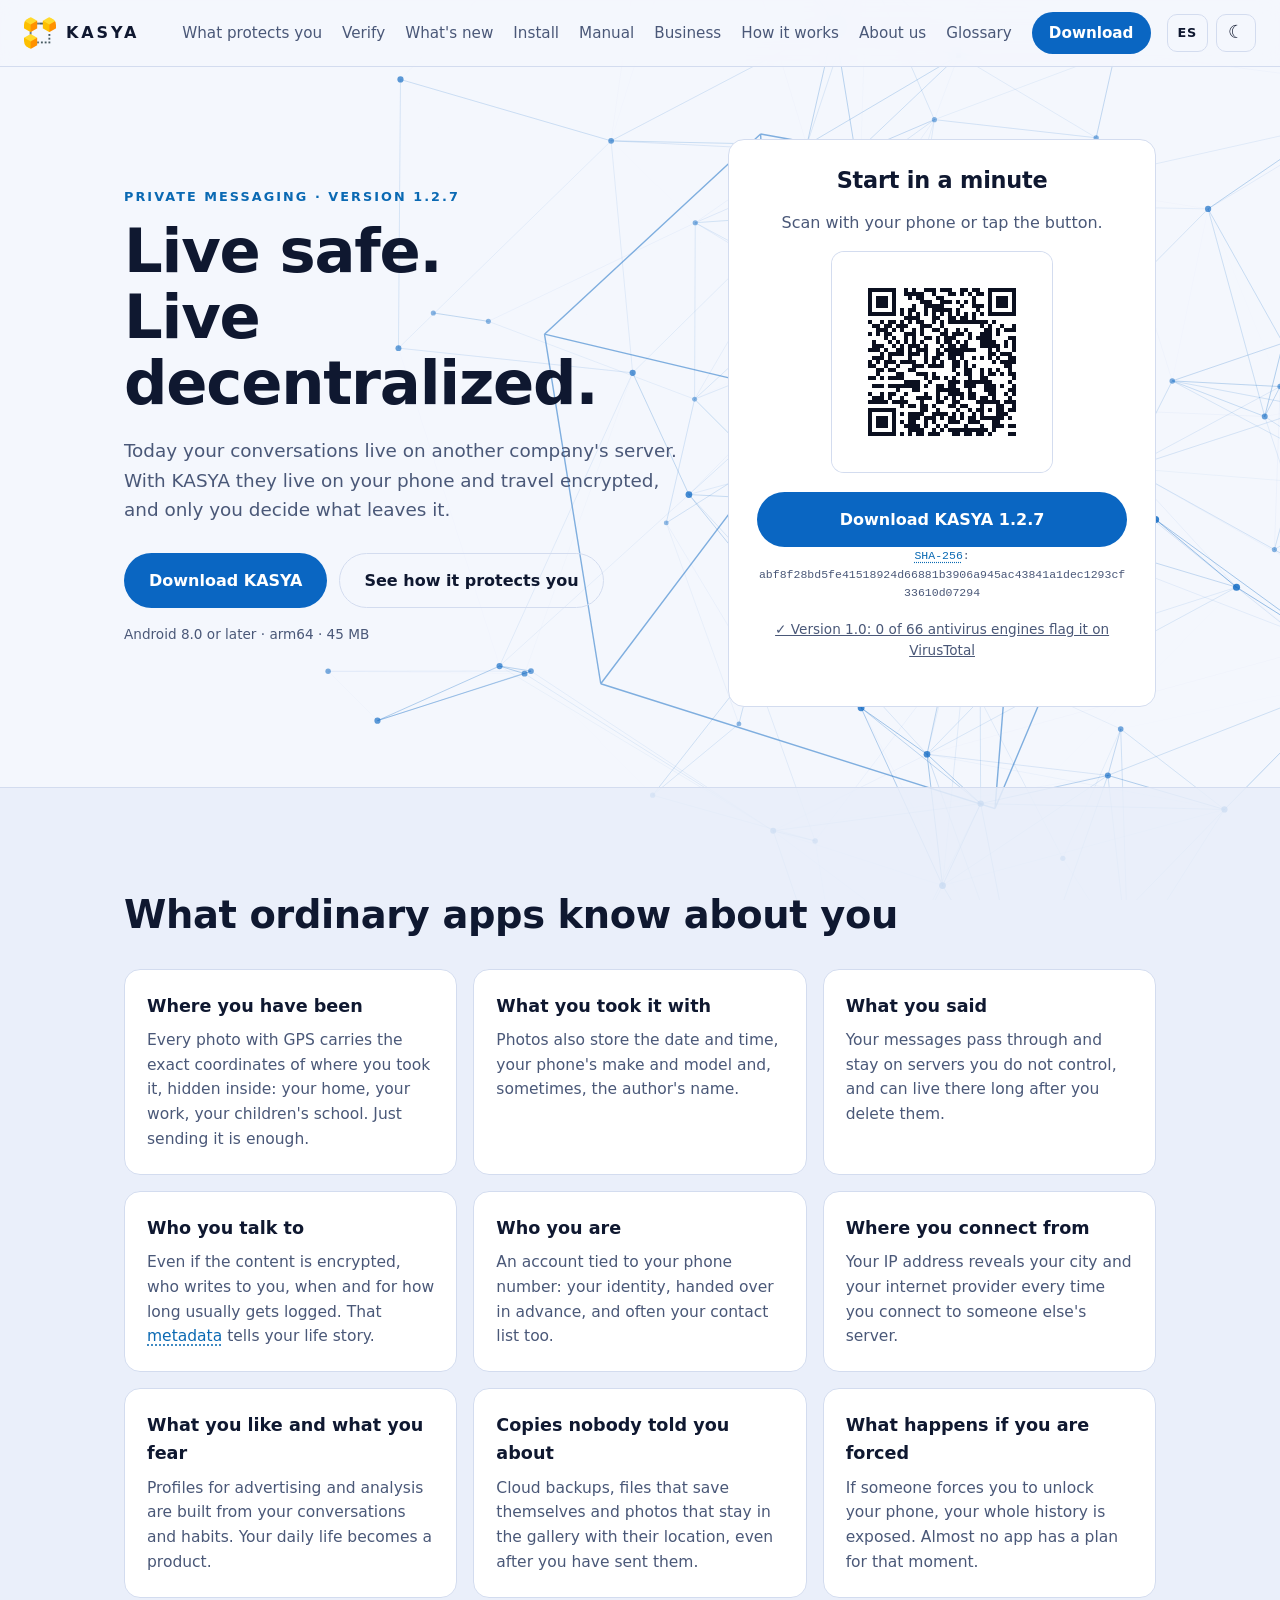
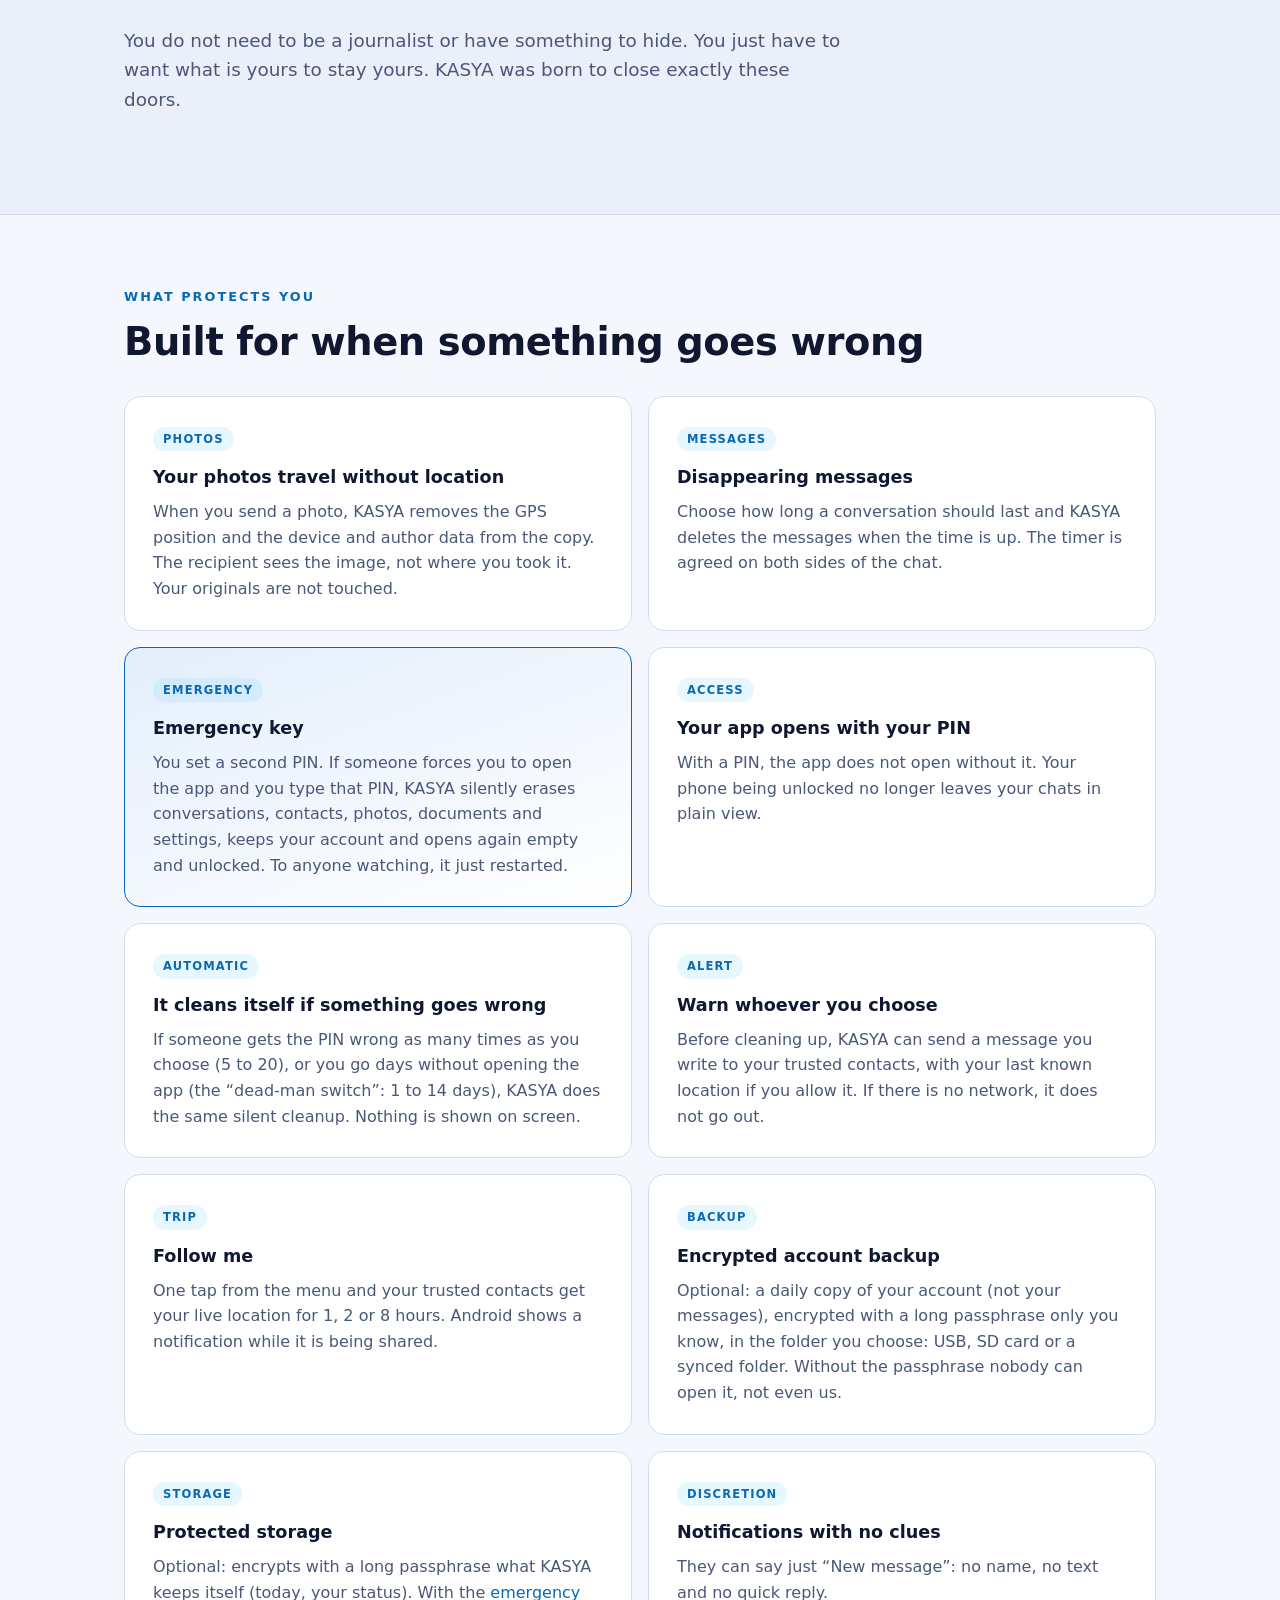
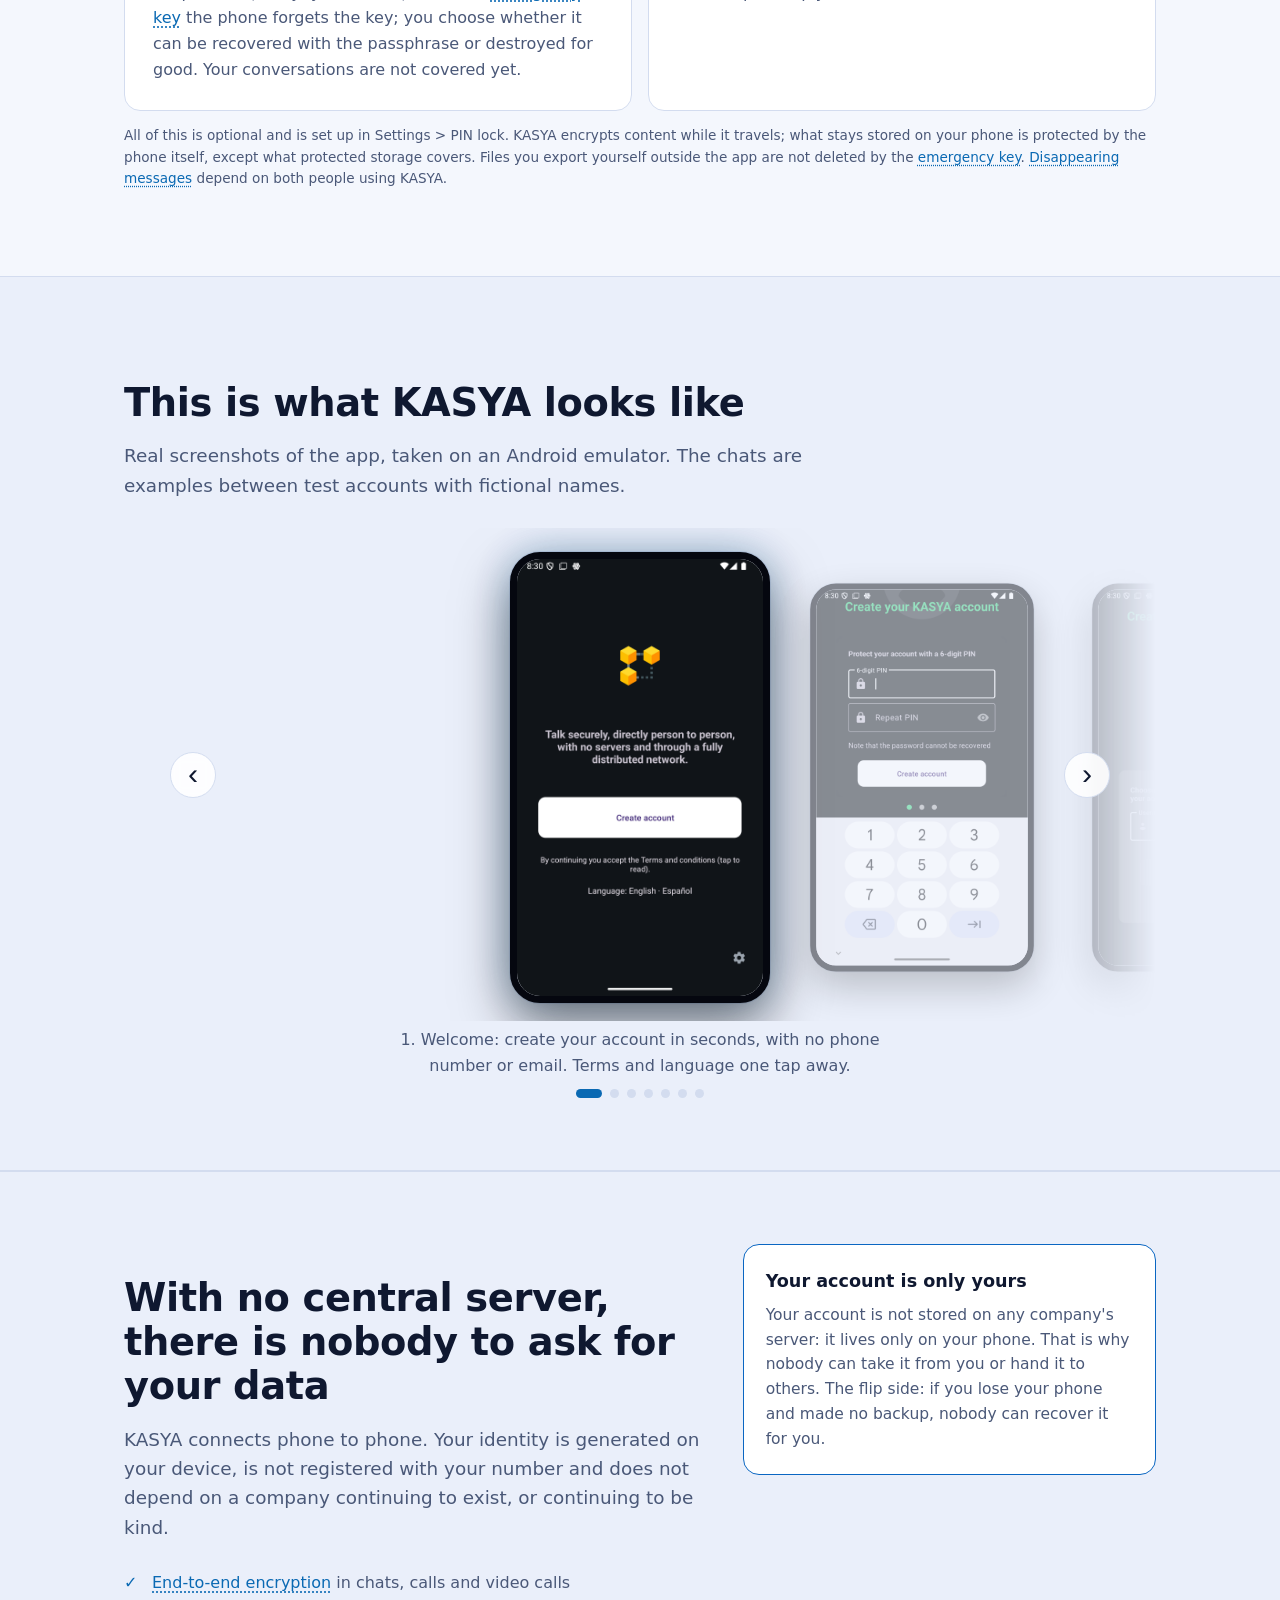
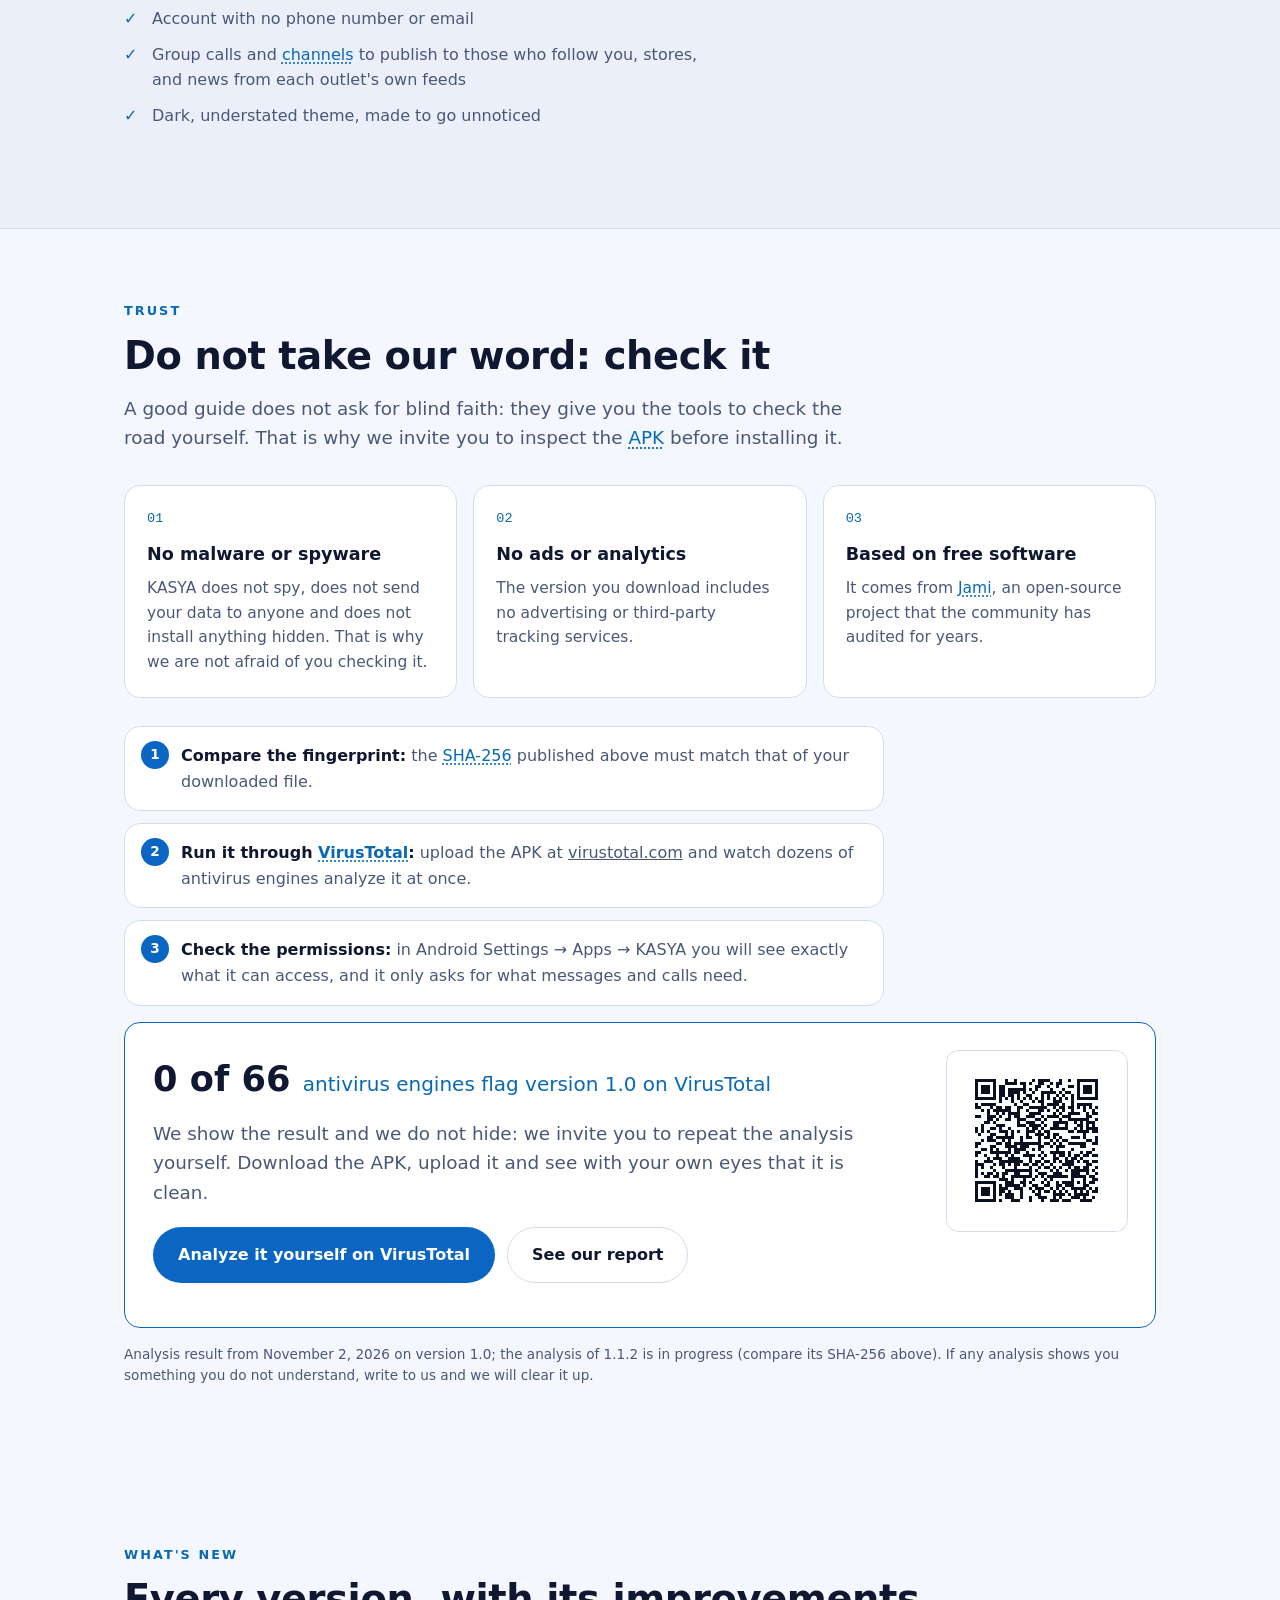
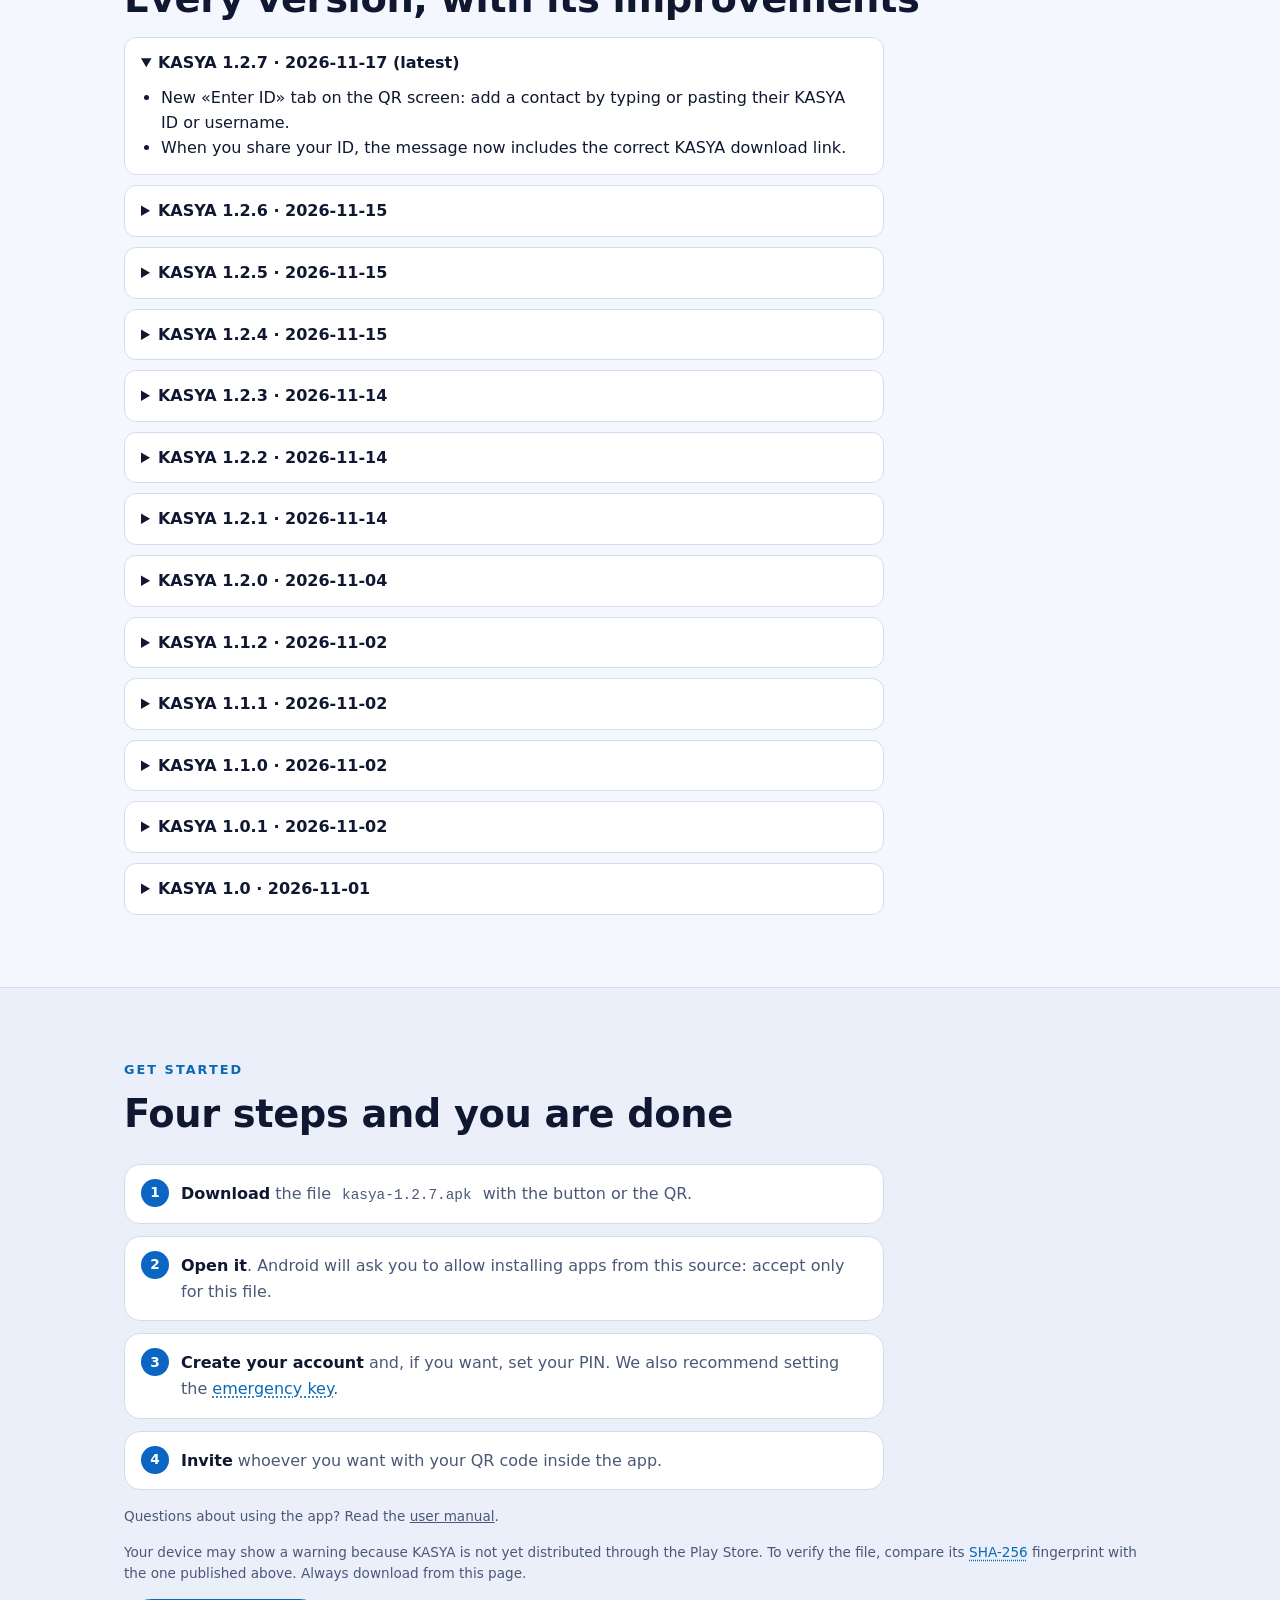
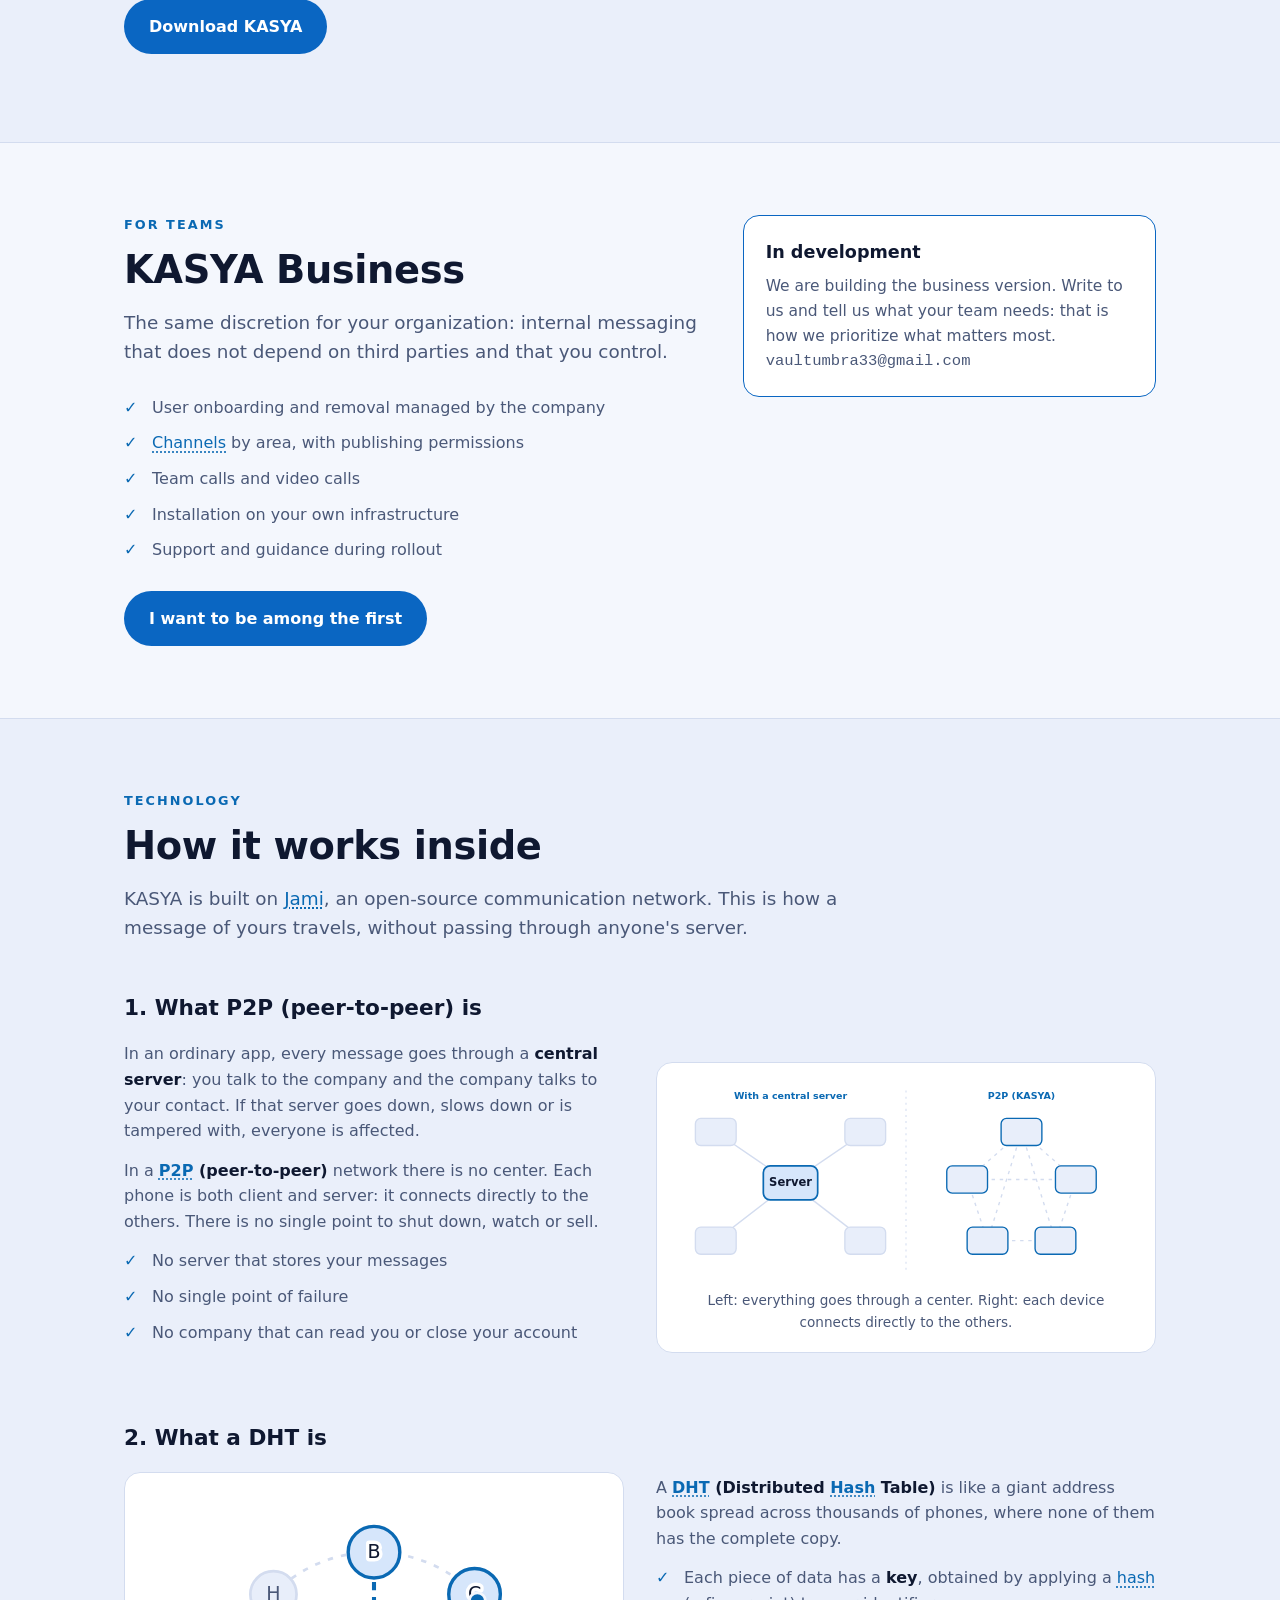
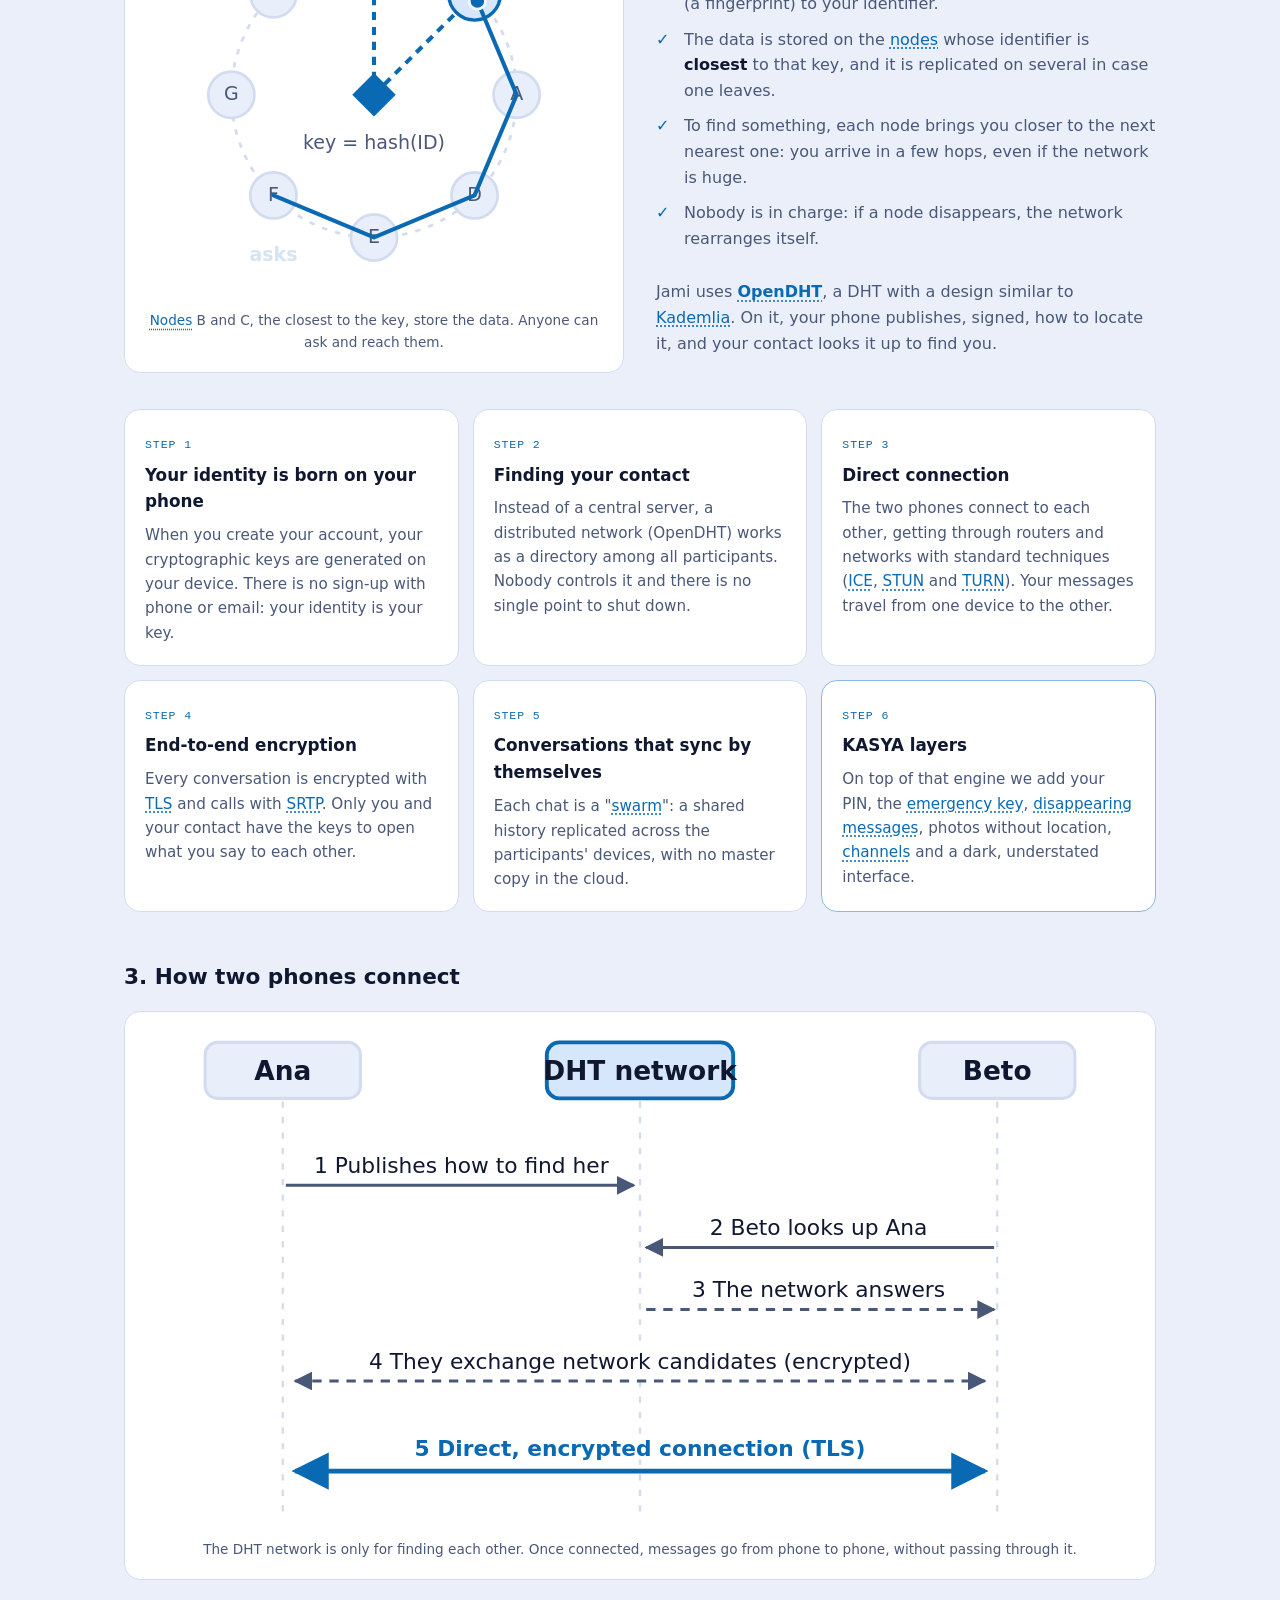
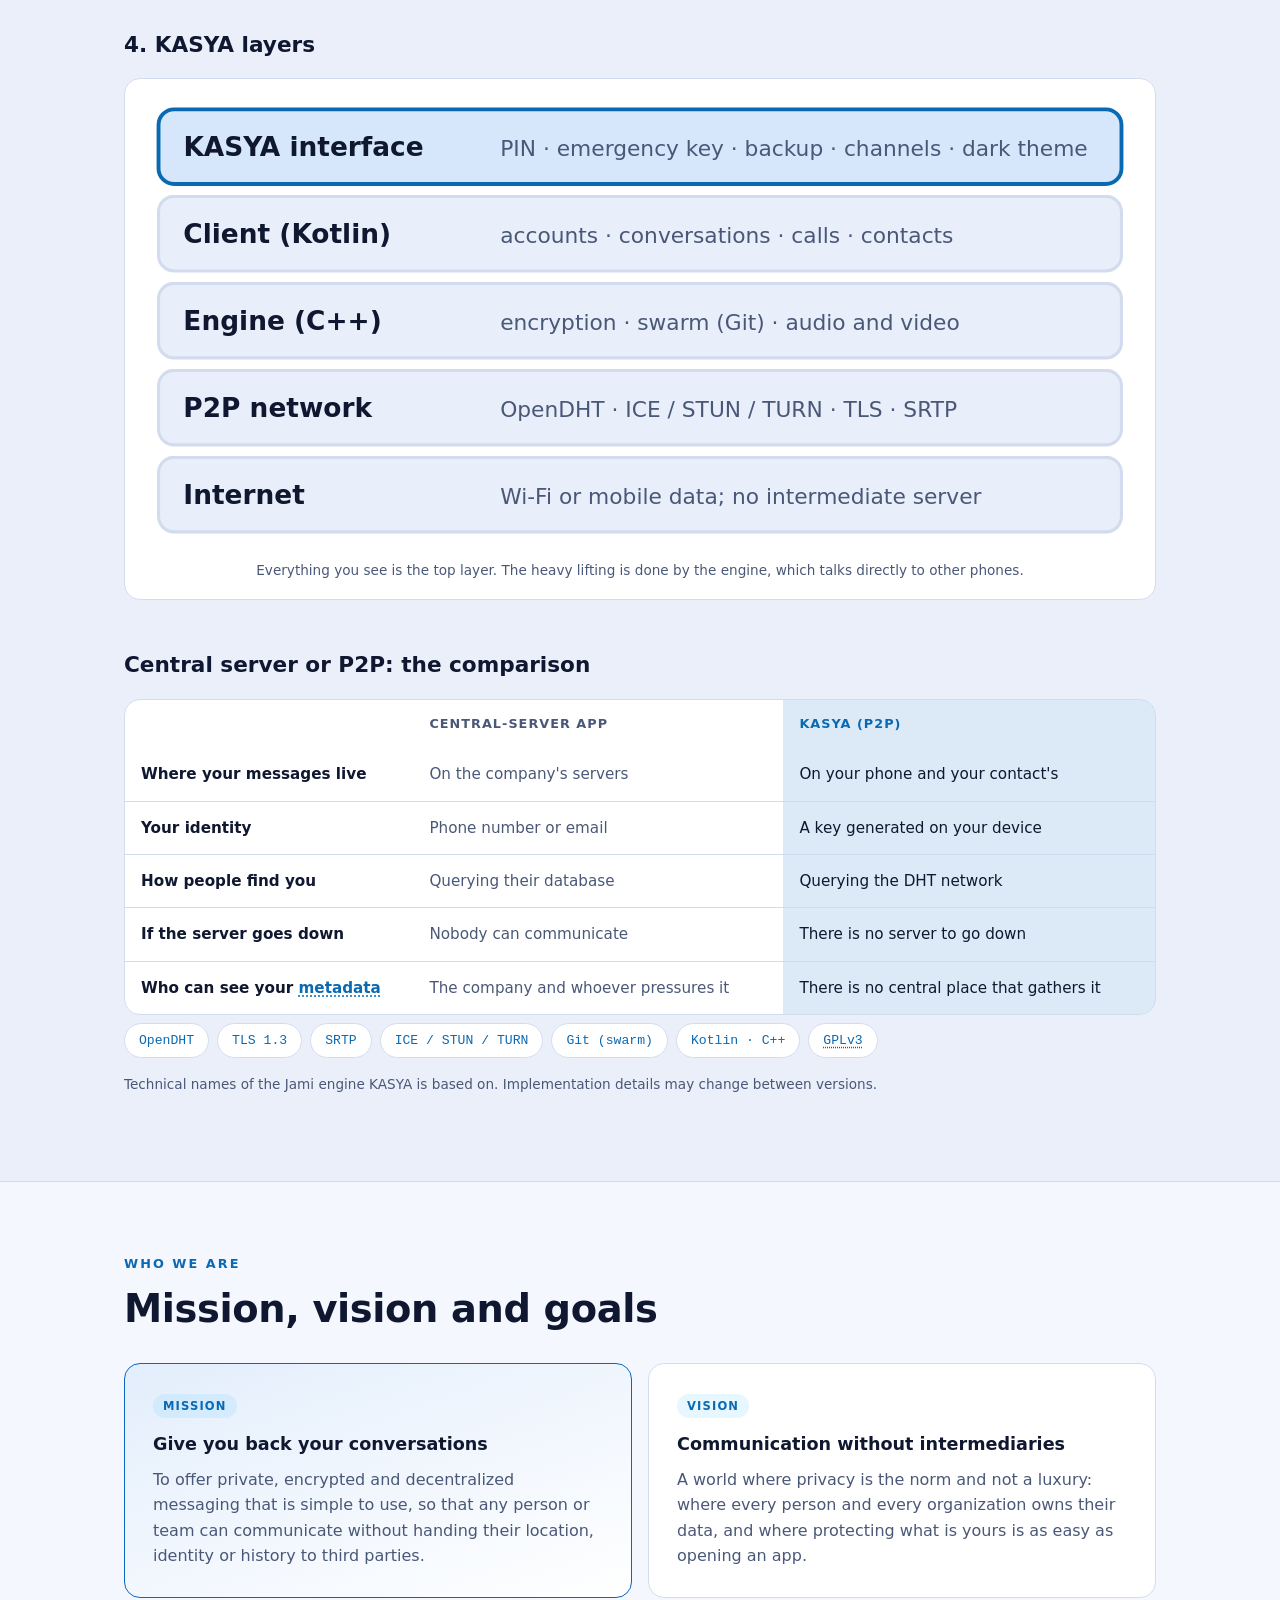
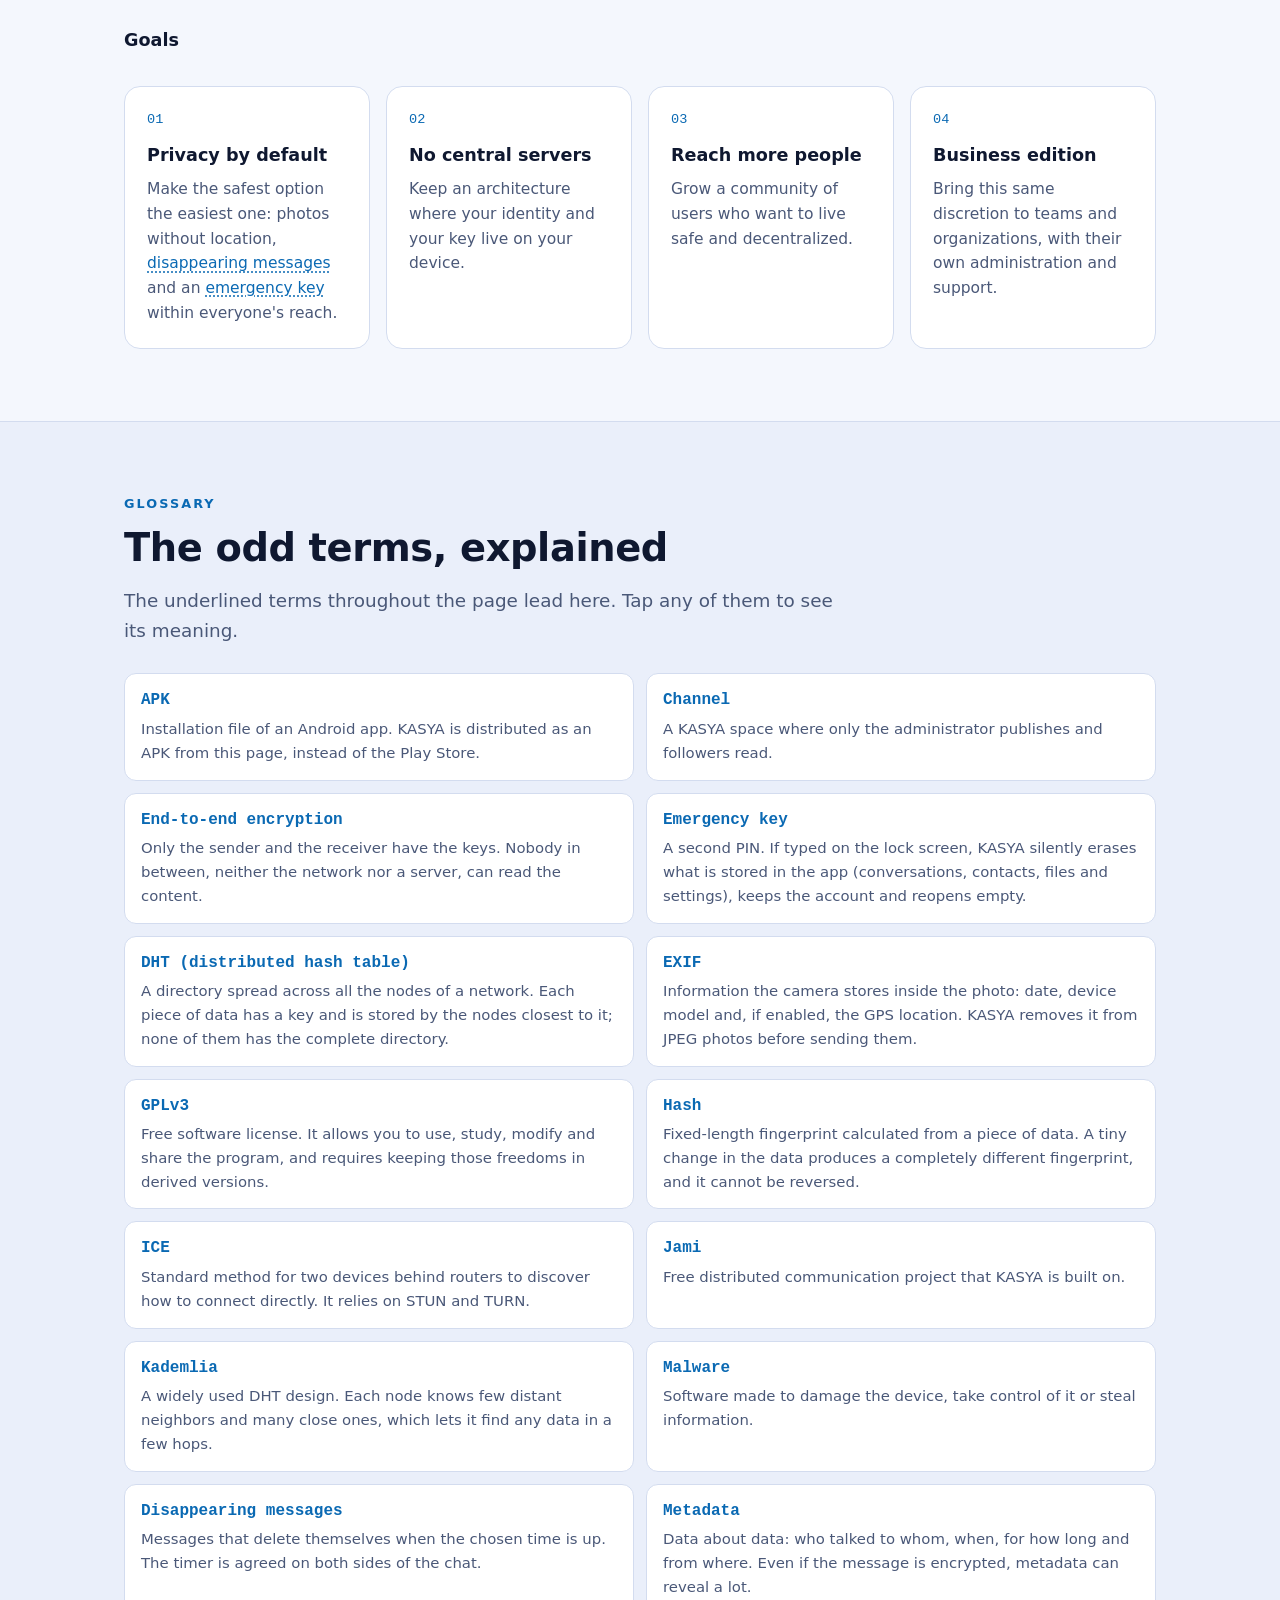
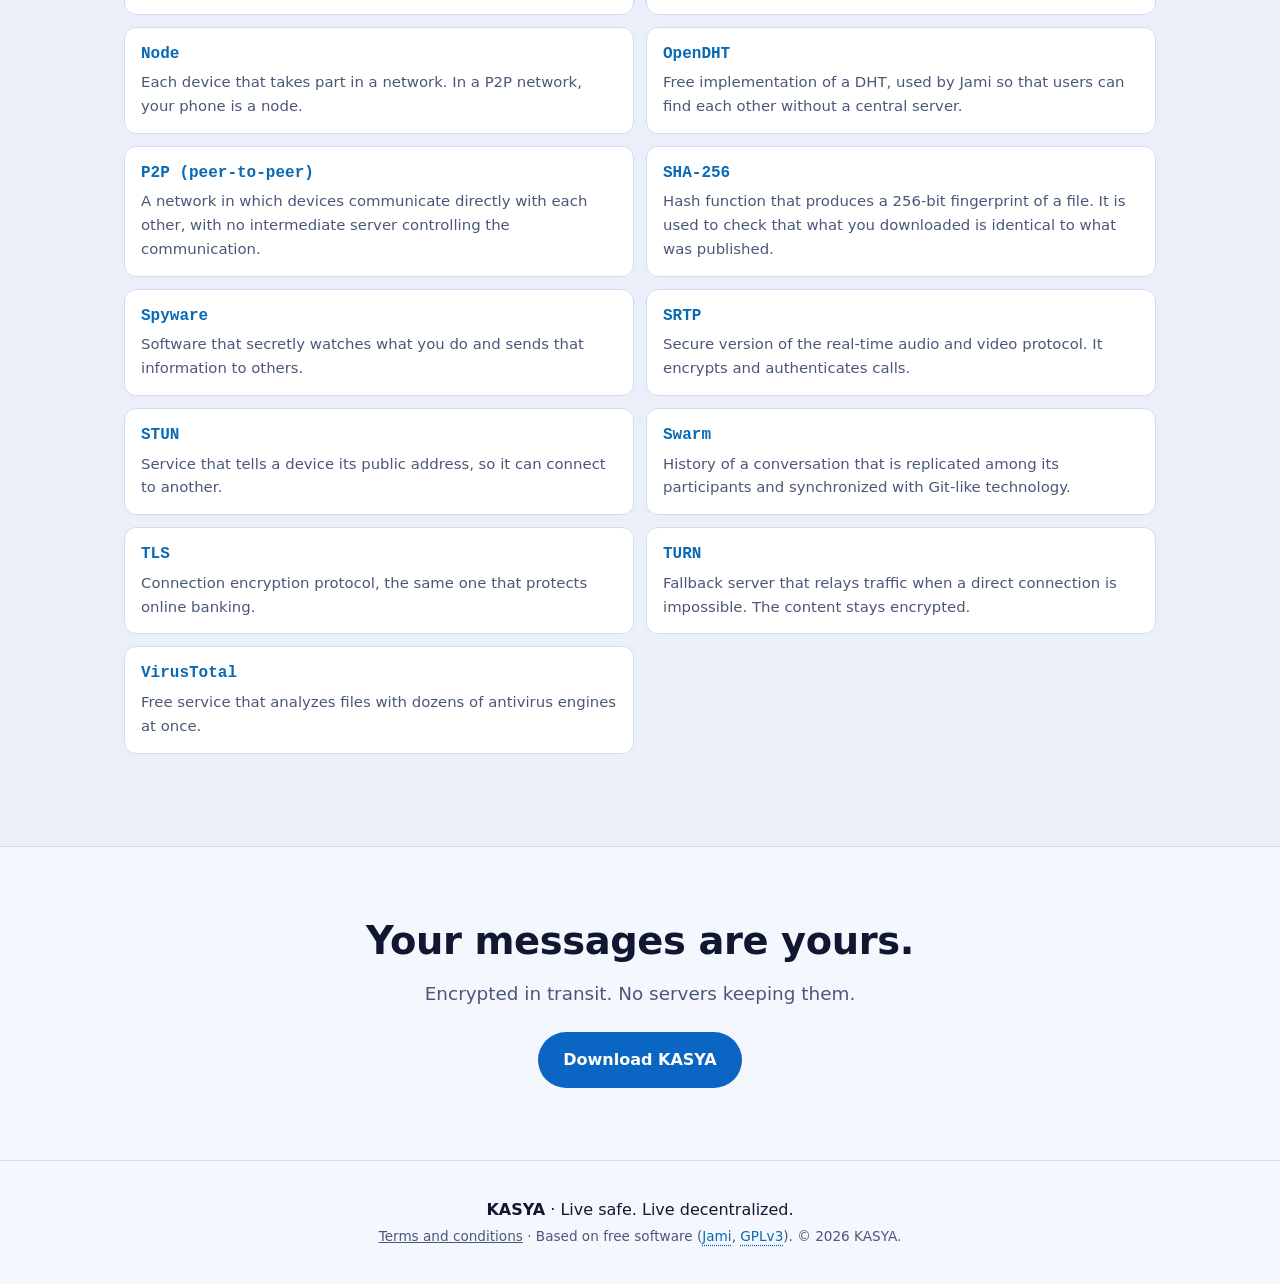
<file: index.html>
<!doctype html>
<html lang="es">
<head>
<meta charset="utf-8">
<meta name="viewport" content="width=device-width, initial-scale=1">
<title>KASYA — Vive seguro. Vive descentralizado.</title>
<meta name="description" content="KASYA es mensajería privada sin servidores centrales: fotos sin ubicación, mensajes temporales y clave de emergencia que borra todo. Descarga el APK.">
<link rel="canonical" href="https://vaultumbra33-droid.github.io/kasya/index.html">
<link rel="alternate" hreflang="es" href="https://vaultumbra33-droid.github.io/kasya/index.html">
<link rel="alternate" hreflang="en" href="https://vaultumbra33-droid.github.io/kasya/en/index.html">
<link rel="alternate" hreflang="x-default" href="https://vaultumbra33-droid.github.io/kasya/index.html">
<meta property="og:url" content="https://vaultumbra33-droid.github.io/kasya/index.html">
<meta property="og:site_name" content="KASYA">
<meta property="og:locale" content="es_MX">
<meta property="og:image" content="https://vaultumbra33-droid.github.io/kasya/assets/icon.png">
<meta name="twitter:card" content="summary">
<meta name="robots" content="index,follow">
<meta name="theme-color" content="#0b1020">
<meta property="og:title" content="KASYA — Vive seguro. Vive descentralizado.">
<meta property="og:description" content="Fotos sin ubicación, mensajes temporales y clave de emergencia. Sin servidores centrales.">
<meta property="og:type" content="website">
<link rel="icon" href="assets/icon.png">
<link rel="stylesheet" href="assets/style.css?v=20261102m">
<script>document.documentElement.classList.add('js');try{if(!localStorage.getItem('kasya-lang')&&/^en/i.test(navigator.language||'')&&!location.hash){localStorage.setItem('kasya-lang','en');location.replace('en/index.html')}var t=localStorage.getItem('kasya-theme');if(!t)t=matchMedia('(prefers-color-scheme: light)').matches?'light':'dark';document.documentElement.setAttribute('data-theme',t)}catch(e){document.documentElement.setAttribute('data-theme','dark')}</script>
</head>
<body>

<header class="nav">
  <a class="brand" href="#top"><img src="assets/icon.png" alt="" width="32" height="32"><span>KASYA</span></a>
    <nav id="menu">
    <a href="#protege">Qué te protege</a>
    <a href="#verifica">Verifica</a>
    <a href="#novedades">Novedades</a>
    <a href="#instalar">Instalar</a>
    <a href="manual.html">Manual</a>
    <a href="#empresas">Empresas</a>
    <a href="#tecnologia">Cómo funciona</a>
    <a href="#nosotros">Nosotros</a>
    <a href="#glosario">Glosario</a>
    <a class="btn btn-small" href="#descargar">Descargar</a>
  </nav>
  <div class="nav-tools">
    <a class="lang-btn" href="en/index.html" hreflang="en" lang="en" title="English" aria-label="View in English">EN</a>
    <button class="theme-btn" id="theme-btn" type="button" aria-label="Cambiar entre modo oscuro y claro" title="Modo oscuro / claro">☀</button>
    <button class="menu-btn" id="menu-btn" type="button" aria-label="Abrir menú" aria-expanded="false" aria-controls="menu">☰</button>
  </div>
</header>

<main id="top">

  <section class="hero">
    <div class="hero-copy">
      <p class="eyebrow">Mensajería privada · Versión <span data-version>1.0</span></p>
      <h1>Vive seguro.<br>Vive descentralizado.</h1>
      <p class="lead">Hoy tus conversaciones viven en el servidor de otra empresa. Con KASYA viven en tu teléfono y viajan cifradas,
        y solo tú decides qué sale de ahí.</p>
      <div class="cta">
        <a class="btn" id="download-btn" href="#descargar">Descargar KASYA</a>
        <a class="btn btn-ghost" href="#protege">Ver cómo te protege</a>
      </div>
      <p class="fine">Android 8.0 o superior · arm64 · <span data-size>~ MB</span></p>
    </div>
    <div class="hero-card" id="descargar">
      <h2>Empieza en un minuto</h2>
      <p>Escanea con tu celular o toca el botón.</p>
      <div class="qr-wrap"><canvas id="qr" width="220" height="220" aria-label="Código QR de descarga"></canvas><p id="qr-fallback" class="fine" hidden>QR no disponible: usa el botón.</p></div>
      <a class="btn btn-block" id="download-btn-2" href="#">Descargar KASYA <span data-version>1.0</span></a>
      <p class="fine mono" id="sha"><a class="term" href="#g-sha">SHA-256</a>: <span data-sha>pendiente</span></p>
      <p class="fine"><a href="https://www.virustotal.com/gui/file/87adae7544fa2b68c842c85ddf21469ecbb16cf142b6f059fce0ee2dab5877d4" target="_blank" rel="noopener">✓ Versión 1.0: 0 de 66 antivirus lo marcan en VirusTotal</a></p>
    </div>
  </section>

  <section class="band">
    <div class="wrap">
      <p class="eyebrow">El problema</p>
      <h2>Lo que las apps normales saben de ti</h2>
      <div class="grid three">
        <article class="card"><h3>Dónde estuviste</h3><p>Cada foto con GPS lleva escondidas las coordenadas exactas de donde la tomaste: tu casa, tu trabajo, la escuela de tus hijos. Basta con enviarla.</p></article>
        <article class="card"><h3>Con qué la tomaste</h3><p>Las fotos también guardan la fecha y la hora, la marca y el modelo de tu teléfono y, a veces, el nombre del autor.</p></article>
        <article class="card"><h3>Qué dijiste</h3><p>Tus mensajes pasan y se quedan en servidores que no controlas, y pueden vivir ahí mucho después de que tú los borras.</p></article>
        <article class="card"><h3>Con quién hablas</h3><p>Aunque el contenido vaya cifrado, quién te escribe, cuándo y cuánto tiempo hablan suele quedar registrado. Esos <a class="term" href="#g-metadatos">metadatos</a> cuentan tu vida.</p></article>
        <article class="card"><h3>Quién eres</h3><p>Una cuenta ligada a tu número de teléfono: tu identidad, entregada de antemano, y a menudo también tu lista de contactos.</p></article>
        <article class="card"><h3>Desde dónde te conectas</h3><p>Tu dirección IP revela tu ciudad y tu proveedor de internet cada vez que te conectas a un servidor ajeno.</p></article>
        <article class="card"><h3>Qué te gusta y qué temes</h3><p>Con tus conversaciones y hábitos se arman perfiles para publicidad y análisis. Tu vida diaria se vuelve un producto.</p></article>
        <article class="card"><h3>Copias que nadie te dijo</h3><p>Respaldos en la nube, archivos que se guardan solos y fotos que se quedan en la galería con todo y ubicación, aunque ya las hayas enviado.</p></article>
        <article class="card"><h3>Qué pasa si te obligan</h3><p>Si alguien te fuerza a desbloquear tu teléfono, toda tu historia queda a la vista. Casi ninguna app tiene un plan para ese momento.</p></article>
      </div>
      <p class="lead narrow topgap">No hace falta ser periodista ni tener algo que ocultar. Basta con querer que lo tuyo sea tuyo. KASYA nace para cerrar justo estas puertas.</p>
    </div>
  </section>

  <section id="protege" class="wrap section">
    <p class="eyebrow">Lo que te protege</p>
    <h2>Pensada para cuando algo sale mal</h2>
    <div class="grid two">
      <article class="card big">
        <span class="badge">Fotos</span>
        <h3>Tus fotos viajan sin ubicación</h3>
        <p>Al enviar una foto, KASYA quita de la copia la posición GPS y los datos del equipo y del autor. Quien la recibe ve la imagen, no dónde la tomaste. Tus originales no se tocan.</p>
      </article>
      <article class="card big">
        <span class="badge">Mensajes</span>
        <h3>Mensajes temporales</h3>
        <p>Elige cuánto debe durar una conversación y KASYA borra los mensajes cuando se cumple el tiempo. El temporizador queda acordado en ambos lados del chat.</p>
      </article>
      <article class="card big accent">
        <span class="badge">Emergencia</span>
        <h3>Clave de emergencia</h3>
        <p>Defines un segundo PIN. Si alguien te obliga a abrir la app y escribes ese PIN, KASYA borra en silencio conversaciones, contactos, fotos, documentos y ajustes, conserva tu cuenta y vuelve a abrir vacía y desbloqueada. Para quien mira, solo se reinició.</p>
      </article>
      <article class="card big">
        <span class="badge">Acceso</span>
        <h3>Tu app se abre con tu PIN</h3>
        <p>Con PIN, la app no abre sin él. Tu teléfono desbloqueado ya no deja tus chats a la vista.</p>
      </article>
      <article class="card big">
        <span class="badge">Automático</span>
        <h3>Se limpia solo si algo sale mal</h3>
        <p>Si alguien falla el PIN el número de veces que elijas (de 5 a 20), o si pasas días sin abrir la app (la «mano muerta»: de 1 a 14 días), KASYA hace la misma limpieza silenciosa. Sin avisos en pantalla.</p>
      </article>
      <article class="card big">
        <span class="badge">Alerta</span>
        <h3>Avisa a quien tú elijas</h3>
        <p>Antes de limpiar, KASYA puede enviar un mensaje que tú escribes a tus contactos de confianza, con tu última ubicación conocida si lo permites. Si no hay red, no sale.</p>
      </article>
      <article class="card big">
        <span class="badge">Viaje</span>
        <h3>Sígueme</h3>
        <p>Un toque desde el menú y tus contactos de confianza reciben tu ubicación en vivo durante 1, 2 u 8 horas. Android muestra una notificación mientras se comparte.</p>
      </article>
      <article class="card big">
        <span class="badge">Respaldo</span>
        <h3>Respaldo cifrado de tu cuenta</h3>
        <p>Opcional: una copia diaria de tu cuenta (no de tus mensajes), cifrada con una frase larga que solo tú sabes, en la carpeta que elijas: USB, tarjeta SD o una carpeta sincronizada. Sin la frase nadie puede abrirla, ni nosotros.</p>
      </article>
      <article class="card big">
        <span class="badge">Almacenamiento</span>
        <h3>Almacenamiento protegido</h3>
        <p>Opcional: cifra con una frase larga lo que KASYA guarda por sí misma (hoy, tu estado). Con la <a class="term" href="#g-clave-emergencia">clave de emergencia</a> el teléfono olvida la llave; tú eliges si se recupera con la frase o se destruye para siempre. Tus conversaciones todavía no entran aquí.</p>
      </article>
      <article class="card big">
        <span class="badge">Discreción</span>
        <h3>Notificaciones sin pistas</h3>
        <p>Pueden decir solo «Mensaje nuevo»: sin nombre, sin texto y sin respuesta rápida.</p>
      </article>
    </div>
    <p class="fine">Todo esto es opcional y se configura en Ajustes > Bloqueo con PIN. KASYA cifra el contenido mientras viaja; lo que queda guardado en tu teléfono lo protege el propio teléfono, salvo lo que cubra el almacenamiento protegido. Los archivos que tú mismo exportes fuera de la app no se borran con la <a class="term" href="#g-clave-emergencia">clave de emergencia</a>. Los <a class="term" href="#g-mensajes-temporales">mensajes temporales</a> dependen de que ambas personas usen KASYA.</p>
  </section>

  <section id="capturas" class="band" hidden>
    <div class="wrap">
      <p class="eyebrow">La app por dentro</p>
      <h2>Así se ve KASYA</h2>
      <p class="lead narrow">Capturas reales de la app, tomadas en un emulador Android. Los chats son de ejemplo, entre cuentas de prueba con nombres ficticios.</p>
      <div class="carousel">
        <button class="shots-nav" id="shots-prev" type="button" aria-label="Captura anterior">&#8249;</button>
        <div class="shots" id="shots" role="region" aria-label="Capturas de la app"></div>
        <button class="shots-nav" id="shots-next" type="button" aria-label="Captura siguiente">&#8250;</button>
      </div>
      <p class="shots-cap" id="shots-cap" aria-live="polite"></p>
      <div class="shots-dots" id="shots-dots"></div>
    </div>
  </section>

  <section id="descentralizado" class="band">
    <div class="wrap enterprise">
      <div>
        <p class="eyebrow">Descentralizado de verdad</p>
        <h2>Sin servidor central, no hay a quién pedirle tus datos</h2>
        <p class="lead">KASYA conecta teléfono con teléfono. Tu identidad se genera en tu dispositivo, no se registra con tu número y no depende de que una empresa siga existiendo, o siga siendo amable.</p>
        <ul class="ticks">
          <li><a class="term" href="#g-cifrado-e2e">Cifrado de punta a punta</a> en chats, llamadas y videollamadas</li>
          <li>Cuenta sin teléfono ni correo</li>
          <li>Llamadas de grupo y <a class="term" href="#g-canal">canales</a> para publicar a quien te sigue, tiendas y noticias de los feeds de cada medio</li>
          <li>Tema oscuro y sobrio, hecho para pasar desapercibido</li>
        </ul>
      </div>
      <div class="card ent-card">
        <h3>Tu cuenta es solo tuya</h3>
        <p>Tu cuenta no se guarda en el servidor de ninguna empresa: vive solo en tu teléfono. Por eso nadie te la puede quitar ni entregar a otros. La otra cara: si pierdes el teléfono y no hiciste un respaldo, nadie puede recuperarla por ti.</p>
      </div>
    </div>
  </section>

  <section id="verifica" class="wrap section">
    <p class="eyebrow">Confianza</p>
    <h2>No nos creas: compruébalo</h2>
    <p class="lead narrow">Un buen guía no te pide fe ciega: te entrega las herramientas para que tú mismo verifiques el camino.
      Por eso te invitamos a revisar el <a class="term" href="#g-apk">APK</a> antes de instalarlo.</p>
    <div class="grid three">
      <article class="card"><span class="num">01</span><h3>Sin malware ni spyware</h3><p>KASYA no espía, no envía tus datos a nadie y no instala nada oculto. Por eso no tememos que lo revises.</p></article>
      <article class="card"><span class="num">02</span><h3>Sin anuncios ni analíticas</h3><p>La versión que descargas no incluye publicidad ni servicios de seguimiento de terceros.</p></article>
      <article class="card"><span class="num">03</span><h3>Basado en software libre</h3><p>Nace de <a class="term" href="#g-jami">Jami</a>, un proyecto de código abierto que la comunidad lleva años auditando.</p></article>
    </div>
    <ol class="steps">
      <li><strong>Compara la huella:</strong> el <a class="term" href="#g-sha">SHA-256</a> publicado arriba debe coincidir con el de tu archivo descargado.</li>
      <li><strong>Pásalo por <a class="term" href="#g-virustotal">VirusTotal</a>:</strong> sube el APK en <a href="https://www.virustotal.com/gui/home/upload" target="_blank" rel="noopener">virustotal.com</a> y ve cómo lo analizan decenas de antivirus a la vez.</li>
      <li><strong>Revisa los permisos:</strong> en Ajustes de Android → Apps → KASYA verás exactamente a qué tiene acceso, y solo pide lo necesario para mensajes y llamadas.</li>
    </ol>
    <div class="vt">
      <canvas id="qr-vt" class="vt-qr" width="180" height="180" data-url="https://www.virustotal.com/gui/file/87adae7544fa2b68c842c85ddf21469ecbb16cf142b6f059fce0ee2dab5877d4" aria-label="Código QR del reporte de VirusTotal"></canvas>
      <p class="vt-score"><strong>0 de 66</strong> antivirus marcan la versión 1.0 en VirusTotal</p>
      <p class="lead narrow">Presumimos el resultado y no nos escondemos: te invitamos a repetir el análisis tú mismo. Descarga el APK, súbelo y mira con tus propios ojos que está limpio.</p>
      <div class="cta">
        <a class="btn" href="https://www.virustotal.com/gui/home/upload" target="_blank" rel="noopener">Analízalo tú mismo en VirusTotal</a>
        <a class="btn btn-ghost" href="https://www.virustotal.com/gui/file/87adae7544fa2b68c842c85ddf21469ecbb16cf142b6f059fce0ee2dab5877d4" target="_blank" rel="noopener">Ver nuestro reporte</a>
      </div>
    </div>
    <p class="fine">Resultado del análisis del 2 de noviembre de 2026 sobre la versión 1.0; el análisis de la 1.1.2 está en curso (compara su SHA-256 arriba). Si algún análisis te muestra algo que no entiendas, escríbenos y lo aclaramos.</p>
  </section>

  <section id="novedades" class="wrap section">
    <p class="eyebrow">Novedades</p>
    <h2>Cada versión, con sus mejoras</h2>
    <div id="changelog" class="changelog"></div>
  </section>

  <section id="instalar" class="band"><div class="wrap">
    <p class="eyebrow">Empezar</p>
    <h2>Cuatro pasos y listo</h2>
    <ol class="steps">
      <li><strong>Descarga</strong> el archivo <code>kasya-<span data-version>1.0</span>.apk</code> con el botón o el QR.</li>
      <li><strong>Ábrelo</strong>. Android te pedirá permitir instalar apps de esta fuente: acepta solo para este archivo.</li>
      <li><strong>Crea tu cuenta</strong> y, si quieres, define tu PIN. Te recomendamos definir también la <a class="term" href="#g-clave-emergencia">clave de emergencia</a>.</li>
      <li><strong>Invita</strong> a quien quieras con tu código QR dentro de la app.</li>
    </ol>
    <p class="fine">¿Dudas al usar la app? Lee el <a href="manual.html">manual de usuario</a>.</p>
    <p class="fine">Tu equipo puede mostrar un aviso porque KASYA aún no se distribuye por Play Store. Para verificar el archivo, compara su huella <a class="term" href="#g-sha">SHA-256</a> con la publicada arriba. Descarga siempre desde esta página.</p>
    <div class="cta"><a class="btn" href="#descargar">Descargar KASYA</a></div>
  </div></section>

  <section id="empresas" class="wrap section">
    <div class="enterprise">
      <div>
        <p class="eyebrow">Para equipos</p>
        <h2>KASYA Empresarial</h2>
        <p class="lead narrow">La misma discreción para tu organización: mensajería interna que no depende de terceros
          y que tú controlas.</p>
        <ul class="ticks">
          <li>Alta y baja de usuarios administrada por la empresa</li>
          <li><a class="term" href="#g-canal">Canales</a> por área, con permisos de publicación</li>
          <li>Llamadas y videollamadas de equipo</li>
          <li>Instalación en infraestructura propia</li>
          <li>Soporte y acompañamiento en la implementación</li>
        </ul>
        <a class="btn" href="mailto:vaultumbra33@gmail.com?subject=KASYA%20Empresarial">Quiero ser de los primeros</a>
      </div>
      <div class="card ent-card">
        <h3>En desarrollo</h3>
        <p>Estamos construyendo la versión empresarial. Escríbenos y cuéntanos qué necesita tu equipo: así priorizamos lo que más importa.</p>
        <p class="mono fine">vaultumbra33@gmail.com</p>
      </div>
    </div>
  </section>

  <section id="tecnologia" class="band"><div class="wrap">
    <p class="eyebrow">Tecnología</p>
    <h2>Cómo funciona por dentro</h2>
    <p class="lead narrow">KASYA se construye sobre <a class="term" href="#g-jami">Jami</a>, una red de comunicación de código abierto. Así viaja un mensaje tuyo, sin pasar por el servidor de nadie.</p>

    <h3 class="sub">1. Qué es P2P (de igual a igual)</h3>
    <div class="twocol">
      <div>
        <p>En una app normal, todos los mensajes pasan por un <strong>servidor central</strong>: tú le hablas a la empresa y la empresa le habla a tu contacto. Si ese servidor cae, se vuelve lento o es intervenido, todos quedan afectados.</p>
        <p>En una red <strong><a class="term" href="#g-p2p">P2P</a> (peer-to-peer)</strong> no hay centro. Cada teléfono es a la vez cliente y servidor: se conecta directamente con los demás. No hay un único punto que apagar, vigilar o vender.</p>
        <ul class="ticks">
          <li>Sin servidor que guarde tus mensajes</li>
          <li>Sin un punto único de falla</li>
          <li>Sin empresa que pueda leerte o cerrarte la cuenta</li>
        </ul>
      </div>
      <figure class="diagram">
        <svg viewBox="0 0 680 290" role="img" aria-labelledby="t1 d1">
          <title id="t1">Red con servidor central frente a red P2P</title>
          <desc id="d1">A la izquierda, cuatro teléfonos conectados a un servidor central. A la derecha, cinco teléfonos conectados directamente entre sí.</desc>
          <text class="d-a" x="170" y="26" text-anchor="middle">Con servidor central</text>
          <text class="d-a" x="510" y="26" text-anchor="middle">P2P (KASYA)</text>
          <line class="d-sep" x1="340" y1="14" x2="340" y2="280"/>
          <g class="d-line">
            <line x1="60" y1="75" x2="170" y2="150"/><line x1="280" y1="75" x2="170" y2="150"/>
            <line x1="60" y1="235" x2="170" y2="150"/><line x1="280" y1="235" x2="170" y2="150"/>
          </g>
          <rect class="d-hot" x="130" y="125" width="80" height="50" rx="10"/>
          <text class="d-t" x="170" y="155" text-anchor="middle">Servidor</text>
          <g class="d-node-g">
            <rect class="d-node" x="30" y="55" width="60" height="40" rx="8"/><rect class="d-node" x="250" y="55" width="60" height="40" rx="8"/>
            <rect class="d-node" x="30" y="215" width="60" height="40" rx="8"/><rect class="d-node" x="250" y="215" width="60" height="40" rx="8"/>
          </g>
          <g class="d-line d-flow">
            <line x1="510" y1="75" x2="430" y2="145"/><line x1="510" y1="75" x2="590" y2="145"/>
            <line x1="430" y1="145" x2="590" y2="145"/><line x1="430" y1="145" x2="460" y2="235"/>
            <line x1="590" y1="145" x2="560" y2="235"/><line x1="460" y1="235" x2="560" y2="235"/>
            <line x1="510" y1="75" x2="460" y2="235"/><line x1="510" y1="75" x2="560" y2="235"/>
          </g>
          <g class="d-node-g">
            <rect class="d-node d-ok" x="480" y="55" width="60" height="40" rx="8"/><rect class="d-node d-ok" x="400" y="125" width="60" height="40" rx="8"/>
            <rect class="d-node d-ok" x="560" y="125" width="60" height="40" rx="8"/><rect class="d-node d-ok" x="430" y="215" width="60" height="40" rx="8"/>
            <rect class="d-node d-ok" x="530" y="215" width="60" height="40" rx="8"/>
          </g>
        </svg>
        <figcaption>Izquierda: todo pasa por un centro. Derecha: cada equipo se conecta directamente con los demás.</figcaption>
      </figure>
    </div>

    <h3 class="sub">2. Qué es una DHT</h3>
    <div class="twocol">
      <figure class="diagram">
        <svg viewBox="0 0 340 300" role="img" aria-labelledby="t2 d2">
          <title id="t2">Anillo de nodos de una tabla hash distribuida</title>
          <desc id="d2">Ocho nodos en un anillo. Una clave en el centro apunta a los dos nodos más cercanos, que son los que guardan el dato.</desc>
          <circle class="d-line" cx="170" cy="150" r="105" stroke-dasharray="4 6"/>
          <line class="d-acc" x1="170" y1="150" x2="170" y2="45" stroke-dasharray="6 5"/>
          <line class="d-acc" x1="170" y1="150" x2="244" y2="76" stroke-dasharray="6 5"/>
          <g>
            <circle class="d-node" cx="275" cy="150" r="17"/><circle class="d-node" cx="244" cy="224" r="17"/>
            <circle class="d-node" cx="170" cy="255" r="17"/><circle class="d-node" cx="96" cy="224" r="17"/>
            <circle class="d-node" cx="65" cy="150" r="17"/><circle class="d-node" cx="96" cy="76" r="17"/>
            <circle class="d-hot" cx="170" cy="45" r="19"/><circle class="d-hot" cx="244" cy="76" r="19"/>
          </g>
          <polygon class="d-key" points="170,134 186,150 170,166 154,150"/>
          <text class="d-m" x="170" y="190" text-anchor="middle">clave = hash(ID)</text>
          <text class="d-s" x="170" y="49" text-anchor="middle">B</text>
          <text class="d-s" x="244" y="80" text-anchor="middle">C</text>
          <text class="d-m" x="275" y="154" text-anchor="middle">A</text><text class="d-m" x="244" y="228" text-anchor="middle">D</text>
          <text class="d-m" x="170" y="259" text-anchor="middle">E</text><text class="d-m" x="96" y="228" text-anchor="middle">F</text>
          <text class="d-m" x="65" y="154" text-anchor="middle">G</text><text class="d-m" x="96" y="80" text-anchor="middle">H</text>
          <g class="dht-anim" aria-hidden="true">
            <path class="d-trail" d="M96 224 L170 255 L244 224 L275 150 L244 76" pathLength="100" stroke-dasharray="100" stroke-dashoffset="100">
              <animate attributeName="stroke-dashoffset" dur="8s" repeatCount="indefinite" calcMode="linear" keyTimes="0;0.5;0.9;1" values="100;0;0;100"/>
              <animate attributeName="opacity" dur="8s" repeatCount="indefinite" keyTimes="0;0.85;1" values="1;1;0"/>
            </path>
            <circle class="d-pkt" r="6" cx="0" cy="0">
              <animateMotion dur="8s" repeatCount="indefinite" calcMode="linear" keyTimes="0;0.5;1" keyPoints="0;1;1" path="M96 224 L170 255 L244 224 L275 150 L244 76"/>
              <animate attributeName="opacity" dur="8s" repeatCount="indefinite" keyTimes="0;0.02;0.5;0.56;1" values="0;1;1;0;0"/>
            </circle>
            <circle class="d-ring" cx="244" cy="76" r="19" fill="none"><animate attributeName="r" dur="8s" repeatCount="indefinite" keyTimes="0;0.5;0.8;1" values="19;19;46;46"/><animate attributeName="opacity" dur="8s" repeatCount="indefinite" keyTimes="0;0.5;0.52;0.8;1" values="0;0;.9;0;0"/></circle>
            <circle class="d-ring" cx="170" cy="45" r="19" fill="none"><animate attributeName="r" dur="8s" repeatCount="indefinite" keyTimes="0;0.56;0.86;1" values="19;19;46;46"/><animate attributeName="opacity" dur="8s" repeatCount="indefinite" keyTimes="0;0.56;0.58;0.86;1" values="0;0;.9;0;0"/></circle>
            <text class="d-a" x="96" y="272" text-anchor="middle">pregunta<animate attributeName="opacity" dur="8s" repeatCount="indefinite" keyTimes="0;0.02;0.45;0.5;1" values="0;1;1;0;0"/></text>
            <text class="d-a" x="262" y="22" text-anchor="middle">tienen el dato<animate attributeName="opacity" dur="8s" repeatCount="indefinite" keyTimes="0;0.5;0.56;0.85;0.92;1" values="0;0;1;1;0;0"/></text>
          </g>
        </svg>
        <figcaption>Los <a class="term" href="#g-nodo">nodos</a> B y C, los más cercanos a la clave, guardan el dato. Cualquiera puede preguntar y llegar a ellos.</figcaption>
      </figure>
      <div>
        <p>Una <strong><a class="term" href="#g-dht">DHT</a> (Distributed <a class="term" href="#g-hash">Hash</a> Table, tabla <a class="term" href="#g-hash">hash</a> distribuida)</strong> es como una agenda gigante repartida entre miles de teléfonos, donde ninguno la tiene completa.</p>
        <ul class="ticks">
          <li>Cada dato tiene una <strong>clave</strong>, que sale de aplicar un hash (una huella) a tu identificador.</li>
          <li>El dato se guarda en los <a class="term" href="#g-nodo">nodos</a> cuyo identificador queda <strong>más cerca</strong> de esa clave, y se replica en varios por si alguno se va.</li>
          <li>Para encontrar algo, cada nodo te acerca al siguiente más cercano: llegas en pocos saltos, aunque la red sea enorme.</li>
          <li>Nadie manda: si un nodo desaparece, la red se reacomoda sola.</li>
        </ul>
        <p>Jami usa <strong><a class="term" href="#g-opendht">OpenDHT</a></strong>, una DHT de diseño similar a <a class="term" href="#g-kademlia">Kademlia</a>. En ella tu teléfono publica, de forma firmada, cómo localizarlo, y tu contacto la consulta para encontrarte.</p>
      </div>
    </div>
    <ol class="journey tech">
      <li><span class="stage">Paso 1</span><h3>Tu identidad nace en tu teléfono</h3>
        <p>Al crear tu cuenta se generan tus llaves criptográficas en tu dispositivo. No hay registro con teléfono ni correo: tu identidad es tu llave.</p></li>
      <li><span class="stage">Paso 2</span><h3>Encontrar a tu contacto</h3>
        <p>En lugar de un servidor central, una red distribuida (OpenDHT) funciona como directorio entre todos los participantes. Nadie la controla y no hay un solo punto que apagar.</p></li>
      <li><span class="stage">Paso 3</span><h3>Conexión directa</h3>
        <p>Los dos teléfonos se conectan entre sí, atravesando routers y redes con técnicas estándar (<a class="term" href="#g-ice">ICE</a>, <a class="term" href="#g-stun">STUN</a> y <a class="term" href="#g-turn">TURN</a>). Tus mensajes viajan de un equipo al otro.</p></li>
      <li><span class="stage">Paso 4</span><h3>Cifrado de punta a punta</h3>
        <p>Cada conversación va cifrada con <a class="term" href="#g-tls">TLS</a> y las llamadas con <a class="term" href="#g-srtp">SRTP</a>. Solo tú y tu contacto tienen las llaves para abrir lo que se dicen.</p></li>
      <li><span class="stage">Paso 5</span><h3>Conversaciones que se sincronizan solas</h3>
        <p>Cada chat es un "<a class="term" href="#g-swarm">swarm</a>": un historial compartido que se replica entre los dispositivos de los participantes, sin copia maestra en la nube.</p></li>
      <li><span class="stage">Paso 6</span><h3>Capas de KASYA</h3>
        <p>Encima de ese motor agregamos tu PIN, la <a class="term" href="#g-clave-emergencia">clave de emergencia</a>, <a class="term" href="#g-mensajes-temporales">mensajes temporales</a>, fotos sin ubicación, <a class="term" href="#g-canal">canales</a> y una interfaz oscura y sobria.</p></li>
    </ol>
    <h3 class="sub">3. Cómo se conectan dos teléfonos</h3>
    <figure class="diagram">
      <svg viewBox="0 0 640 320" role="img" aria-labelledby="t3 d3">
        <title id="t3">Secuencia de conexión entre dos teléfonos</title>
        <desc id="d3">Ana publica su ubicación en la red DHT, Beto la busca, intercambian candidatos de red y abren una conexión directa cifrada.</desc>
        <defs>
          <marker id="ar" viewBox="0 0 10 10" refX="9" refY="5" markerWidth="8" markerHeight="8" orient="auto-start-reverse"><path class="d-arrow" d="M0 0L10 5L0 10z"/></marker>
          <marker id="arb" viewBox="0 0 10 10" refX="9" refY="5" markerWidth="6" markerHeight="6" orient="auto-start-reverse"><path class="d-arrow-m" d="M0 0L10 5L0 10z"/></marker>
        </defs>
        <line class="d-life" x1="90" y1="46" x2="90" y2="312"/><line class="d-life" x1="320" y1="46" x2="320" y2="312"/><line class="d-life" x1="550" y1="46" x2="550" y2="312"/>
        <rect class="d-node" x="40" y="8" width="100" height="36" rx="8"/><text class="d-t" x="90" y="32" text-anchor="middle">Ana</text>
        <rect class="d-hot" x="260" y="8" width="120" height="36" rx="8"/><text class="d-t" x="320" y="32" text-anchor="middle">Red DHT</text>
        <rect class="d-node" x="500" y="8" width="100" height="36" rx="8"/><text class="d-t" x="550" y="32" text-anchor="middle">Beto</text>
        <g class="seq" style="--i:0"><line class="d-seq" x1="92" y1="100" x2="316" y2="100" marker-end="url(#arb)"/>
        <text class="d-s" x="205" y="92" text-anchor="middle">1 Publica cómo hallarla</text></g>
        <g class="seq" style="--i:1"><line class="d-seq" x1="548" y1="140" x2="324" y2="140" marker-end="url(#arb)"/>
        <text class="d-s" x="435" y="132" text-anchor="middle">2 Beto busca a Ana</text></g>
        <g class="seq" style="--i:2"><line class="d-seq" x1="324" y1="180" x2="548" y2="180" stroke-dasharray="6 5" marker-end="url(#arb)"/>
        <text class="d-s" x="435" y="172" text-anchor="middle">3 La red responde</text></g>
        <g class="seq" style="--i:3"><line class="d-seq" x1="98" y1="226" x2="542" y2="226" stroke-dasharray="6 5" marker-start="url(#arb)" marker-end="url(#arb)"/>
        <text class="d-s" x="320" y="218" text-anchor="middle">4 Intercambian candidatos de red (cifrados)</text></g>
        <g class="seq" style="--i:4"><line class="d-acc" x1="98" y1="284" x2="542" y2="284" marker-start="url(#ar)" marker-end="url(#ar)"/>
        <text class="d-a" x="320" y="274" text-anchor="middle">5 Conexión directa y cifrada (TLS)</text></g>
      </svg>
      <figcaption>La red DHT solo sirve para encontrarse. Una vez conectados, los mensajes van de teléfono a teléfono, sin pasar por ella.</figcaption>
    </figure>

    <h3 class="sub">4. Las capas de KASYA</h3>
    <figure class="diagram">
      <svg viewBox="0 0 640 290" role="img" aria-labelledby="t4 d4">
        <title id="t4">Capas de la aplicación</title>
        <desc id="d4">De arriba abajo: interfaz KASYA, cliente, motor, red P2P e internet.</desc>
        <g class="lay" style="--i:0"><rect class="d-hot" x="10" y="8" width="620" height="48" rx="10"/>
        <text class="d-t" x="26" y="38">Interfaz KASYA</text><text class="d-m" x="230" y="38">PIN · clave de emergencia · respaldo · canales · tema oscuro</text></g>
        <g class="lay" style="--i:1"><rect class="d-node" x="10" y="64" width="620" height="48" rx="10"/>
        <text class="d-t" x="26" y="94">Cliente (Kotlin)</text><text class="d-m" x="230" y="94">cuentas · conversaciones · llamadas · contactos</text></g>
        <g class="lay" style="--i:2"><rect class="d-node" x="10" y="120" width="620" height="48" rx="10"/>
        <text class="d-t" x="26" y="150">Motor (C++)</text><text class="d-m" x="230" y="150">cifrado · swarm (Git) · audio y video</text></g>
        <g class="lay" style="--i:3"><rect class="d-node" x="10" y="176" width="620" height="48" rx="10"/>
        <text class="d-t" x="26" y="206">Red P2P</text><text class="d-m" x="230" y="206">OpenDHT · ICE / STUN / TURN · TLS · SRTP</text></g>
        <g class="lay" style="--i:4"><rect class="d-node d-dim" x="10" y="232" width="620" height="48" rx="10"/>
        <text class="d-t" x="26" y="262">Internet</text><text class="d-m" x="230" y="262">Wi-Fi o datos móviles; sin servidor intermedio</text></g>
      </svg>
      <figcaption>Todo lo que ves es la capa de arriba. El trabajo duro lo hace el motor, que habla directamente con otros teléfonos.</figcaption>
    </figure>

    <h3 class="sub">Servidor central o P2P: la comparación</h3>
    <div class="compare">
      <table>
        <thead><tr><th></th><th>App con servidor central</th><th class="us">KASYA (P2P)</th></tr></thead>
        <tbody>
          <tr><th>Dónde viven tus mensajes</th><td>En los servidores de la empresa</td><td class="us">En tu teléfono y el de tu contacto</td></tr>
          <tr><th>Tu identidad</th><td>Número de teléfono o correo</td><td class="us">Una llave generada en tu equipo</td></tr>
          <tr><th>Cómo te encuentran</th><td>Consultando su base de datos</td><td class="us">Consultando la red DHT</td></tr>
          <tr><th>Si el servidor cae</th><td>Nadie se comunica</td><td class="us">No hay servidor que caiga</td></tr>
          <tr><th>Quién puede ver tus <a class="term" href="#g-metadatos">metadatos</a></th><td>La empresa y quien la presione</td><td class="us">No hay un lugar central que los junte</td></tr>
        </tbody>
      </table>
    </div>

    <div class="chips">
      <span>OpenDHT</span><span>TLS 1.3</span><span>SRTP</span><span>ICE / STUN / TURN</span><span>Git (swarm)</span><span>Kotlin · C++</span><span><a class="term" href="#g-gplv3">GPLv3</a></span>
    </div>
    <p class="fine">Nombres técnicos del motor Jami sobre el que se basa KASYA. Los detalles de implementación pueden evolucionar entre versiones.</p>
  </div></section>

  <section id="nosotros" class="wrap section">
    <p class="eyebrow">Quiénes somos</p>
    <h2>Misión, visión y objetivos</h2>
    <div class="grid two">
      <article class="card big accent">
        <span class="badge">Misión</span>
        <h3>Devolverte tus conversaciones</h3>
        <p>Ofrecer una mensajería privada, cifrada y descentralizada, simple de usar, para que cualquier persona o equipo se comunique sin entregar su ubicación, su identidad ni su historial a terceros.</p>
      </article>
      <article class="card big">
        <span class="badge">Visión</span>
        <h3>Una comunicación sin intermediarios</h3>
        <p>Un mundo donde la privacidad sea lo normal y no un lujo: donde cada persona y cada organización sea dueña de sus datos, y donde proteger lo propio sea tan fácil como abrir una app.</p>
      </article>
    </div>
    <h3 class="topgap">Objetivos</h3>
    <div class="grid four">
      <article class="card"><span class="num">01</span><h3>Privacidad por defecto</h3><p>Que lo más seguro sea también lo más fácil: fotos sin ubicación, <a class="term" href="#g-mensajes-temporales">mensajes temporales</a> y <a class="term" href="#g-clave-emergencia">clave de emergencia</a> al alcance de todos.</p></article>
      <article class="card"><span class="num">02</span><h3>Sin servidores centrales</h3><p>Mantener una arquitectura donde tu identidad y tu llave viven en tu dispositivo.</p></article>
      <article class="card"><span class="num">03</span><h3>Llegar a más personas</h3><p>Hacer crecer una comunidad de usuarios que quiere vivir seguro y descentralizado.</p></article>
      <article class="card"><span class="num">04</span><h3>Versión Empresarial</h3><p>Llevar esta misma discreción a equipos y organizaciones, con administración y soporte propios.</p></article>
    </div>
  </section>

  <section id="glosario" class="band">
    <div class="wrap">
      <p class="eyebrow">Glosario</p>
      <h2>Los términos raros, explicados</h2>
      <p class="lead narrow">Los términos subrayados en toda la página llevan aquí. Toca cualquiera para ver su significado.</p>
      <dl class="gloss">
      <div id="g-apk"><dt>APK</dt><dd>Archivo de instalación de una app de Android. KASYA se distribuye como APK desde esta página, en lugar de Play Store.</dd></div>
      <div id="g-canal"><dt>Canal</dt><dd>Espacio de KASYA donde solo el administrador publica y quienes lo siguen leen.</dd></div>
      <div id="g-cifrado-e2e"><dt>Cifrado de punta a punta</dt><dd>Solo quien envía y quien recibe tienen las llaves. Nadie en medio, ni la red ni un servidor, puede leer el contenido.</dd></div>
      <div id="g-clave-emergencia"><dt>Clave de emergencia</dt><dd>Un segundo PIN. Si se escribe en la pantalla de bloqueo, KASYA borra en silencio lo guardado en la app (conversaciones, contactos, archivos y ajustes), conserva la cuenta y se reabre vacía.</dd></div>
      <div id="g-dht"><dt>DHT (tabla hash distribuida)</dt><dd>Directorio repartido entre todos los nodos de una red. Cada dato tiene una clave y lo guardan los nodos más cercanos a ella; ninguno tiene el directorio completo.</dd></div>
      <div id="g-exif"><dt>EXIF</dt><dd>Información que la cámara guarda dentro de la foto: fecha, modelo del equipo y, si está activo, la ubicación GPS. KASYA la quita de las fotos JPEG antes de enviarlas.</dd></div>
      <div id="g-gplv3"><dt>GPLv3</dt><dd>Licencia de software libre. Permite usar, estudiar, modificar y compartir el programa, y exige mantener esas libertades en las versiones derivadas.</dd></div>
      <div id="g-hash"><dt>Hash</dt><dd>Huella de longitud fija calculada a partir de un dato. Un cambio mínimo en el dato produce una huella totalmente distinta, y no se puede revertir.</dd></div>
      <div id="g-ice"><dt>ICE</dt><dd>Método estándar para que dos equipos detrás de routers descubran cómo conectarse directamente. Se apoya en STUN y TURN.</dd></div>
      <div id="g-jami"><dt>Jami</dt><dd>Proyecto libre de comunicación distribuida sobre el que se construye KASYA.</dd></div>
      <div id="g-kademlia"><dt>Kademlia</dt><dd>Diseño muy usado de DHT. Cada nodo conoce pocos vecinos lejanos y muchos cercanos, lo que permite encontrar cualquier dato en pocos saltos.</dd></div>
      <div id="g-malware"><dt>Malware</dt><dd>Software hecho para dañar el dispositivo, tomar su control o robar información.</dd></div>
      <div id="g-mensajes-temporales"><dt>Mensajes temporales</dt><dd>Mensajes que se borran solos cuando se cumple el tiempo elegido. El temporizador queda acordado en ambos lados del chat.</dd></div>
      <div id="g-metadatos"><dt>Metadatos</dt><dd>Datos sobre los datos: quién habló con quién, cuándo, cuánto duró y desde dónde. Aunque el mensaje vaya cifrado, los metadatos pueden revelar mucho.</dd></div>
      <div id="g-nodo"><dt>Nodo</dt><dd>Cada equipo que participa en una red. En una red P2P, tu teléfono es un nodo.</dd></div>
      <div id="g-opendht"><dt>OpenDHT</dt><dd>Implementación libre de una DHT, usada por Jami para que los usuarios se encuentren sin un servidor central.</dd></div>
      <div id="g-p2p"><dt>P2P (peer-to-peer)</dt><dd>Red en la que los equipos se comunican directamente entre sí, sin un servidor intermedio que controle la comunicación.</dd></div>
      <div id="g-sha"><dt>SHA-256</dt><dd>Función hash que produce una huella de 256 bits de un archivo. Sirve para comprobar que lo que descargaste es idéntico a lo publicado.</dd></div>
      <div id="g-spyware"><dt>Spyware</dt><dd>Software que vigila en secreto lo que haces y envía esa información a otros.</dd></div>
      <div id="g-srtp"><dt>SRTP</dt><dd>Versión segura del protocolo de audio y video en tiempo real. Cifra y autentica las llamadas.</dd></div>
      <div id="g-stun"><dt>STUN</dt><dd>Servicio que le dice a un equipo cuál es su dirección pública, para poder conectarse con otro.</dd></div>
      <div id="g-swarm"><dt>Swarm</dt><dd>Historial de una conversación que se replica entre sus participantes y se sincroniza con una tecnología de tipo Git.</dd></div>
      <div id="g-tls"><dt>TLS</dt><dd>Protocolo de cifrado de las conexiones, el mismo que protege la banca en línea.</dd></div>
      <div id="g-turn"><dt>TURN</dt><dd>Servidor de respaldo que retransmite el tráfico cuando la conexión directa es imposible. El contenido sigue cifrado.</dd></div>
      <div id="g-virustotal"><dt>VirusTotal</dt><dd>Servicio gratuito que analiza archivos con decenas de antivirus a la vez.</dd></div>
      </dl>
    </div>
  </section>

  <section class="wrap section final">
    <h2>Tus mensajes son tuyos.</h2>
    <p class="lead">Cifrados en el camino. Sin servidores que los guarden.</p>
    <a class="btn" href="#descargar">Descargar KASYA</a>
  </section>

</main>

<footer class="footer">
  <p><strong>KASYA</strong> · Vive seguro. Vive descentralizado.</p>
  <p class="fine"><a href="terminos.html">Términos y condiciones</a> · Basado en software libre (<a class="term" href="#g-jami">Jami</a>, <a class="term" href="#g-gplv3">GPLv3</a>). © <span id="year"></span> KASYA.</p>
</footer>

<script src="config.js?v=20261102m"></script>
<script src="assets/qrcode.min.js?v=20261102m" onerror="window.__noqr=true"></script>
<script src="assets/site.js?v=20261102m"></script>
<script src="assets/bg3d.js?v=20261102m" defer></script>
</body>
</html>
</file>
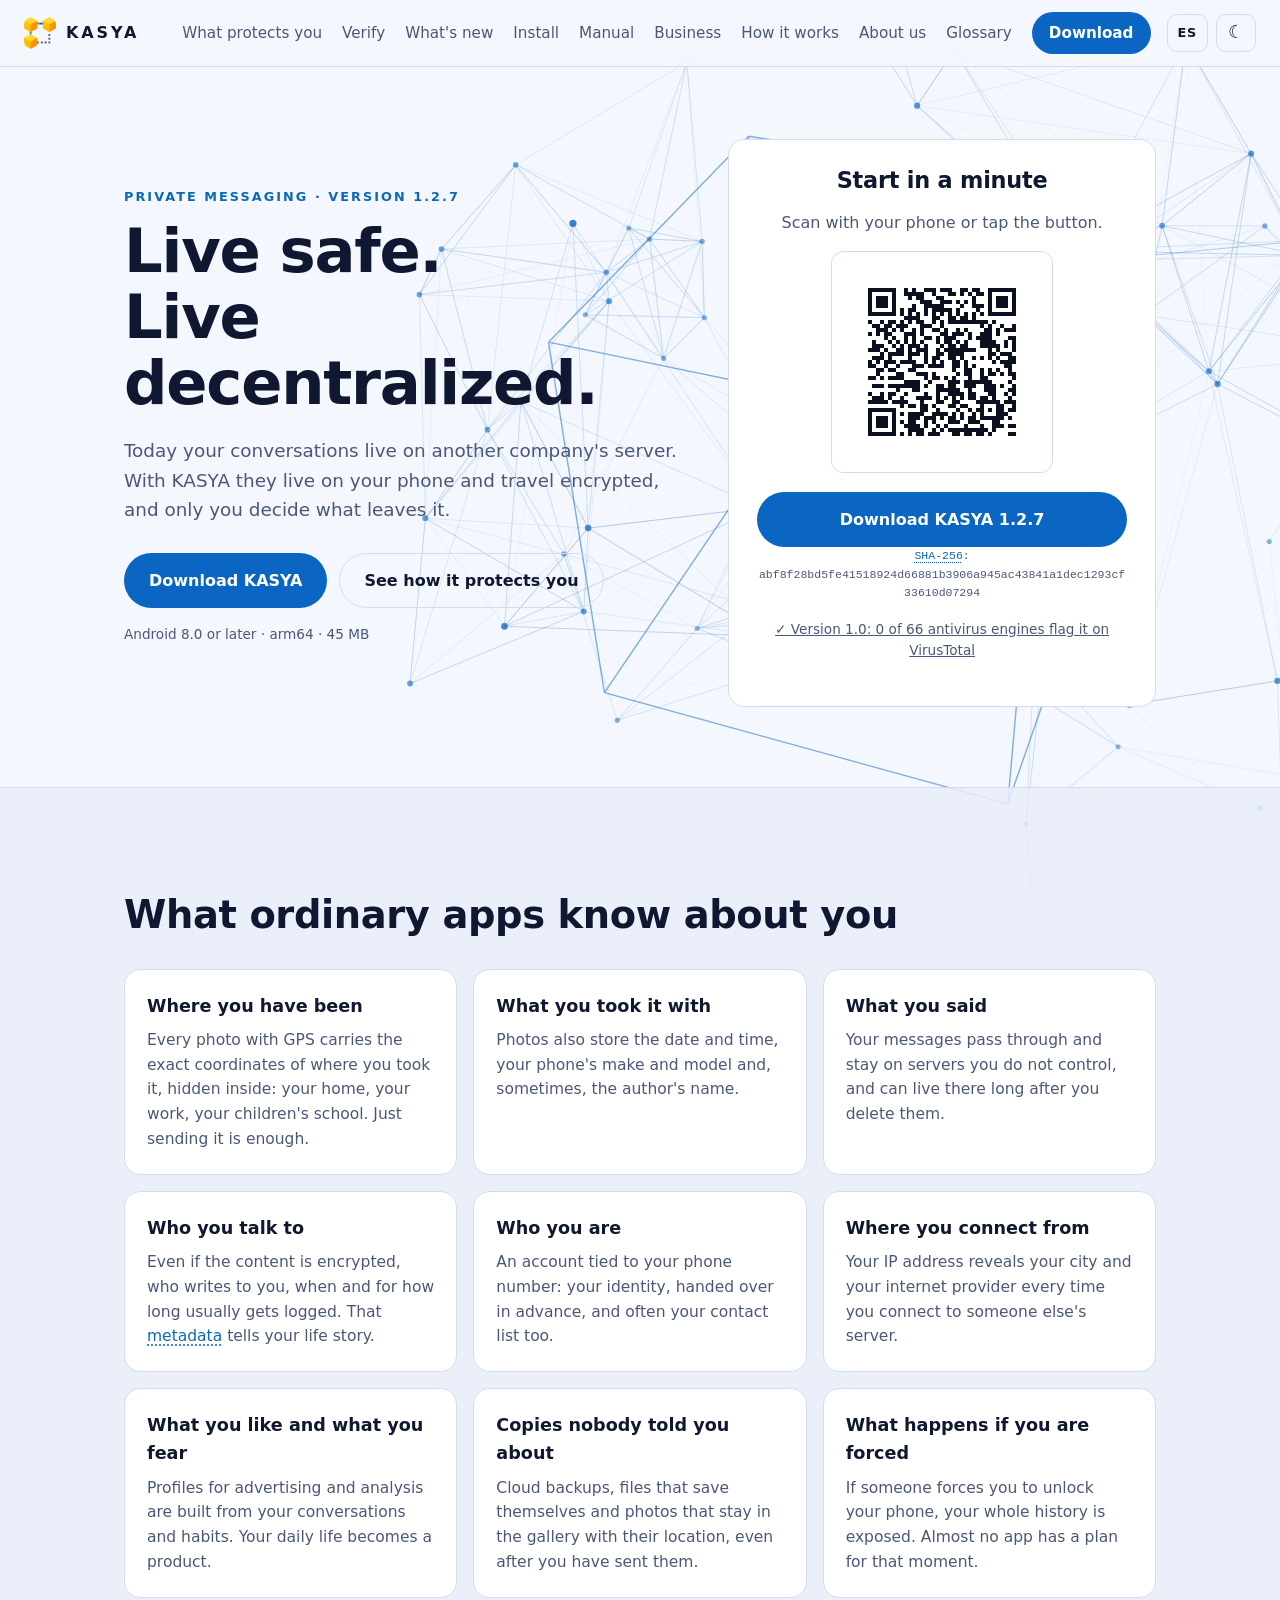
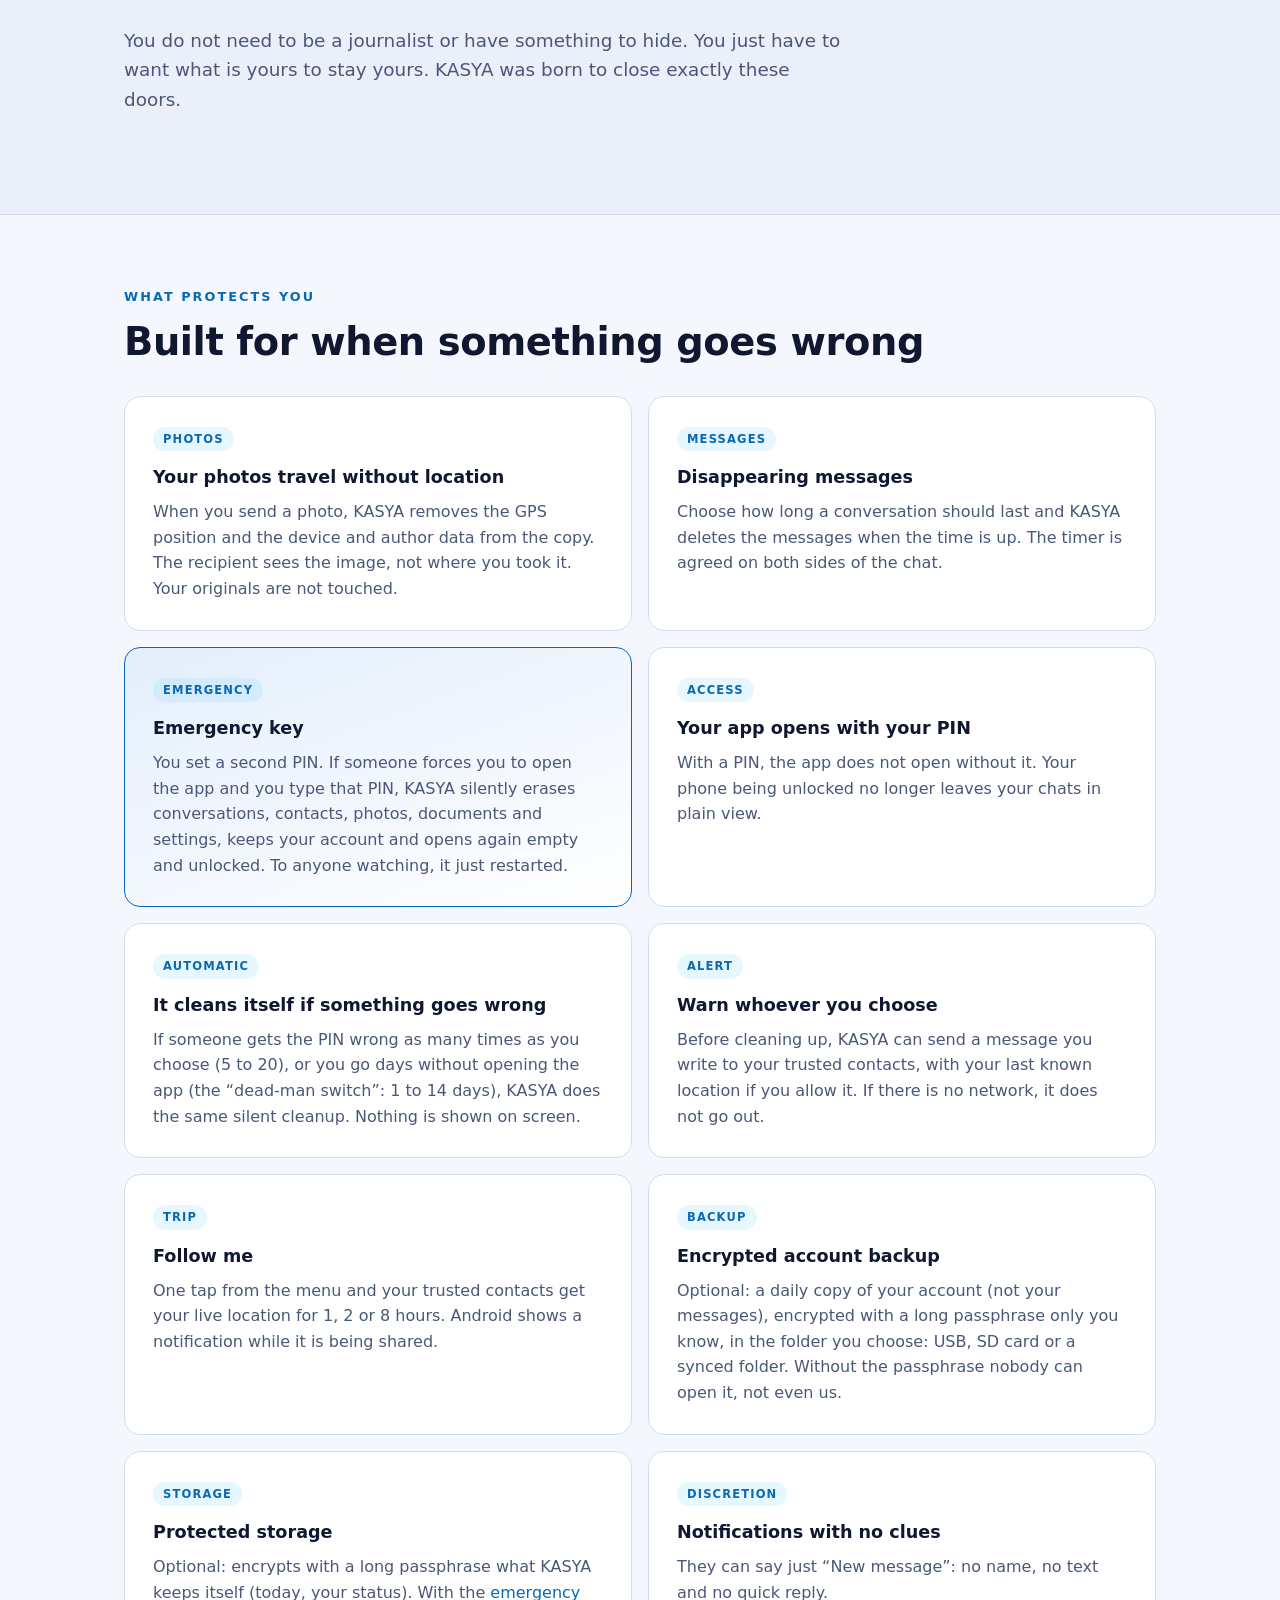
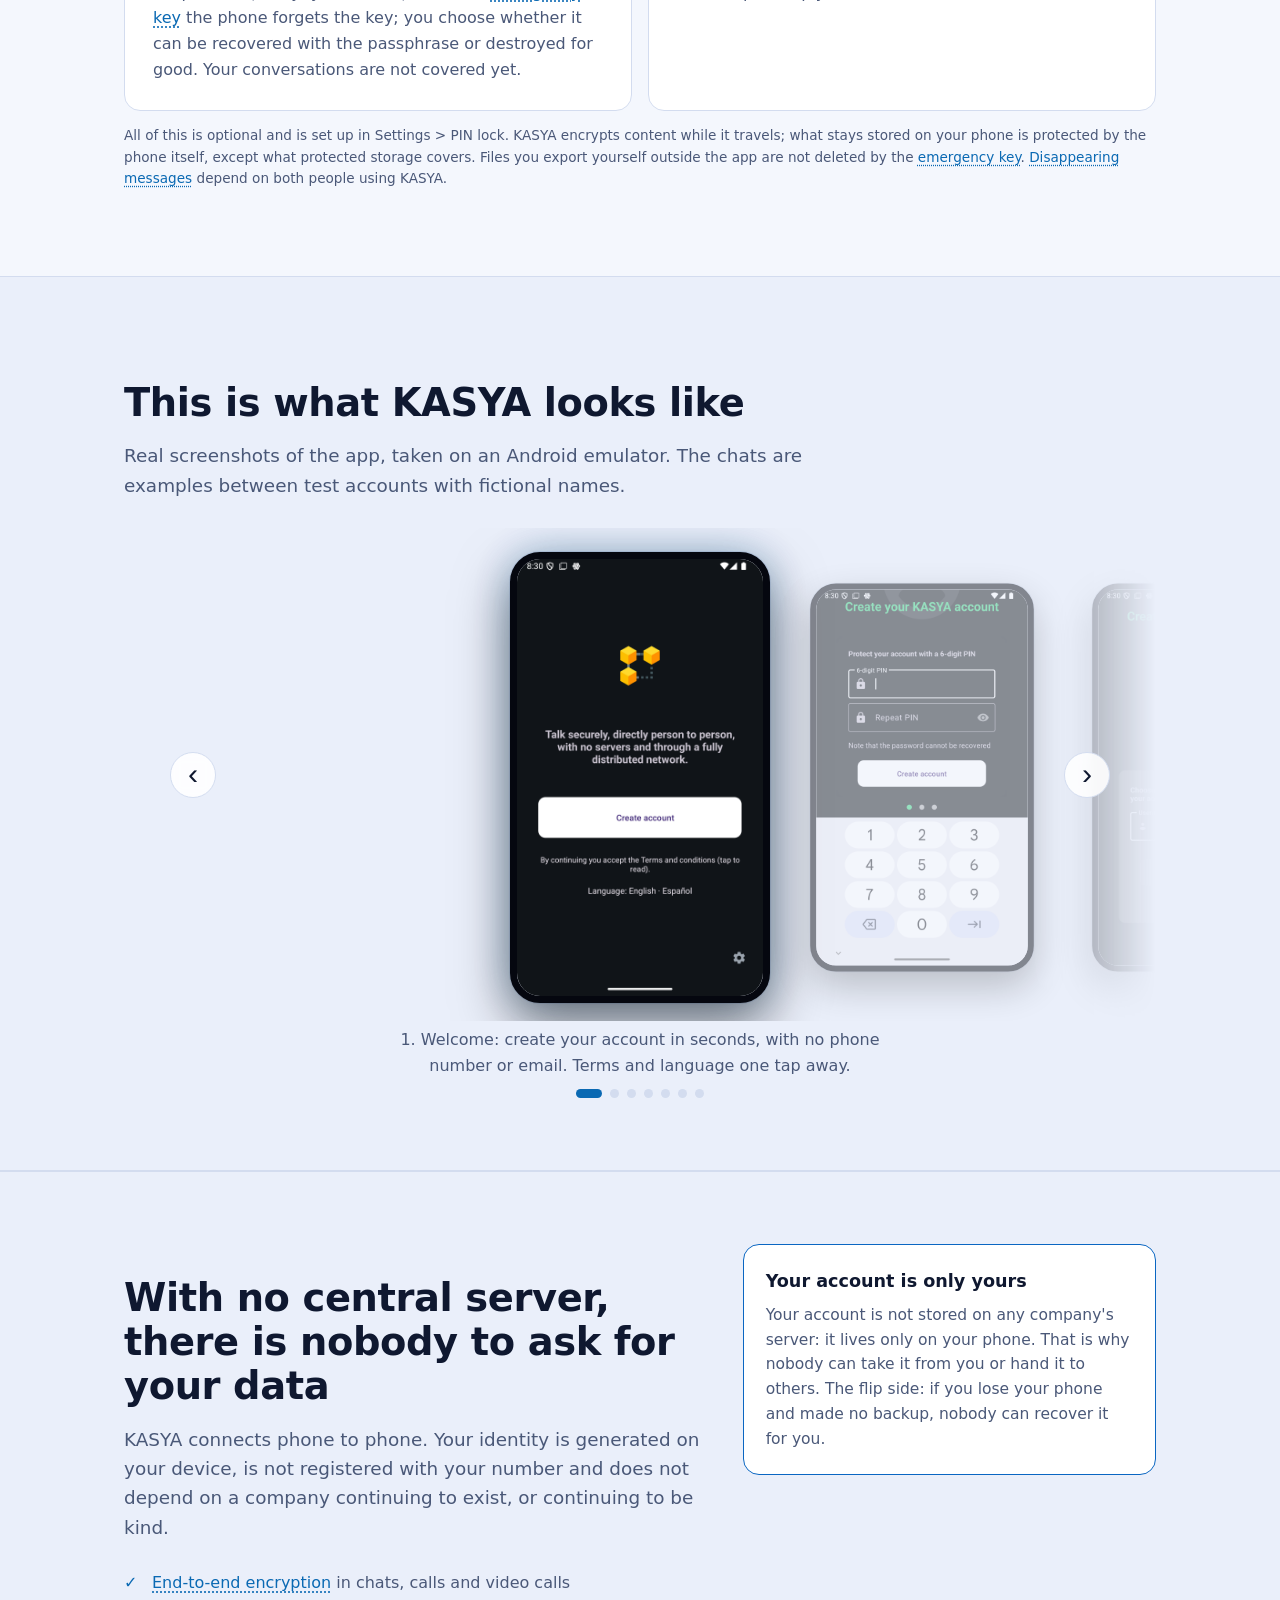
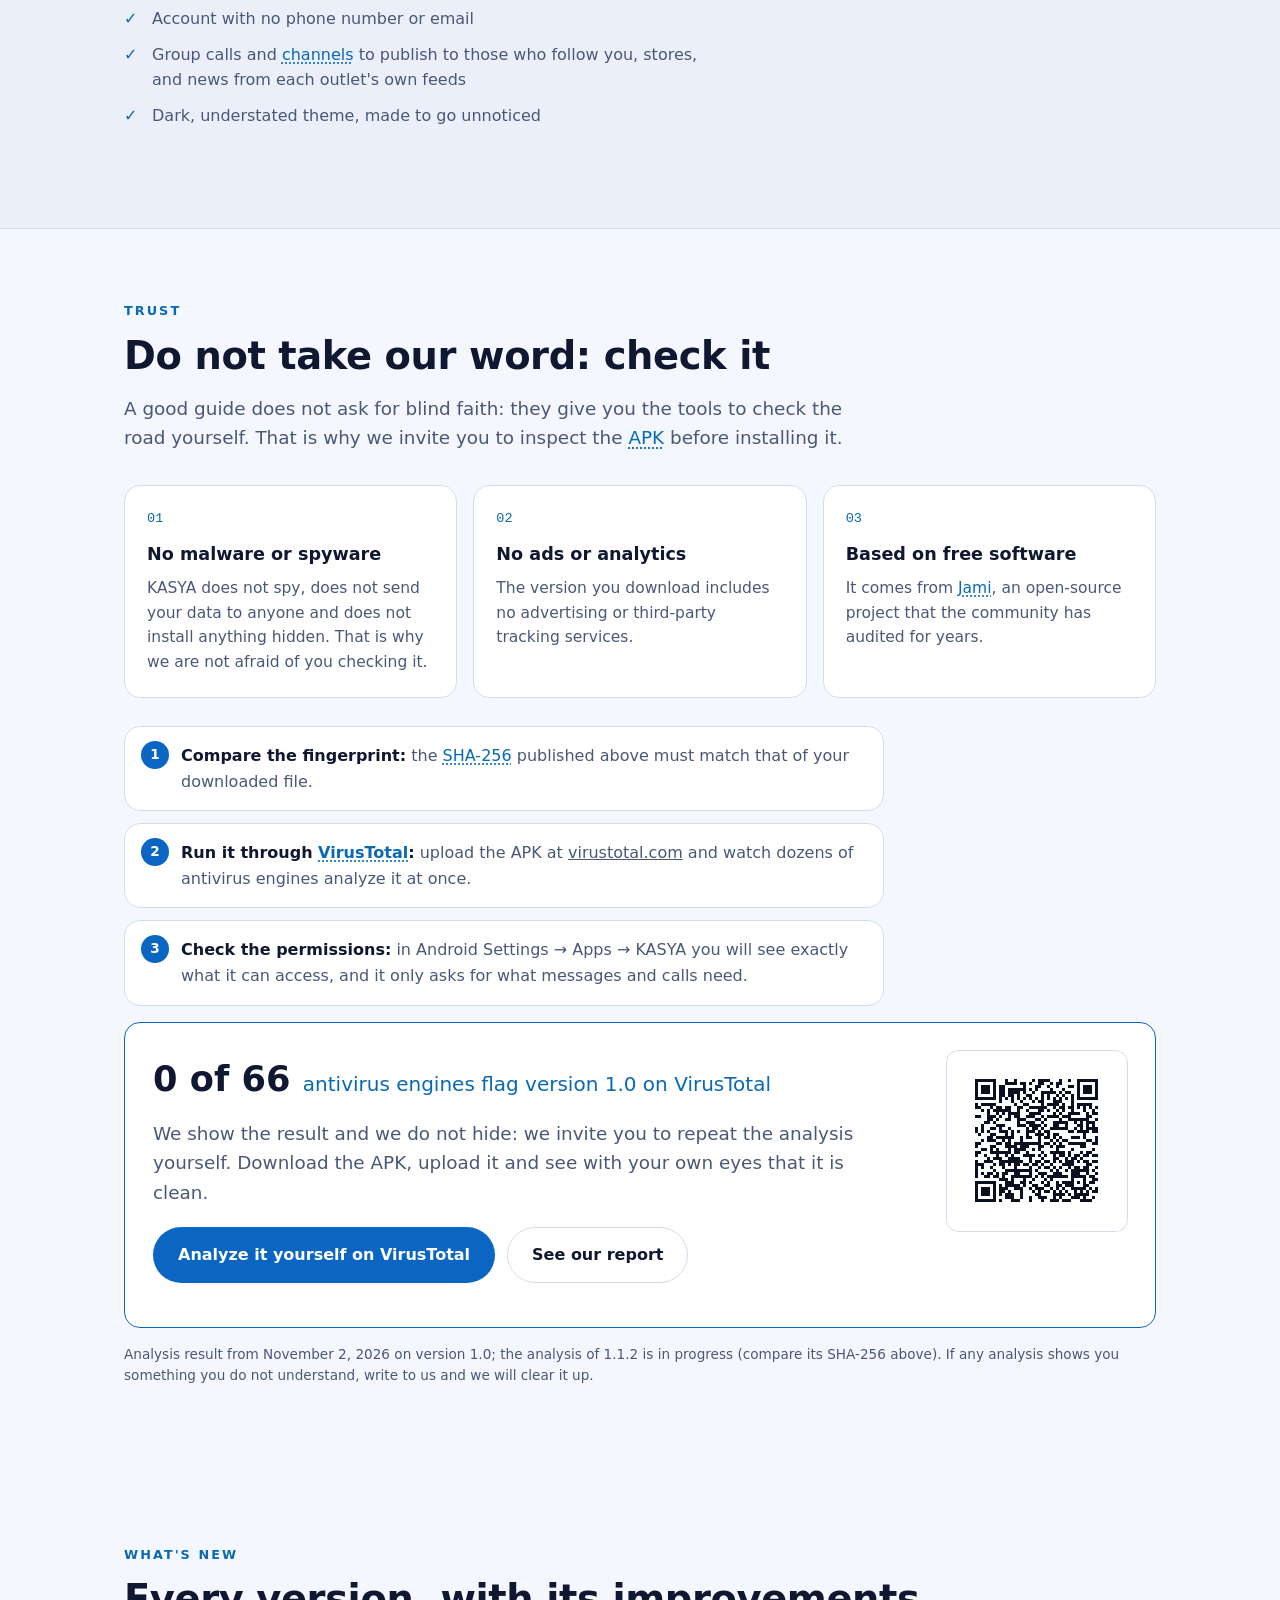
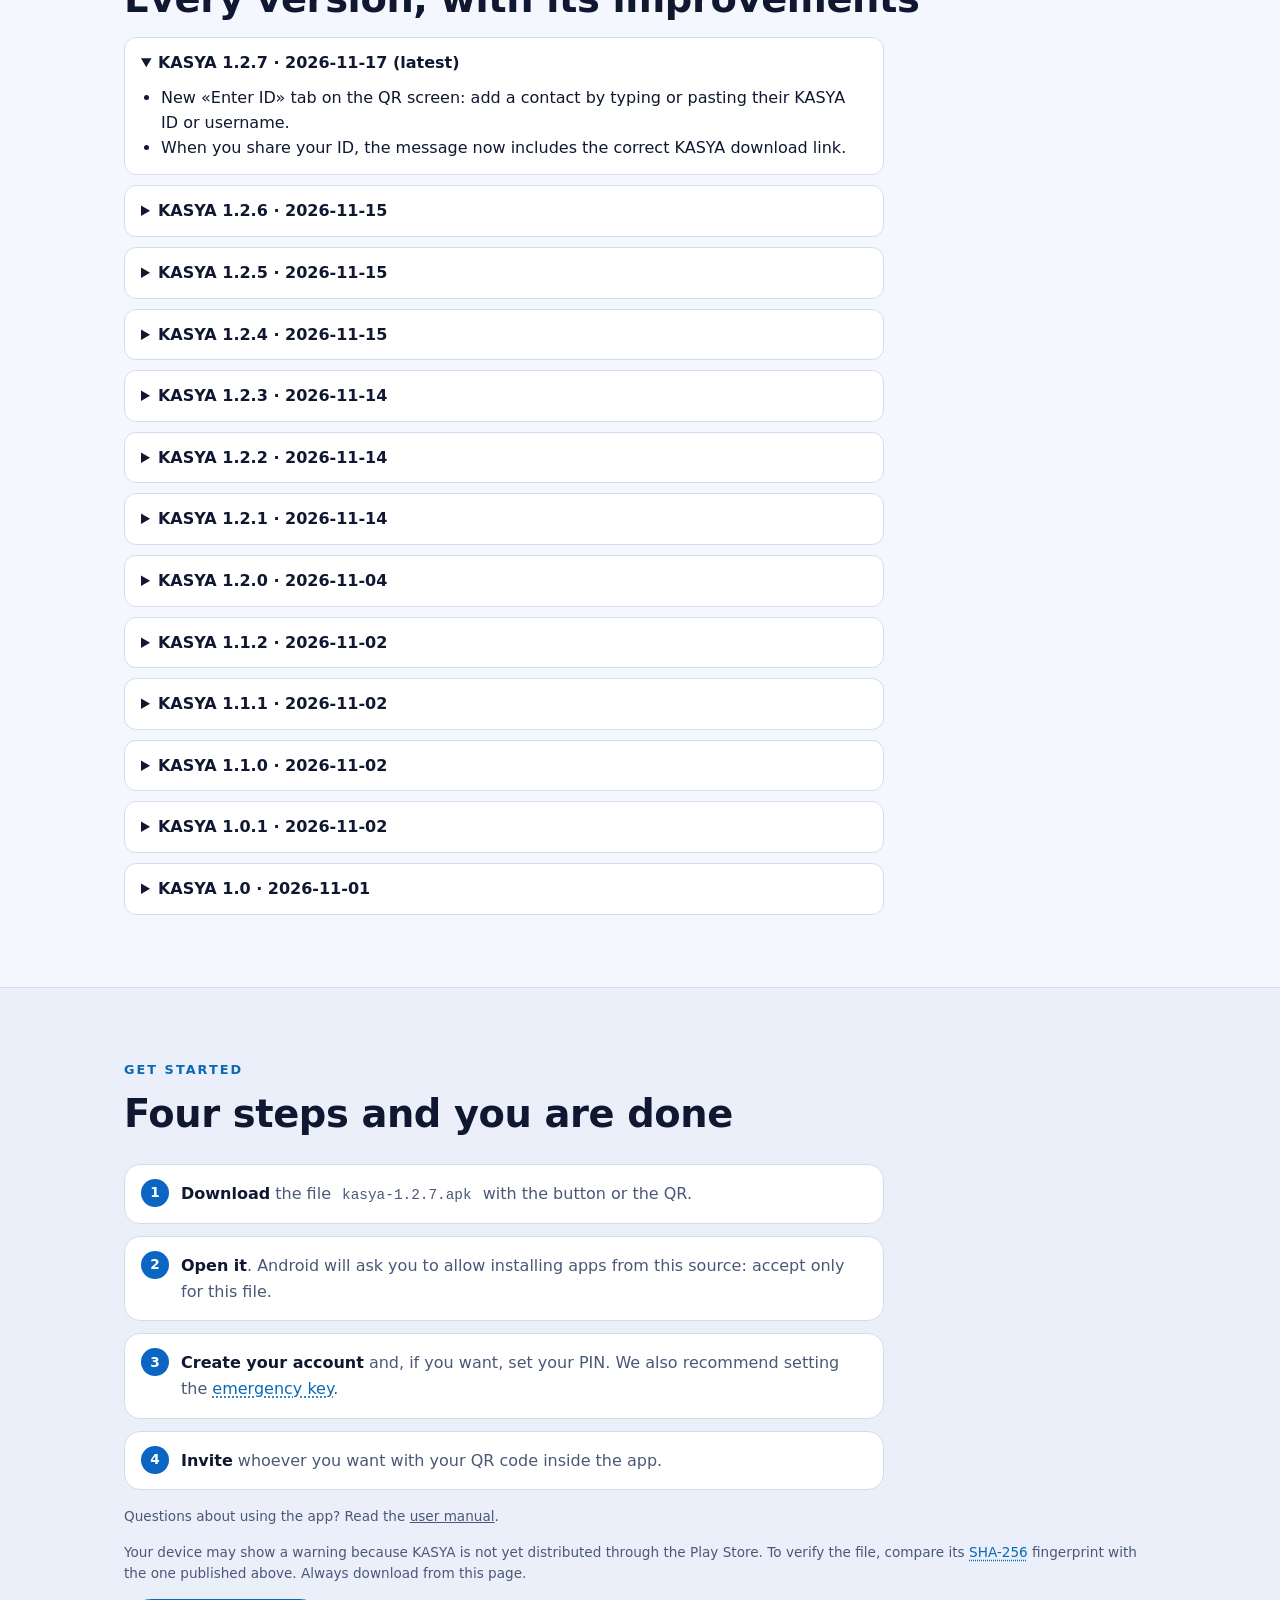
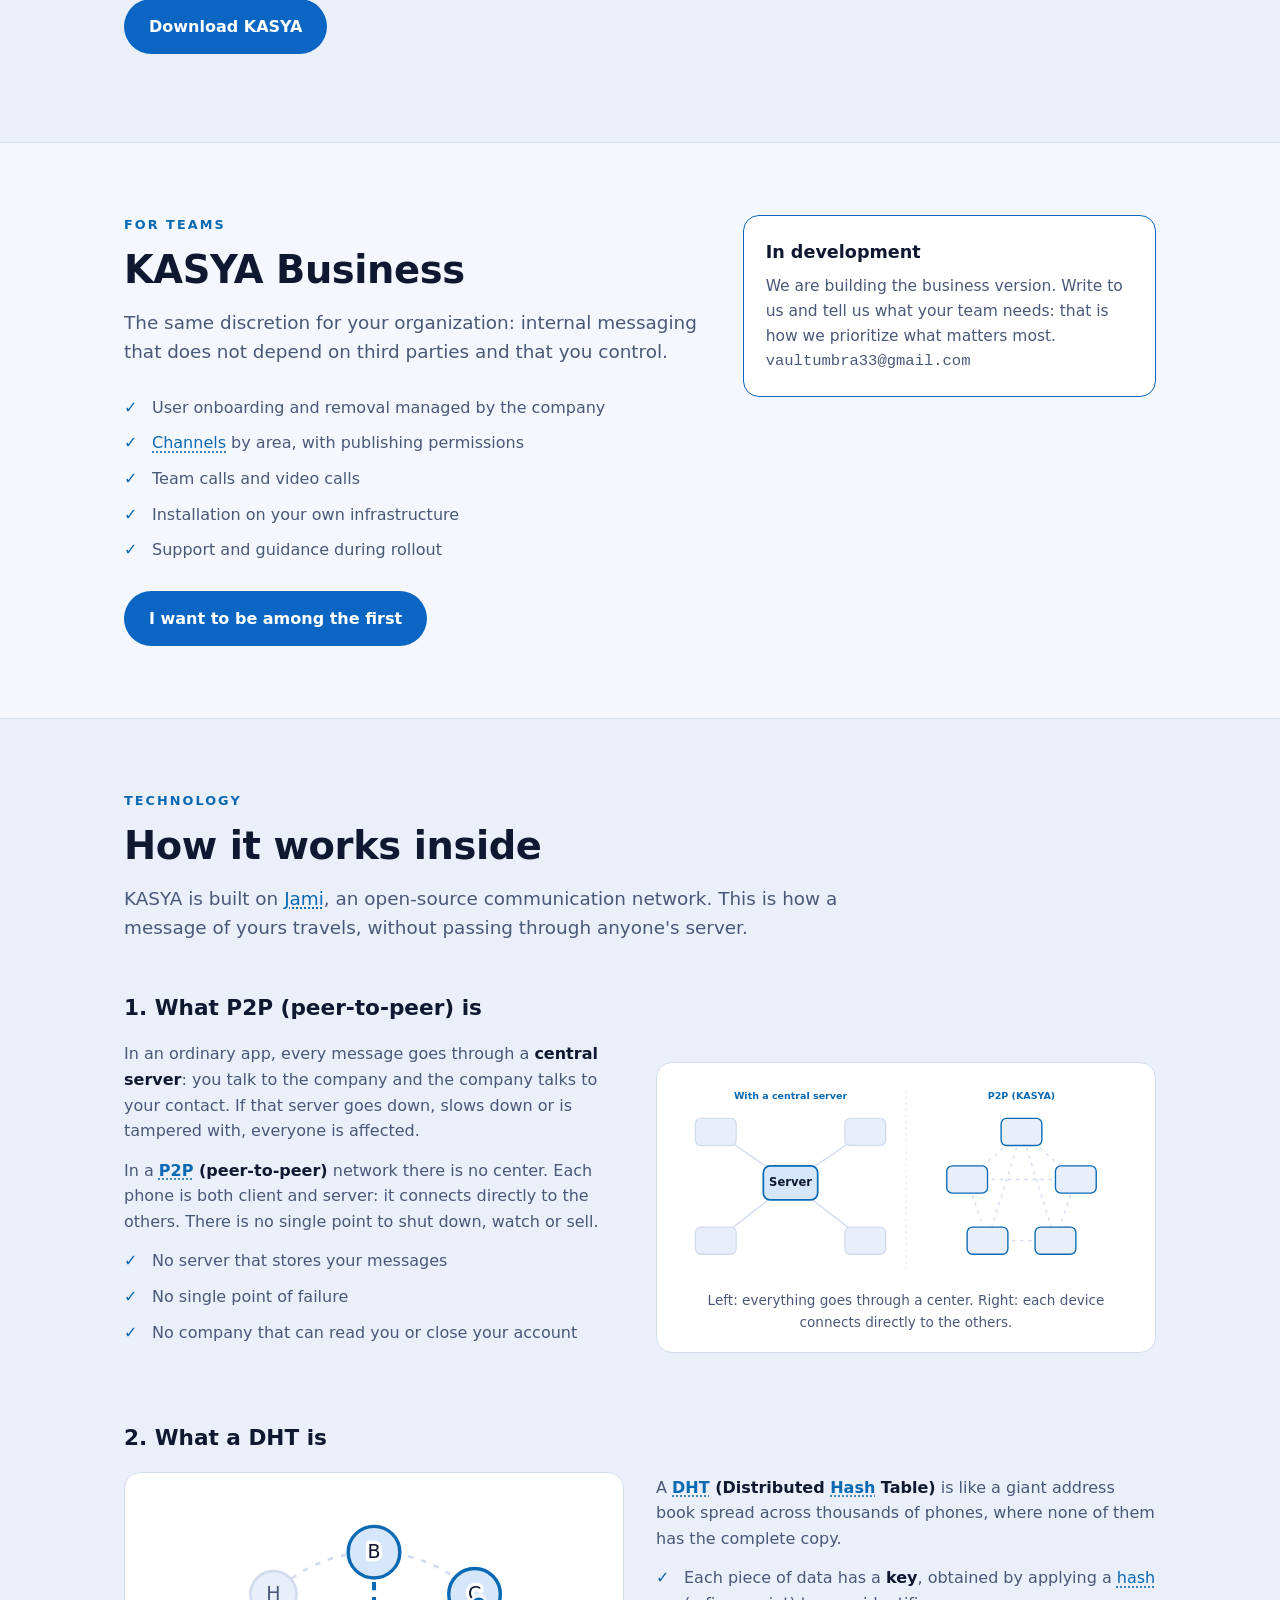
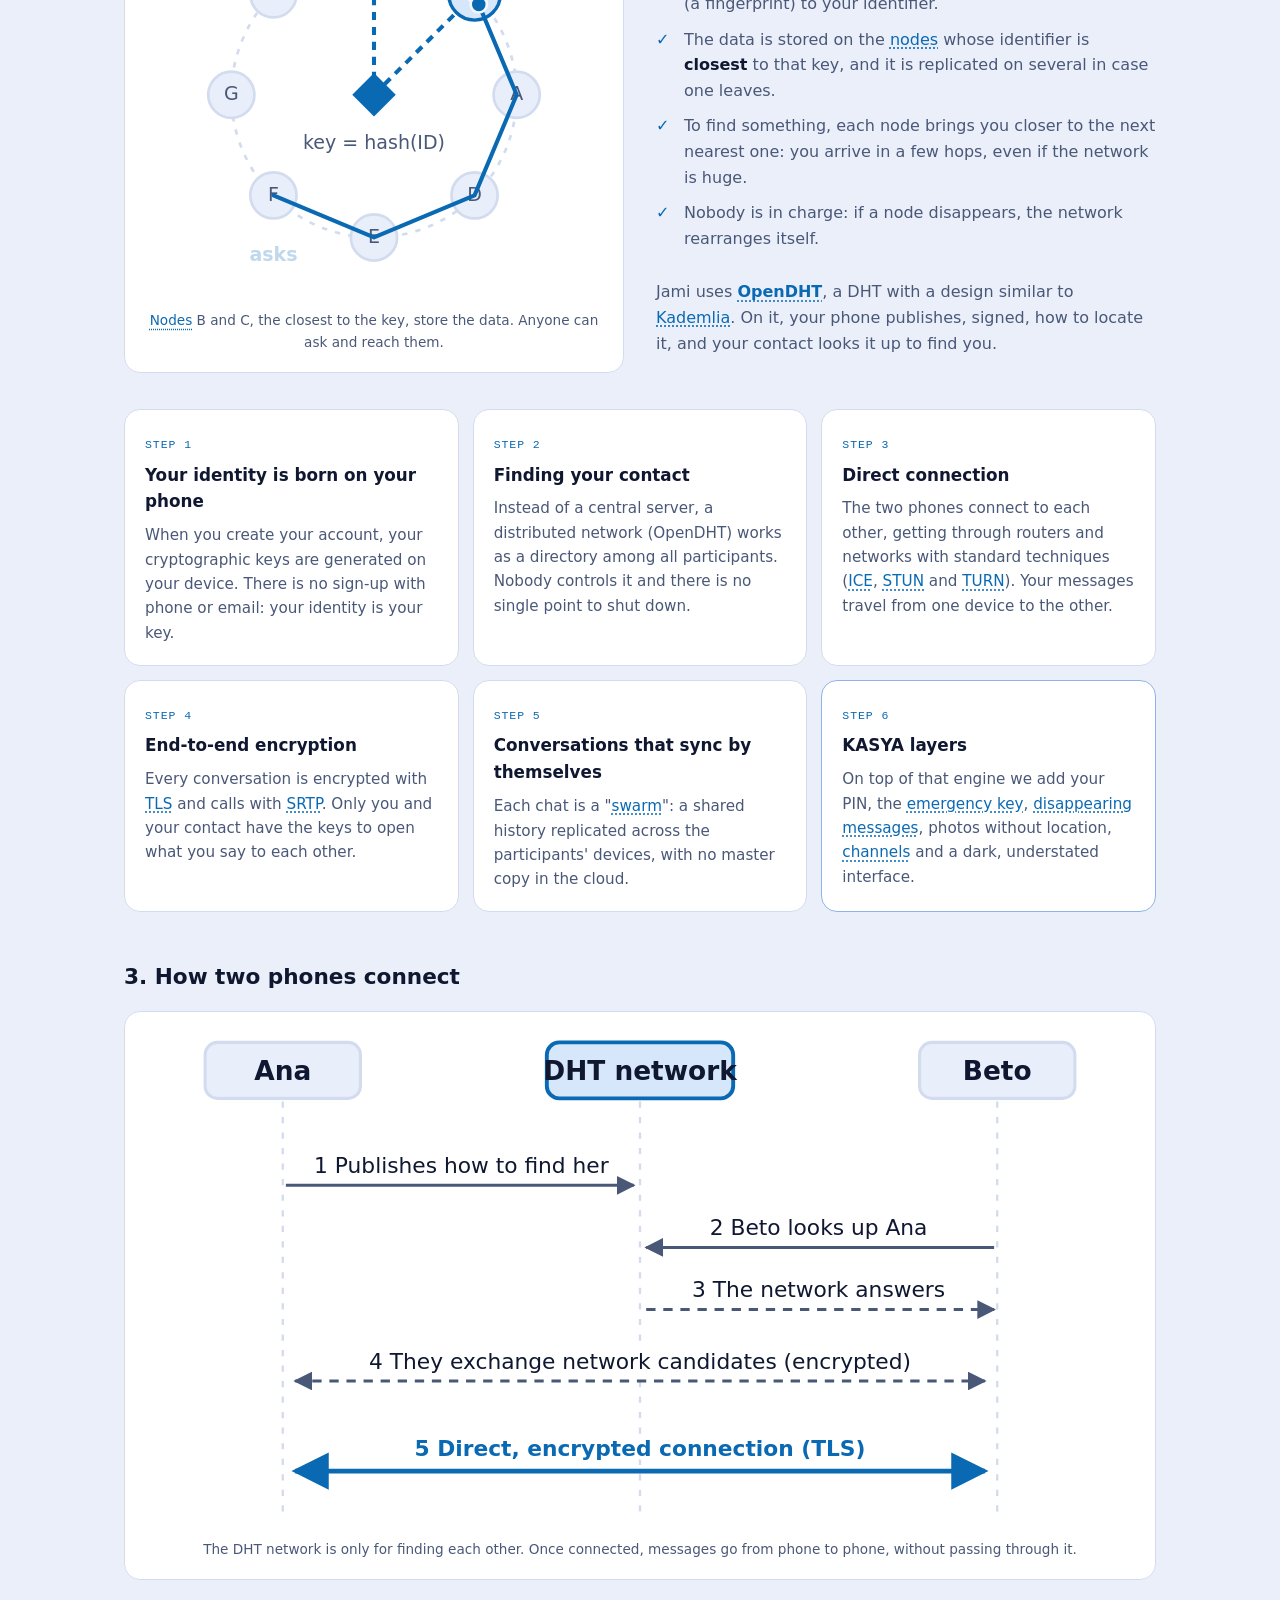
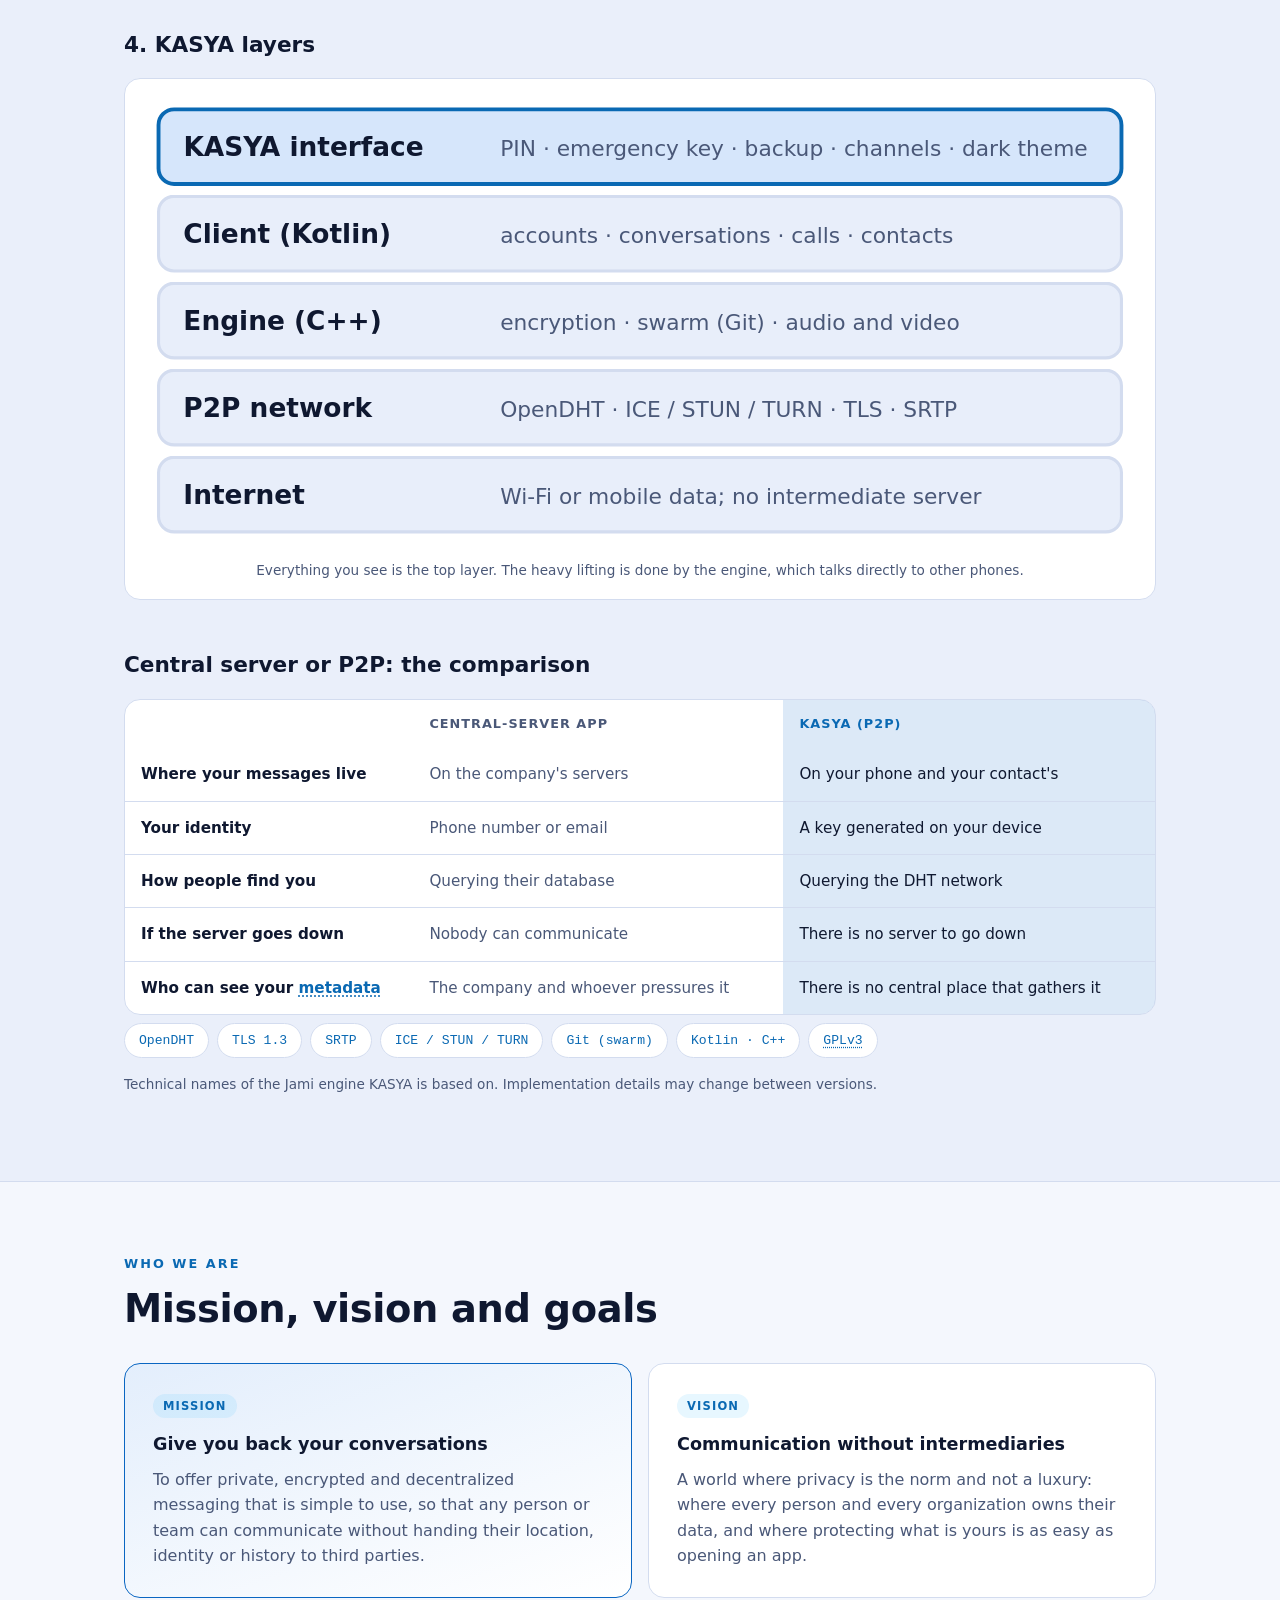
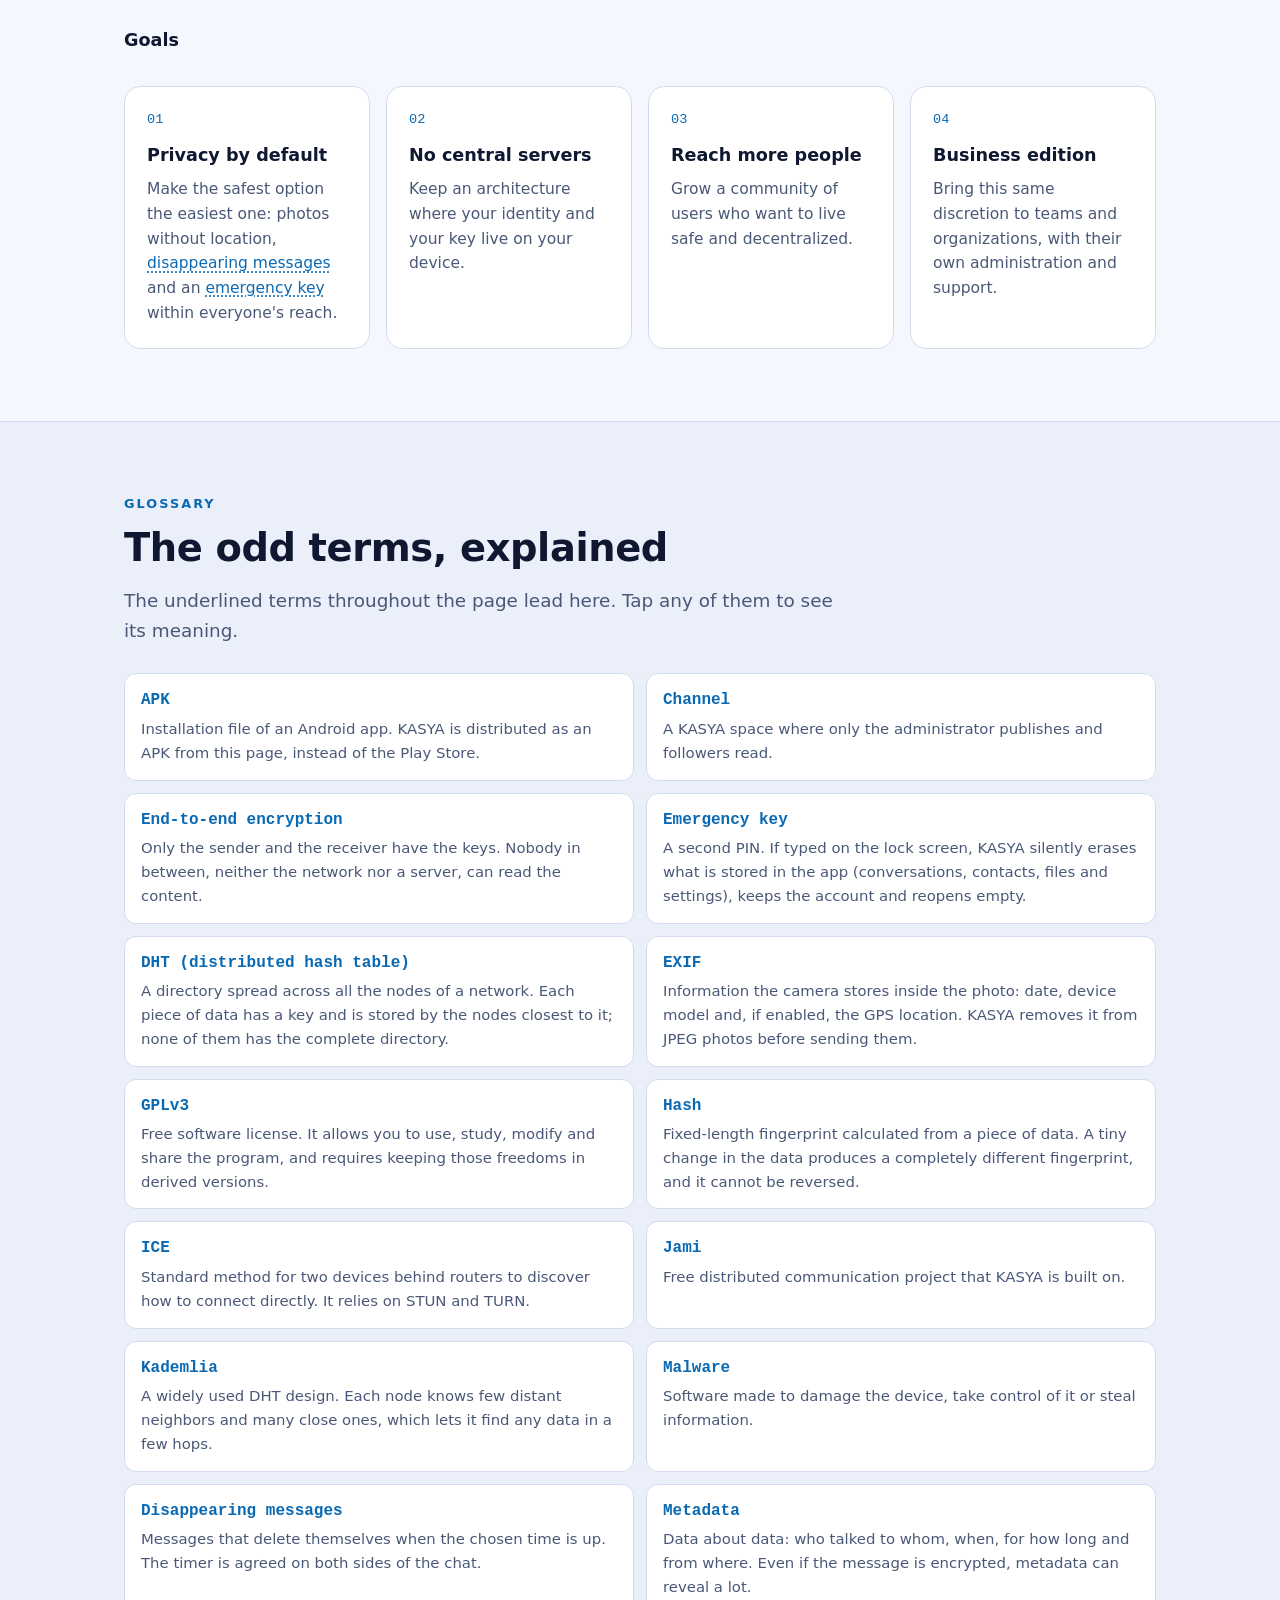
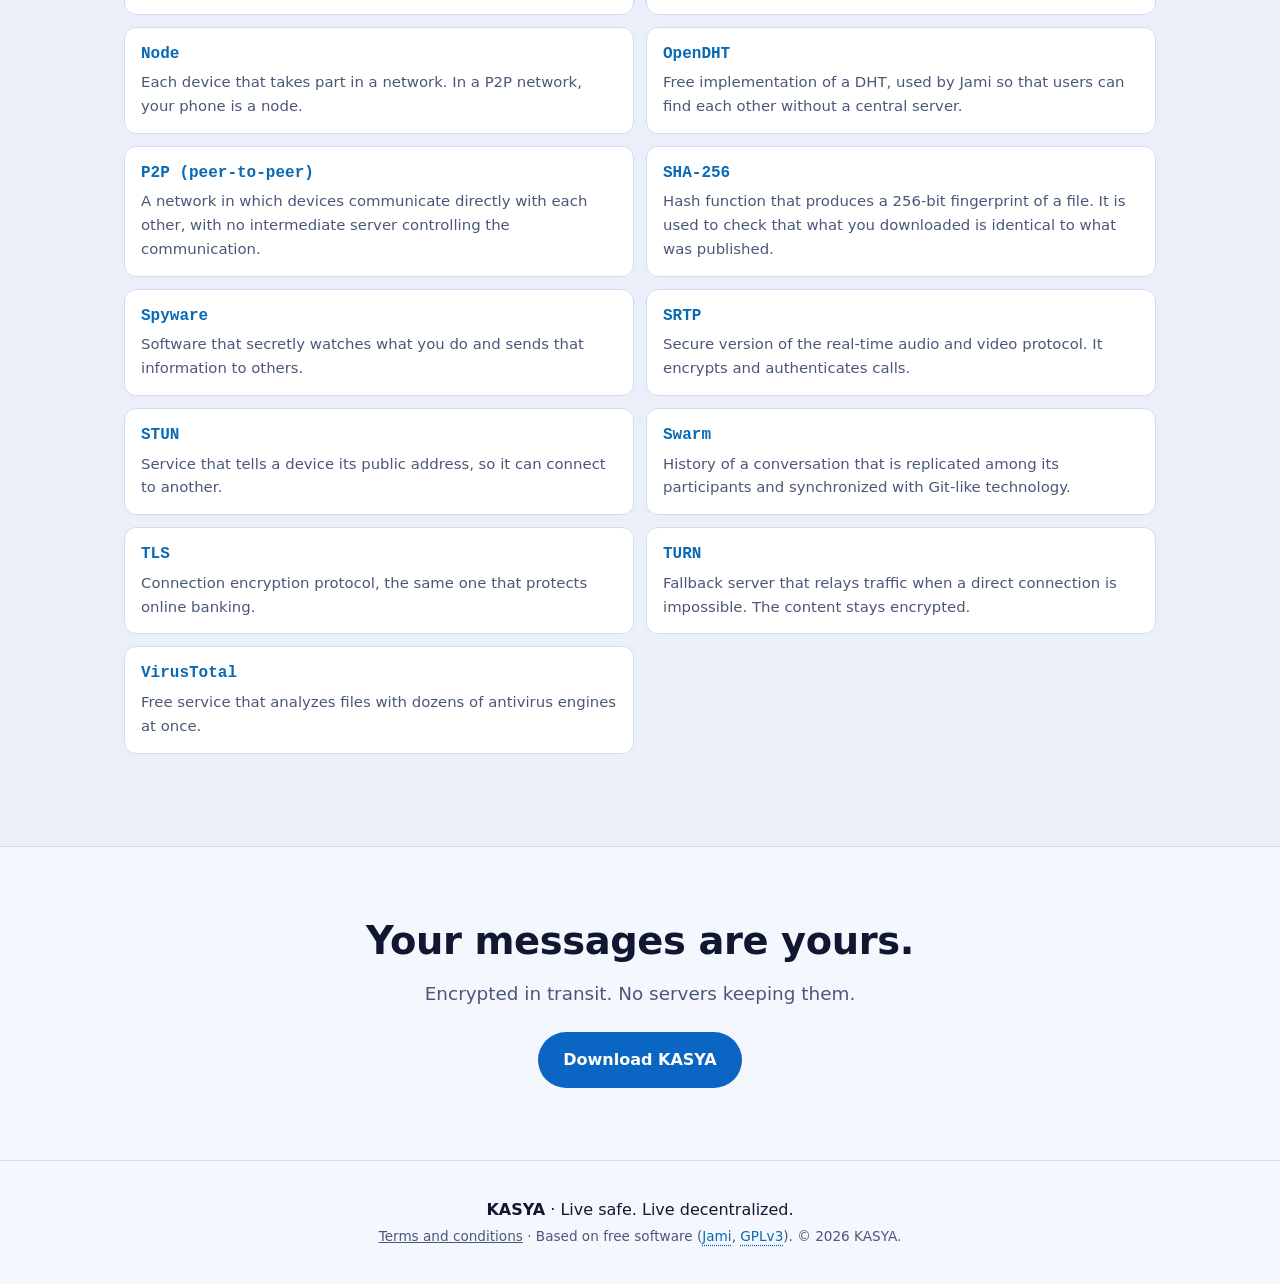
<file: en/index.html>
<!doctype html>
<html lang="en" data-base="../">
<head>
<meta charset="utf-8">
<meta name="viewport" content="width=device-width, initial-scale=1">
<title>KASYA — Live safe. Live decentralized.</title>
<meta name="description" content="KASYA is private messaging with no central servers: photos without location, disappearing messages and an emergency key that erases everything. Download the APK.">
<link rel="canonical" href="https://vaultumbra33-droid.github.io/kasya/en/index.html">
<link rel="alternate" hreflang="es" href="https://vaultumbra33-droid.github.io/kasya/index.html">
<link rel="alternate" hreflang="en" href="https://vaultumbra33-droid.github.io/kasya/en/index.html">
<link rel="alternate" hreflang="x-default" href="https://vaultumbra33-droid.github.io/kasya/index.html">
<meta property="og:url" content="https://vaultumbra33-droid.github.io/kasya/en/index.html">
<meta property="og:site_name" content="KASYA">
<meta property="og:locale" content="en_US">
<meta property="og:image" content="https://vaultumbra33-droid.github.io/kasya/assets/icon.png">
<meta name="twitter:card" content="summary">
<meta name="robots" content="index,follow">
<meta name="theme-color" content="#0b1020">
<meta property="og:title" content="KASYA — Live safe. Live decentralized.">
<meta property="og:description" content="Photos without location, disappearing messages and an emergency key. No central servers.">
<meta property="og:type" content="website">
<link rel="icon" href="../assets/icon.png">
<link rel="stylesheet" href="../assets/style.css?v=20261102m">
<script>document.documentElement.classList.add('js');try{localStorage.setItem('kasya-lang','en');var t=localStorage.getItem('kasya-theme');if(!t)t=matchMedia('(prefers-color-scheme: light)').matches?'light':'dark';document.documentElement.setAttribute('data-theme',t)}catch(e){document.documentElement.setAttribute('data-theme','dark')}</script>
</head>
<body>

<header class="nav">
  <a class="brand" href="#top"><img src="../assets/icon.png" alt="" width="32" height="32"><span>KASYA</span></a>
  <nav id="menu">
    <a href="#protege">What protects you</a>
    <a href="#verifica">Verify</a>
    <a href="#novedades">What's new</a>
    <a href="#instalar">Install</a>
    <a href="manual.html">Manual</a>
    <a href="#empresas">Business</a>
    <a href="#tecnologia">How it works</a>
    <a href="#nosotros">About us</a>
    <a href="#glosario">Glossary</a>
    <a class="btn btn-small" href="#descargar">Download</a>
  </nav>
  <div class="nav-tools">
    <a class="lang-btn" href="../index.html" hreflang="es" lang="es" title="Español" aria-label="Ver en español">ES</a>
    <button class="theme-btn" id="theme-btn" type="button" aria-label="Switch between dark and light mode" title="Dark / light mode">☀</button>
    <button class="menu-btn" id="menu-btn" type="button" aria-label="Open menu" aria-expanded="false" aria-controls="menu">☰</button>
  </div>
</header>

<main id="top">

  <section class="hero">
    <div class="hero-copy">
      <p class="eyebrow">Private messaging · Version <span data-version>1.0</span></p>
      <h1>Live safe.<br>Live decentralized.</h1>
      <p class="lead">Today your conversations live on another company's server. With KASYA they live on your phone and travel encrypted,
        and only you decide what leaves it.</p>
      <div class="cta">
        <a class="btn" id="download-btn" href="#descargar">Download KASYA</a>
        <a class="btn btn-ghost" href="#protege">See how it protects you</a>
      </div>
      <p class="fine">Android 8.0 or later · arm64 · <span data-size>~ MB</span></p>
    </div>
    <div class="hero-card" id="descargar">
      <h2>Start in a minute</h2>
      <p>Scan with your phone or tap the button.</p>
      <div class="qr-wrap"><canvas id="qr" width="220" height="220" aria-label="Download QR code"></canvas><p id="qr-fallback" class="fine" hidden>QR not available: use the button.</p></div>
      <a class="btn btn-block" id="download-btn-2" href="#">Download KASYA <span data-version>1.0</span></a>
      <p class="fine mono" id="sha"><a class="term" href="#g-sha">SHA-256</a>: <span data-sha>pending</span></p>
      <p class="fine"><a href="https://www.virustotal.com/gui/file/87adae7544fa2b68c842c85ddf21469ecbb16cf142b6f059fce0ee2dab5877d4" target="_blank" rel="noopener">✓ Version 1.0: 0 of 66 antivirus engines flag it on VirusTotal</a></p>
    </div>
  </section>

  <section class="band">
    <div class="wrap">
      <p class="eyebrow">The problem</p>
      <h2>What ordinary apps know about you</h2>
      <div class="grid three">
        <article class="card"><h3>Where you have been</h3><p>Every photo with GPS carries the exact coordinates of where you took it, hidden inside: your home, your work, your children's school. Just sending it is enough.</p></article>
        <article class="card"><h3>What you took it with</h3><p>Photos also store the date and time, your phone's make and model and, sometimes, the author's name.</p></article>
        <article class="card"><h3>What you said</h3><p>Your messages pass through and stay on servers you do not control, and can live there long after you delete them.</p></article>
        <article class="card"><h3>Who you talk to</h3><p>Even if the content is encrypted, who writes to you, when and for how long usually gets logged. That <a class="term" href="#g-metadatos">metadata</a> tells your life story.</p></article>
        <article class="card"><h3>Who you are</h3><p>An account tied to your phone number: your identity, handed over in advance, and often your contact list too.</p></article>
        <article class="card"><h3>Where you connect from</h3><p>Your IP address reveals your city and your internet provider every time you connect to someone else's server.</p></article>
        <article class="card"><h3>What you like and what you fear</h3><p>Profiles for advertising and analysis are built from your conversations and habits. Your daily life becomes a product.</p></article>
        <article class="card"><h3>Copies nobody told you about</h3><p>Cloud backups, files that save themselves and photos that stay in the gallery with their location, even after you have sent them.</p></article>
        <article class="card"><h3>What happens if you are forced</h3><p>If someone forces you to unlock your phone, your whole history is exposed. Almost no app has a plan for that moment.</p></article>
      </div>
      <p class="lead narrow topgap">You do not need to be a journalist or have something to hide. You just have to want what is yours to stay yours. KASYA was born to close exactly these doors.</p>
    </div>
  </section>

  <section id="protege" class="wrap section">
    <p class="eyebrow">What protects you</p>
    <h2>Built for when something goes wrong</h2>
    <div class="grid two">
      <article class="card big">
        <span class="badge">Photos</span>
        <h3>Your photos travel without location</h3>
        <p>When you send a photo, KASYA removes the GPS position and the device and author data from the copy. The recipient sees the image, not where you took it. Your originals are not touched.</p>
      </article>
      <article class="card big">
        <span class="badge">Messages</span>
        <h3>Disappearing messages</h3>
        <p>Choose how long a conversation should last and KASYA deletes the messages when the time is up. The timer is agreed on both sides of the chat.</p>
      </article>
      <article class="card big accent">
        <span class="badge">Emergency</span>
        <h3>Emergency key</h3>
        <p>You set a second PIN. If someone forces you to open the app and you type that PIN, KASYA silently erases conversations, contacts, photos, documents and settings, keeps your account and opens again empty and unlocked. To anyone watching, it just restarted.</p>
      </article>
      <article class="card big">
        <span class="badge">Access</span>
        <h3>Your app opens with your PIN</h3>
        <p>With a PIN, the app does not open without it. Your phone being unlocked no longer leaves your chats in plain view.</p>
      </article>
      <article class="card big">
        <span class="badge">Automatic</span>
        <h3>It cleans itself if something goes wrong</h3>
        <p>If someone gets the PIN wrong as many times as you choose (5 to 20), or you go days without opening the app (the “dead-man switch”: 1 to 14 days), KASYA does the same silent cleanup. Nothing is shown on screen.</p>
      </article>
      <article class="card big">
        <span class="badge">Alert</span>
        <h3>Warn whoever you choose</h3>
        <p>Before cleaning up, KASYA can send a message you write to your trusted contacts, with your last known location if you allow it. If there is no network, it does not go out.</p>
      </article>
      <article class="card big">
        <span class="badge">Trip</span>
        <h3>Follow me</h3>
        <p>One tap from the menu and your trusted contacts get your live location for 1, 2 or 8 hours. Android shows a notification while it is being shared.</p>
      </article>
      <article class="card big">
        <span class="badge">Backup</span>
        <h3>Encrypted account backup</h3>
        <p>Optional: a daily copy of your account (not your messages), encrypted with a long passphrase only you know, in the folder you choose: USB, SD card or a synced folder. Without the passphrase nobody can open it, not even us.</p>
      </article>
      <article class="card big">
        <span class="badge">Storage</span>
        <h3>Protected storage</h3>
        <p>Optional: encrypts with a long passphrase what KASYA keeps itself (today, your status). With the <a class="term" href="#g-clave-emergencia">emergency key</a> the phone forgets the key; you choose whether it can be recovered with the passphrase or destroyed for good. Your conversations are not covered yet.</p>
      </article>
      <article class="card big">
        <span class="badge">Discretion</span>
        <h3>Notifications with no clues</h3>
        <p>They can say just “New message”: no name, no text and no quick reply.</p>
      </article>
    </div>
    <p class="fine">All of this is optional and is set up in Settings > PIN lock. KASYA encrypts content while it travels; what stays stored on your phone is protected by the phone itself, except what protected storage covers. Files you export yourself outside the app are not deleted by the <a class="term" href="#g-clave-emergencia">emergency key</a>. <a class="term" href="#g-mensajes-temporales">Disappearing messages</a> depend on both people using KASYA.</p>
  </section>

  <section id="capturas" class="band" hidden>
    <div class="wrap">
      <p class="eyebrow">Inside the app</p>
      <h2>This is what KASYA looks like</h2>
      <p class="lead narrow">Real screenshots of the app, taken on an Android emulator. The chats are examples between test accounts with fictional names.</p>
      <div class="carousel">
        <button class="shots-nav" id="shots-prev" type="button" aria-label="Previous screenshot">&#8249;</button>
        <div class="shots" id="shots" role="region" aria-label="App screenshots"></div>
        <button class="shots-nav" id="shots-next" type="button" aria-label="Next screenshot">&#8250;</button>
      </div>
      <p class="shots-cap" id="shots-cap" aria-live="polite"></p>
      <div class="shots-dots" id="shots-dots"></div>
    </div>
  </section>

  <section id="descentralizado" class="band">
    <div class="wrap enterprise">
      <div>
        <p class="eyebrow">Truly decentralized</p>
        <h2>With no central server, there is nobody to ask for your data</h2>
        <p class="lead">KASYA connects phone to phone. Your identity is generated on your device, is not registered with your number and does not depend on a company continuing to exist, or continuing to be kind.</p>
        <ul class="ticks">
          <li><a class="term" href="#g-cifrado-e2e">End-to-end encryption</a> in chats, calls and video calls</li>
          <li>Account with no phone number or email</li>
          <li>Group calls and <a class="term" href="#g-canal">channels</a> to publish to those who follow you, stores, and news from each outlet's own feeds</li>
          <li>Dark, understated theme, made to go unnoticed</li>
        </ul>
      </div>
      <div class="card ent-card">
        <h3>Your account is only yours</h3>
        <p>Your account is not stored on any company's server: it lives only on your phone. That is why nobody can take it from you or hand it to others. The flip side: if you lose your phone and made no backup, nobody can recover it for you.</p>
      </div>
    </div>
  </section>

  <section id="verifica" class="wrap section">
    <p class="eyebrow">Trust</p>
    <h2>Do not take our word: check it</h2>
    <p class="lead narrow">A good guide does not ask for blind faith: they give you the tools to check the road yourself.
      That is why we invite you to inspect the <a class="term" href="#g-apk">APK</a> before installing it.</p>
    <div class="grid three">
      <article class="card"><span class="num">01</span><h3>No malware or spyware</h3><p>KASYA does not spy, does not send your data to anyone and does not install anything hidden. That is why we are not afraid of you checking it.</p></article>
      <article class="card"><span class="num">02</span><h3>No ads or analytics</h3><p>The version you download includes no advertising or third-party tracking services.</p></article>
      <article class="card"><span class="num">03</span><h3>Based on free software</h3><p>It comes from <a class="term" href="#g-jami">Jami</a>, an open-source project that the community has audited for years.</p></article>
    </div>
    <ol class="steps">
      <li><strong>Compare the fingerprint:</strong> the <a class="term" href="#g-sha">SHA-256</a> published above must match that of your downloaded file.</li>
      <li><strong>Run it through <a class="term" href="#g-virustotal">VirusTotal</a>:</strong> upload the APK at <a href="https://www.virustotal.com/gui/home/upload" target="_blank" rel="noopener">virustotal.com</a> and watch dozens of antivirus engines analyze it at once.</li>
      <li><strong>Check the permissions:</strong> in Android Settings → Apps → KASYA you will see exactly what it can access, and it only asks for what messages and calls need.</li>
    </ol>
    <div class="vt">
      <canvas id="qr-vt" class="vt-qr" width="180" height="180" data-url="https://www.virustotal.com/gui/file/87adae7544fa2b68c842c85ddf21469ecbb16cf142b6f059fce0ee2dab5877d4" aria-label="VirusTotal report QR code"></canvas>
      <p class="vt-score"><strong>0 of 66</strong> antivirus engines flag version 1.0 on VirusTotal</p>
      <p class="lead narrow">We show the result and we do not hide: we invite you to repeat the analysis yourself. Download the APK, upload it and see with your own eyes that it is clean.</p>
      <div class="cta">
        <a class="btn" href="https://www.virustotal.com/gui/home/upload" target="_blank" rel="noopener">Analyze it yourself on VirusTotal</a>
        <a class="btn btn-ghost" href="https://www.virustotal.com/gui/file/87adae7544fa2b68c842c85ddf21469ecbb16cf142b6f059fce0ee2dab5877d4" target="_blank" rel="noopener">See our report</a>
      </div>
    </div>
    <p class="fine">Analysis result from November 2, 2026 on version 1.0; the analysis of 1.1.2 is in progress (compare its SHA-256 above). If any analysis shows you something you do not understand, write to us and we will clear it up.</p>
  </section>

  <section id="novedades" class="wrap section">
    <p class="eyebrow">What's new</p>
    <h2>Every version, with its improvements</h2>
    <div id="changelog" class="changelog"></div>
  </section>

  <section id="instalar" class="band"><div class="wrap">
    <p class="eyebrow">Get started</p>
    <h2>Four steps and you are done</h2>
    <ol class="steps">
      <li><strong>Download</strong> the file <code>kasya-<span data-version>1.0</span>.apk</code> with the button or the QR.</li>
      <li><strong>Open it</strong>. Android will ask you to allow installing apps from this source: accept only for this file.</li>
      <li><strong>Create your account</strong> and, if you want, set your PIN. We also recommend setting the <a class="term" href="#g-clave-emergencia">emergency key</a>.</li>
      <li><strong>Invite</strong> whoever you want with your QR code inside the app.</li>
    </ol>
    <p class="fine">Questions about using the app? Read the <a href="manual.html">user manual</a>.</p>
    <p class="fine">Your device may show a warning because KASYA is not yet distributed through the Play Store. To verify the file, compare its <a class="term" href="#g-sha">SHA-256</a> fingerprint with the one published above. Always download from this page.</p>
    <div class="cta"><a class="btn" href="#descargar">Download KASYA</a></div>
  </div></section>

  <section id="empresas" class="wrap section">
    <div class="enterprise">
      <div>
        <p class="eyebrow">For teams</p>
        <h2>KASYA Business</h2>
        <p class="lead narrow">The same discretion for your organization: internal messaging that does not depend on third parties
          and that you control.</p>
        <ul class="ticks">
          <li>User onboarding and removal managed by the company</li>
          <li><a class="term" href="#g-canal">Channels</a> by area, with publishing permissions</li>
          <li>Team calls and video calls</li>
          <li>Installation on your own infrastructure</li>
          <li>Support and guidance during rollout</li>
        </ul>
        <a class="btn" href="mailto:vaultumbra33@gmail.com?subject=KASYA%20Business">I want to be among the first</a>
      </div>
      <div class="card ent-card">
        <h3>In development</h3>
        <p>We are building the business version. Write to us and tell us what your team needs: that is how we prioritize what matters most.</p>
        <p class="mono fine">vaultumbra33@gmail.com</p>
      </div>
    </div>
  </section>

  <section id="tecnologia" class="band"><div class="wrap">
    <p class="eyebrow">Technology</p>
    <h2>How it works inside</h2>
    <p class="lead narrow">KASYA is built on <a class="term" href="#g-jami">Jami</a>, an open-source communication network. This is how a message of yours travels, without passing through anyone's server.</p>

    <h3 class="sub">1. What P2P (peer-to-peer) is</h3>
    <div class="twocol">
      <div>
        <p>In an ordinary app, every message goes through a <strong>central server</strong>: you talk to the company and the company talks to your contact. If that server goes down, slows down or is tampered with, everyone is affected.</p>
        <p>In a <strong><a class="term" href="#g-p2p">P2P</a> (peer-to-peer)</strong> network there is no center. Each phone is both client and server: it connects directly to the others. There is no single point to shut down, watch or sell.</p>
        <ul class="ticks">
          <li>No server that stores your messages</li>
          <li>No single point of failure</li>
          <li>No company that can read you or close your account</li>
        </ul>
      </div>
      <figure class="diagram">
        <svg viewBox="0 0 680 290" role="img" aria-labelledby="t1 d1">
          <title id="t1">Central-server network versus P2P network</title>
          <desc id="d1">On the left, four phones connected to a central server. On the right, five phones connected directly to each other.</desc>
          <text class="d-a" x="170" y="26" text-anchor="middle">With a central server</text>
          <text class="d-a" x="510" y="26" text-anchor="middle">P2P (KASYA)</text>
          <line class="d-sep" x1="340" y1="14" x2="340" y2="280"/>
          <g class="d-line">
            <line x1="60" y1="75" x2="170" y2="150"/><line x1="280" y1="75" x2="170" y2="150"/>
            <line x1="60" y1="235" x2="170" y2="150"/><line x1="280" y1="235" x2="170" y2="150"/>
          </g>
          <rect class="d-hot" x="130" y="125" width="80" height="50" rx="10"/>
          <text class="d-t" x="170" y="155" text-anchor="middle">Server</text>
          <g class="d-node-g">
            <rect class="d-node" x="30" y="55" width="60" height="40" rx="8"/><rect class="d-node" x="250" y="55" width="60" height="40" rx="8"/>
            <rect class="d-node" x="30" y="215" width="60" height="40" rx="8"/><rect class="d-node" x="250" y="215" width="60" height="40" rx="8"/>
          </g>
          <g class="d-line d-flow">
            <line x1="510" y1="75" x2="430" y2="145"/><line x1="510" y1="75" x2="590" y2="145"/>
            <line x1="430" y1="145" x2="590" y2="145"/><line x1="430" y1="145" x2="460" y2="235"/>
            <line x1="590" y1="145" x2="560" y2="235"/><line x1="460" y1="235" x2="560" y2="235"/>
            <line x1="510" y1="75" x2="460" y2="235"/><line x1="510" y1="75" x2="560" y2="235"/>
          </g>
          <g class="d-node-g">
            <rect class="d-node d-ok" x="480" y="55" width="60" height="40" rx="8"/><rect class="d-node d-ok" x="400" y="125" width="60" height="40" rx="8"/>
            <rect class="d-node d-ok" x="560" y="125" width="60" height="40" rx="8"/><rect class="d-node d-ok" x="430" y="215" width="60" height="40" rx="8"/>
            <rect class="d-node d-ok" x="530" y="215" width="60" height="40" rx="8"/>
          </g>
        </svg>
        <figcaption>Left: everything goes through a center. Right: each device connects directly to the others.</figcaption>
      </figure>
    </div>

    <h3 class="sub">2. What a DHT is</h3>
    <div class="twocol">
      <figure class="diagram">
        <svg viewBox="0 0 340 300" role="img" aria-labelledby="t2 d2">
          <title id="t2">Ring of nodes of a distributed hash table</title>
          <desc id="d2">Eight nodes in a ring. A key in the center points to the two closest nodes, which are the ones that store the data.</desc>
          <circle class="d-line" cx="170" cy="150" r="105" stroke-dasharray="4 6"/>
          <line class="d-acc" x1="170" y1="150" x2="170" y2="45" stroke-dasharray="6 5"/>
          <line class="d-acc" x1="170" y1="150" x2="244" y2="76" stroke-dasharray="6 5"/>
          <g>
            <circle class="d-node" cx="275" cy="150" r="17"/><circle class="d-node" cx="244" cy="224" r="17"/>
            <circle class="d-node" cx="170" cy="255" r="17"/><circle class="d-node" cx="96" cy="224" r="17"/>
            <circle class="d-node" cx="65" cy="150" r="17"/><circle class="d-node" cx="96" cy="76" r="17"/>
            <circle class="d-hot" cx="170" cy="45" r="19"/><circle class="d-hot" cx="244" cy="76" r="19"/>
          </g>
          <polygon class="d-key" points="170,134 186,150 170,166 154,150"/>
          <text class="d-m" x="170" y="190" text-anchor="middle">key = hash(ID)</text>
          <text class="d-s" x="170" y="49" text-anchor="middle">B</text>
          <text class="d-s" x="244" y="80" text-anchor="middle">C</text>
          <text class="d-m" x="275" y="154" text-anchor="middle">A</text><text class="d-m" x="244" y="228" text-anchor="middle">D</text>
          <text class="d-m" x="170" y="259" text-anchor="middle">E</text><text class="d-m" x="96" y="228" text-anchor="middle">F</text>
          <text class="d-m" x="65" y="154" text-anchor="middle">G</text><text class="d-m" x="96" y="80" text-anchor="middle">H</text>
          <g class="dht-anim" aria-hidden="true">
            <path class="d-trail" d="M96 224 L170 255 L244 224 L275 150 L244 76" pathLength="100" stroke-dasharray="100" stroke-dashoffset="100">
              <animate attributeName="stroke-dashoffset" dur="8s" repeatCount="indefinite" calcMode="linear" keyTimes="0;0.5;0.9;1" values="100;0;0;100"/>
              <animate attributeName="opacity" dur="8s" repeatCount="indefinite" keyTimes="0;0.85;1" values="1;1;0"/>
            </path>
            <circle class="d-pkt" r="6" cx="0" cy="0">
              <animateMotion dur="8s" repeatCount="indefinite" calcMode="linear" keyTimes="0;0.5;1" keyPoints="0;1;1" path="M96 224 L170 255 L244 224 L275 150 L244 76"/>
              <animate attributeName="opacity" dur="8s" repeatCount="indefinite" keyTimes="0;0.02;0.5;0.56;1" values="0;1;1;0;0"/>
            </circle>
            <circle class="d-ring" cx="244" cy="76" r="19" fill="none"><animate attributeName="r" dur="8s" repeatCount="indefinite" keyTimes="0;0.5;0.8;1" values="19;19;46;46"/><animate attributeName="opacity" dur="8s" repeatCount="indefinite" keyTimes="0;0.5;0.52;0.8;1" values="0;0;.9;0;0"/></circle>
            <circle class="d-ring" cx="170" cy="45" r="19" fill="none"><animate attributeName="r" dur="8s" repeatCount="indefinite" keyTimes="0;0.56;0.86;1" values="19;19;46;46"/><animate attributeName="opacity" dur="8s" repeatCount="indefinite" keyTimes="0;0.56;0.58;0.86;1" values="0;0;.9;0;0"/></circle>
            <text class="d-a" x="96" y="272" text-anchor="middle">asks<animate attributeName="opacity" dur="8s" repeatCount="indefinite" keyTimes="0;0.02;0.45;0.5;1" values="0;1;1;0;0"/></text>
            <text class="d-a" x="262" y="22" text-anchor="middle">have the data<animate attributeName="opacity" dur="8s" repeatCount="indefinite" keyTimes="0;0.5;0.56;0.85;0.92;1" values="0;0;1;1;0;0"/></text>
          </g>
        </svg>
        <figcaption><a class="term" href="#g-nodo">Nodes</a> B and C, the closest to the key, store the data. Anyone can ask and reach them.</figcaption>
      </figure>
      <div>
        <p>A <strong><a class="term" href="#g-dht">DHT</a> (Distributed <a class="term" href="#g-hash">Hash</a> Table)</strong> is like a giant address book spread across thousands of phones, where none of them has the complete copy.</p>
        <ul class="ticks">
          <li>Each piece of data has a <strong>key</strong>, obtained by applying a <a class="term" href="#g-hash">hash</a> (a fingerprint) to your identifier.</li>
          <li>The data is stored on the <a class="term" href="#g-nodo">nodes</a> whose identifier is <strong>closest</strong> to that key, and it is replicated on several in case one leaves.</li>
          <li>To find something, each node brings you closer to the next nearest one: you arrive in a few hops, even if the network is huge.</li>
          <li>Nobody is in charge: if a node disappears, the network rearranges itself.</li>
        </ul>
        <p>Jami uses <strong><a class="term" href="#g-opendht">OpenDHT</a></strong>, a DHT with a design similar to <a class="term" href="#g-kademlia">Kademlia</a>. On it, your phone publishes, signed, how to locate it, and your contact looks it up to find you.</p>
      </div>
    </div>
    <ol class="journey tech">
      <li><span class="stage">Step 1</span><h3>Your identity is born on your phone</h3>
        <p>When you create your account, your cryptographic keys are generated on your device. There is no sign-up with phone or email: your identity is your key.</p></li>
      <li><span class="stage">Step 2</span><h3>Finding your contact</h3>
        <p>Instead of a central server, a distributed network (OpenDHT) works as a directory among all participants. Nobody controls it and there is no single point to shut down.</p></li>
      <li><span class="stage">Step 3</span><h3>Direct connection</h3>
        <p>The two phones connect to each other, getting through routers and networks with standard techniques (<a class="term" href="#g-ice">ICE</a>, <a class="term" href="#g-stun">STUN</a> and <a class="term" href="#g-turn">TURN</a>). Your messages travel from one device to the other.</p></li>
      <li><span class="stage">Step 4</span><h3>End-to-end encryption</h3>
        <p>Every conversation is encrypted with <a class="term" href="#g-tls">TLS</a> and calls with <a class="term" href="#g-srtp">SRTP</a>. Only you and your contact have the keys to open what you say to each other.</p></li>
      <li><span class="stage">Step 5</span><h3>Conversations that sync by themselves</h3>
        <p>Each chat is a "<a class="term" href="#g-swarm">swarm</a>": a shared history replicated across the participants' devices, with no master copy in the cloud.</p></li>
      <li><span class="stage">Step 6</span><h3>KASYA layers</h3>
        <p>On top of that engine we add your PIN, the <a class="term" href="#g-clave-emergencia">emergency key</a>, <a class="term" href="#g-mensajes-temporales">disappearing messages</a>, photos without location, <a class="term" href="#g-canal">channels</a> and a dark, understated interface.</p></li>
    </ol>
    <h3 class="sub">3. How two phones connect</h3>
    <figure class="diagram">
      <svg viewBox="0 0 640 320" role="img" aria-labelledby="t3 d3">
        <title id="t3">Connection sequence between two phones</title>
        <desc id="d3">Ana publishes her location on the DHT network, Beto looks her up, they exchange network candidates and open a direct encrypted connection.</desc>
        <defs>
          <marker id="ar" viewBox="0 0 10 10" refX="9" refY="5" markerWidth="8" markerHeight="8" orient="auto-start-reverse"><path class="d-arrow" d="M0 0L10 5L0 10z"/></marker>
          <marker id="arb" viewBox="0 0 10 10" refX="9" refY="5" markerWidth="6" markerHeight="6" orient="auto-start-reverse"><path class="d-arrow-m" d="M0 0L10 5L0 10z"/></marker>
        </defs>
        <line class="d-life" x1="90" y1="46" x2="90" y2="312"/><line class="d-life" x1="320" y1="46" x2="320" y2="312"/><line class="d-life" x1="550" y1="46" x2="550" y2="312"/>
        <rect class="d-node" x="40" y="8" width="100" height="36" rx="8"/><text class="d-t" x="90" y="32" text-anchor="middle">Ana</text>
        <rect class="d-hot" x="260" y="8" width="120" height="36" rx="8"/><text class="d-t" x="320" y="32" text-anchor="middle">DHT network</text>
        <rect class="d-node" x="500" y="8" width="100" height="36" rx="8"/><text class="d-t" x="550" y="32" text-anchor="middle">Beto</text>
        <g class="seq" style="--i:0"><line class="d-seq" x1="92" y1="100" x2="316" y2="100" marker-end="url(#arb)"/>
        <text class="d-s" x="205" y="92" text-anchor="middle">1 Publishes how to find her</text></g>
        <g class="seq" style="--i:1"><line class="d-seq" x1="548" y1="140" x2="324" y2="140" marker-end="url(#arb)"/>
        <text class="d-s" x="435" y="132" text-anchor="middle">2 Beto looks up Ana</text></g>
        <g class="seq" style="--i:2"><line class="d-seq" x1="324" y1="180" x2="548" y2="180" stroke-dasharray="6 5" marker-end="url(#arb)"/>
        <text class="d-s" x="435" y="172" text-anchor="middle">3 The network answers</text></g>
        <g class="seq" style="--i:3"><line class="d-seq" x1="98" y1="226" x2="542" y2="226" stroke-dasharray="6 5" marker-start="url(#arb)" marker-end="url(#arb)"/>
        <text class="d-s" x="320" y="218" text-anchor="middle">4 They exchange network candidates (encrypted)</text></g>
        <g class="seq" style="--i:4"><line class="d-acc" x1="98" y1="284" x2="542" y2="284" marker-start="url(#ar)" marker-end="url(#ar)"/>
        <text class="d-a" x="320" y="274" text-anchor="middle">5 Direct, encrypted connection (TLS)</text></g>
      </svg>
      <figcaption>The DHT network is only for finding each other. Once connected, messages go from phone to phone, without passing through it.</figcaption>
    </figure>

    <h3 class="sub">4. KASYA layers</h3>
    <figure class="diagram">
      <svg viewBox="0 0 640 290" role="img" aria-labelledby="t4 d4">
        <title id="t4">Application layers</title>
        <desc id="d4">From top to bottom: KASYA interface, client, engine, P2P network and internet.</desc>
        <g class="lay" style="--i:0"><rect class="d-hot" x="10" y="8" width="620" height="48" rx="10"/>
        <text class="d-t" x="26" y="38">KASYA interface</text><text class="d-m" x="230" y="38">PIN · emergency key · backup · channels · dark theme</text></g>
        <g class="lay" style="--i:1"><rect class="d-node" x="10" y="64" width="620" height="48" rx="10"/>
        <text class="d-t" x="26" y="94">Client (Kotlin)</text><text class="d-m" x="230" y="94">accounts · conversations · calls · contacts</text></g>
        <g class="lay" style="--i:2"><rect class="d-node" x="10" y="120" width="620" height="48" rx="10"/>
        <text class="d-t" x="26" y="150">Engine (C++)</text><text class="d-m" x="230" y="150">encryption · swarm (Git) · audio and video</text></g>
        <g class="lay" style="--i:3"><rect class="d-node" x="10" y="176" width="620" height="48" rx="10"/>
        <text class="d-t" x="26" y="206">P2P network</text><text class="d-m" x="230" y="206">OpenDHT · ICE / STUN / TURN · TLS · SRTP</text></g>
        <g class="lay" style="--i:4"><rect class="d-node d-dim" x="10" y="232" width="620" height="48" rx="10"/>
        <text class="d-t" x="26" y="262">Internet</text><text class="d-m" x="230" y="262">Wi-Fi or mobile data; no intermediate server</text></g>
      </svg>
      <figcaption>Everything you see is the top layer. The heavy lifting is done by the engine, which talks directly to other phones.</figcaption>
    </figure>

    <h3 class="sub">Central server or P2P: the comparison</h3>
    <div class="compare">
      <table>
        <thead><tr><th></th><th>Central-server app</th><th class="us">KASYA (P2P)</th></tr></thead>
        <tbody>
          <tr><th>Where your messages live</th><td>On the company's servers</td><td class="us">On your phone and your contact's</td></tr>
          <tr><th>Your identity</th><td>Phone number or email</td><td class="us">A key generated on your device</td></tr>
          <tr><th>How people find you</th><td>Querying their database</td><td class="us">Querying the DHT network</td></tr>
          <tr><th>If the server goes down</th><td>Nobody can communicate</td><td class="us">There is no server to go down</td></tr>
          <tr><th>Who can see your <a class="term" href="#g-metadatos">metadata</a></th><td>The company and whoever pressures it</td><td class="us">There is no central place that gathers it</td></tr>
        </tbody>
      </table>
    </div>

    <div class="chips">
      <span>OpenDHT</span><span>TLS 1.3</span><span>SRTP</span><span>ICE / STUN / TURN</span><span>Git (swarm)</span><span>Kotlin · C++</span><span><a class="term" href="#g-gplv3">GPLv3</a></span>
    </div>
    <p class="fine">Technical names of the Jami engine KASYA is based on. Implementation details may change between versions.</p>
  </div></section>

  <section id="nosotros" class="wrap section">
    <p class="eyebrow">Who we are</p>
    <h2>Mission, vision and goals</h2>
    <div class="grid two">
      <article class="card big accent">
        <span class="badge">Mission</span>
        <h3>Give you back your conversations</h3>
        <p>To offer private, encrypted and decentralized messaging that is simple to use, so that any person or team can communicate without handing their location, identity or history to third parties.</p>
      </article>
      <article class="card big">
        <span class="badge">Vision</span>
        <h3>Communication without intermediaries</h3>
        <p>A world where privacy is the norm and not a luxury: where every person and every organization owns their data, and where protecting what is yours is as easy as opening an app.</p>
      </article>
    </div>
    <h3 class="topgap">Goals</h3>
    <div class="grid four">
      <article class="card"><span class="num">01</span><h3>Privacy by default</h3><p>Make the safest option the easiest one: photos without location, <a class="term" href="#g-mensajes-temporales">disappearing messages</a> and an <a class="term" href="#g-clave-emergencia">emergency key</a> within everyone's reach.</p></article>
      <article class="card"><span class="num">02</span><h3>No central servers</h3><p>Keep an architecture where your identity and your key live on your device.</p></article>
      <article class="card"><span class="num">03</span><h3>Reach more people</h3><p>Grow a community of users who want to live safe and decentralized.</p></article>
      <article class="card"><span class="num">04</span><h3>Business edition</h3><p>Bring this same discretion to teams and organizations, with their own administration and support.</p></article>
    </div>
  </section>

  <section id="glosario" class="band">
    <div class="wrap">
      <p class="eyebrow">Glossary</p>
      <h2>The odd terms, explained</h2>
      <p class="lead narrow">The underlined terms throughout the page lead here. Tap any of them to see its meaning.</p>
      <dl class="gloss">
      <div id="g-apk"><dt>APK</dt><dd>Installation file of an Android app. KASYA is distributed as an APK from this page, instead of the Play Store.</dd></div>
      <div id="g-canal"><dt>Channel</dt><dd>A KASYA space where only the administrator publishes and followers read.</dd></div>
      <div id="g-cifrado-e2e"><dt>End-to-end encryption</dt><dd>Only the sender and the receiver have the keys. Nobody in between, neither the network nor a server, can read the content.</dd></div>
      <div id="g-clave-emergencia"><dt>Emergency key</dt><dd>A second PIN. If typed on the lock screen, KASYA silently erases what is stored in the app (conversations, contacts, files and settings), keeps the account and reopens empty.</dd></div>
      <div id="g-dht"><dt>DHT (distributed hash table)</dt><dd>A directory spread across all the nodes of a network. Each piece of data has a key and is stored by the nodes closest to it; none of them has the complete directory.</dd></div>
      <div id="g-exif"><dt>EXIF</dt><dd>Information the camera stores inside the photo: date, device model and, if enabled, the GPS location. KASYA removes it from JPEG photos before sending them.</dd></div>
      <div id="g-gplv3"><dt>GPLv3</dt><dd>Free software license. It allows you to use, study, modify and share the program, and requires keeping those freedoms in derived versions.</dd></div>
      <div id="g-hash"><dt>Hash</dt><dd>Fixed-length fingerprint calculated from a piece of data. A tiny change in the data produces a completely different fingerprint, and it cannot be reversed.</dd></div>
      <div id="g-ice"><dt>ICE</dt><dd>Standard method for two devices behind routers to discover how to connect directly. It relies on STUN and TURN.</dd></div>
      <div id="g-jami"><dt>Jami</dt><dd>Free distributed communication project that KASYA is built on.</dd></div>
      <div id="g-kademlia"><dt>Kademlia</dt><dd>A widely used DHT design. Each node knows few distant neighbors and many close ones, which lets it find any data in a few hops.</dd></div>
      <div id="g-malware"><dt>Malware</dt><dd>Software made to damage the device, take control of it or steal information.</dd></div>
      <div id="g-mensajes-temporales"><dt>Disappearing messages</dt><dd>Messages that delete themselves when the chosen time is up. The timer is agreed on both sides of the chat.</dd></div>
      <div id="g-metadatos"><dt>Metadata</dt><dd>Data about data: who talked to whom, when, for how long and from where. Even if the message is encrypted, metadata can reveal a lot.</dd></div>
      <div id="g-nodo"><dt>Node</dt><dd>Each device that takes part in a network. In a P2P network, your phone is a node.</dd></div>
      <div id="g-opendht"><dt>OpenDHT</dt><dd>Free implementation of a DHT, used by Jami so that users can find each other without a central server.</dd></div>
      <div id="g-p2p"><dt>P2P (peer-to-peer)</dt><dd>A network in which devices communicate directly with each other, with no intermediate server controlling the communication.</dd></div>
      <div id="g-sha"><dt>SHA-256</dt><dd>Hash function that produces a 256-bit fingerprint of a file. It is used to check that what you downloaded is identical to what was published.</dd></div>
      <div id="g-spyware"><dt>Spyware</dt><dd>Software that secretly watches what you do and sends that information to others.</dd></div>
      <div id="g-srtp"><dt>SRTP</dt><dd>Secure version of the real-time audio and video protocol. It encrypts and authenticates calls.</dd></div>
      <div id="g-stun"><dt>STUN</dt><dd>Service that tells a device its public address, so it can connect to another.</dd></div>
      <div id="g-swarm"><dt>Swarm</dt><dd>History of a conversation that is replicated among its participants and synchronized with Git-like technology.</dd></div>
      <div id="g-tls"><dt>TLS</dt><dd>Connection encryption protocol, the same one that protects online banking.</dd></div>
      <div id="g-turn"><dt>TURN</dt><dd>Fallback server that relays traffic when a direct connection is impossible. The content stays encrypted.</dd></div>
      <div id="g-virustotal"><dt>VirusTotal</dt><dd>Free service that analyzes files with dozens of antivirus engines at once.</dd></div>
      </dl>
    </div>
  </section>

  <section class="wrap section final">
    <h2>Your messages are yours.</h2>
    <p class="lead">Encrypted in transit. No servers keeping them.</p>
    <a class="btn" href="#descargar">Download KASYA</a>
  </section>

</main>

<footer class="footer">
  <p><strong>KASYA</strong> · Live safe. Live decentralized.</p>
  <p class="fine"><a href="terms.html">Terms and conditions</a> · Based on free software (<a class="term" href="#g-jami">Jami</a>, <a class="term" href="#g-gplv3">GPLv3</a>). © <span id="year"></span> KASYA.</p>
</footer>

<script src="../config.js?v=20261102m"></script>
<script src="../assets/qrcode.min.js?v=20261102m" onerror="window.__noqr=true"></script>
<script src="../assets/site.js?v=20261102m"></script>
<script src="../assets/bg3d.js?v=20261102m" defer></script>
</body>
</html>
</file>
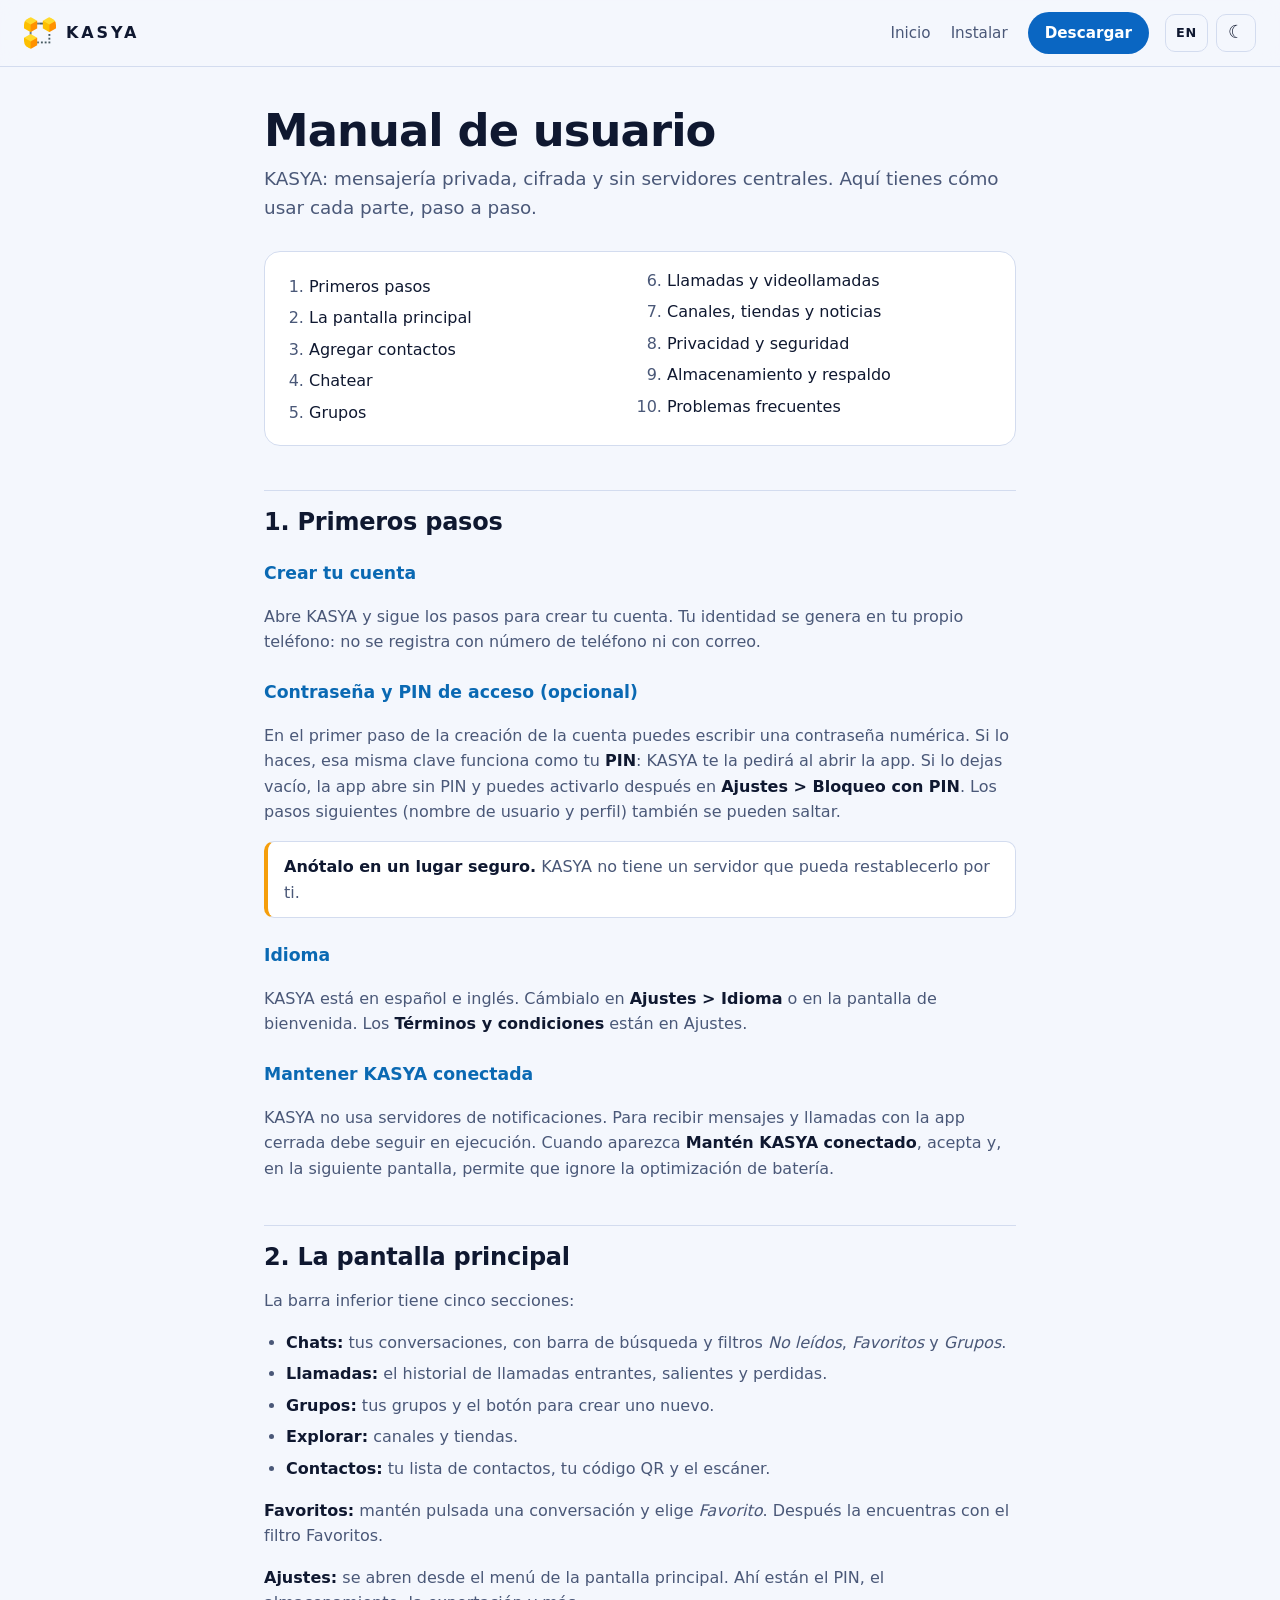
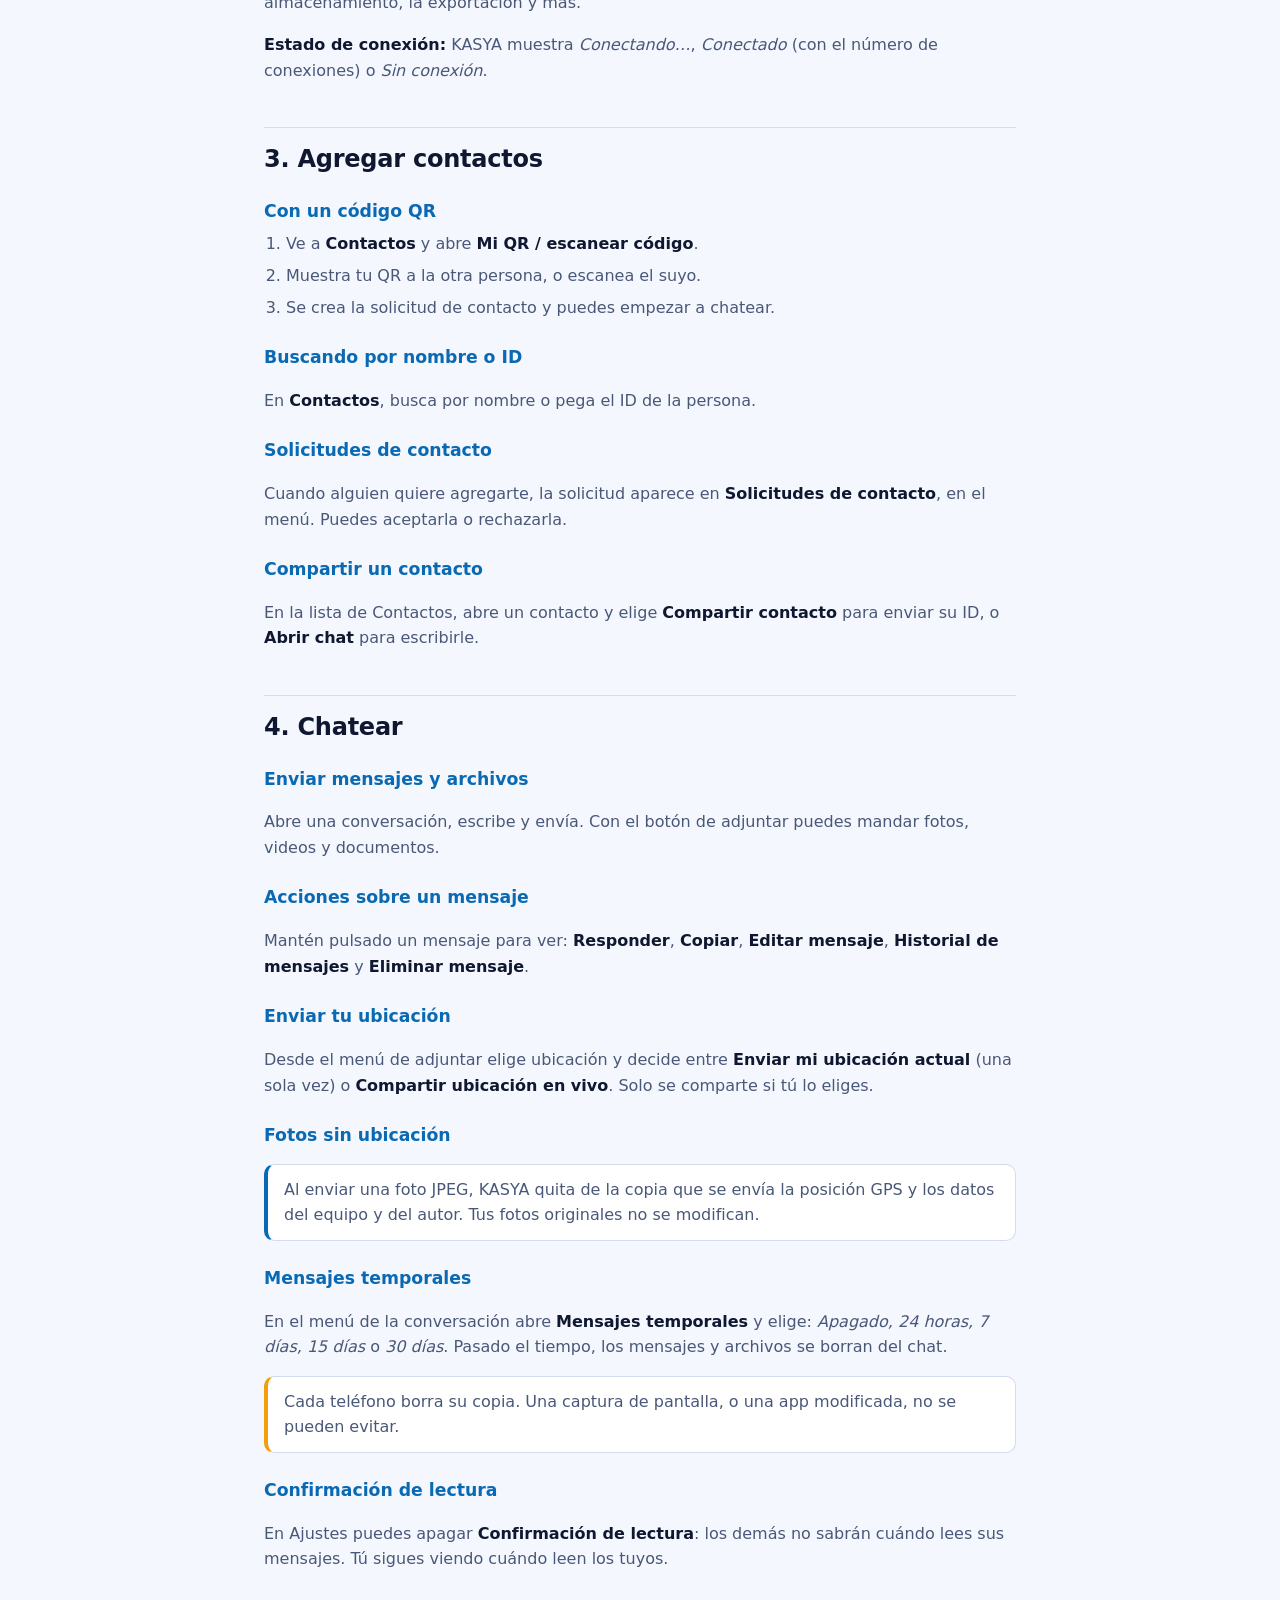
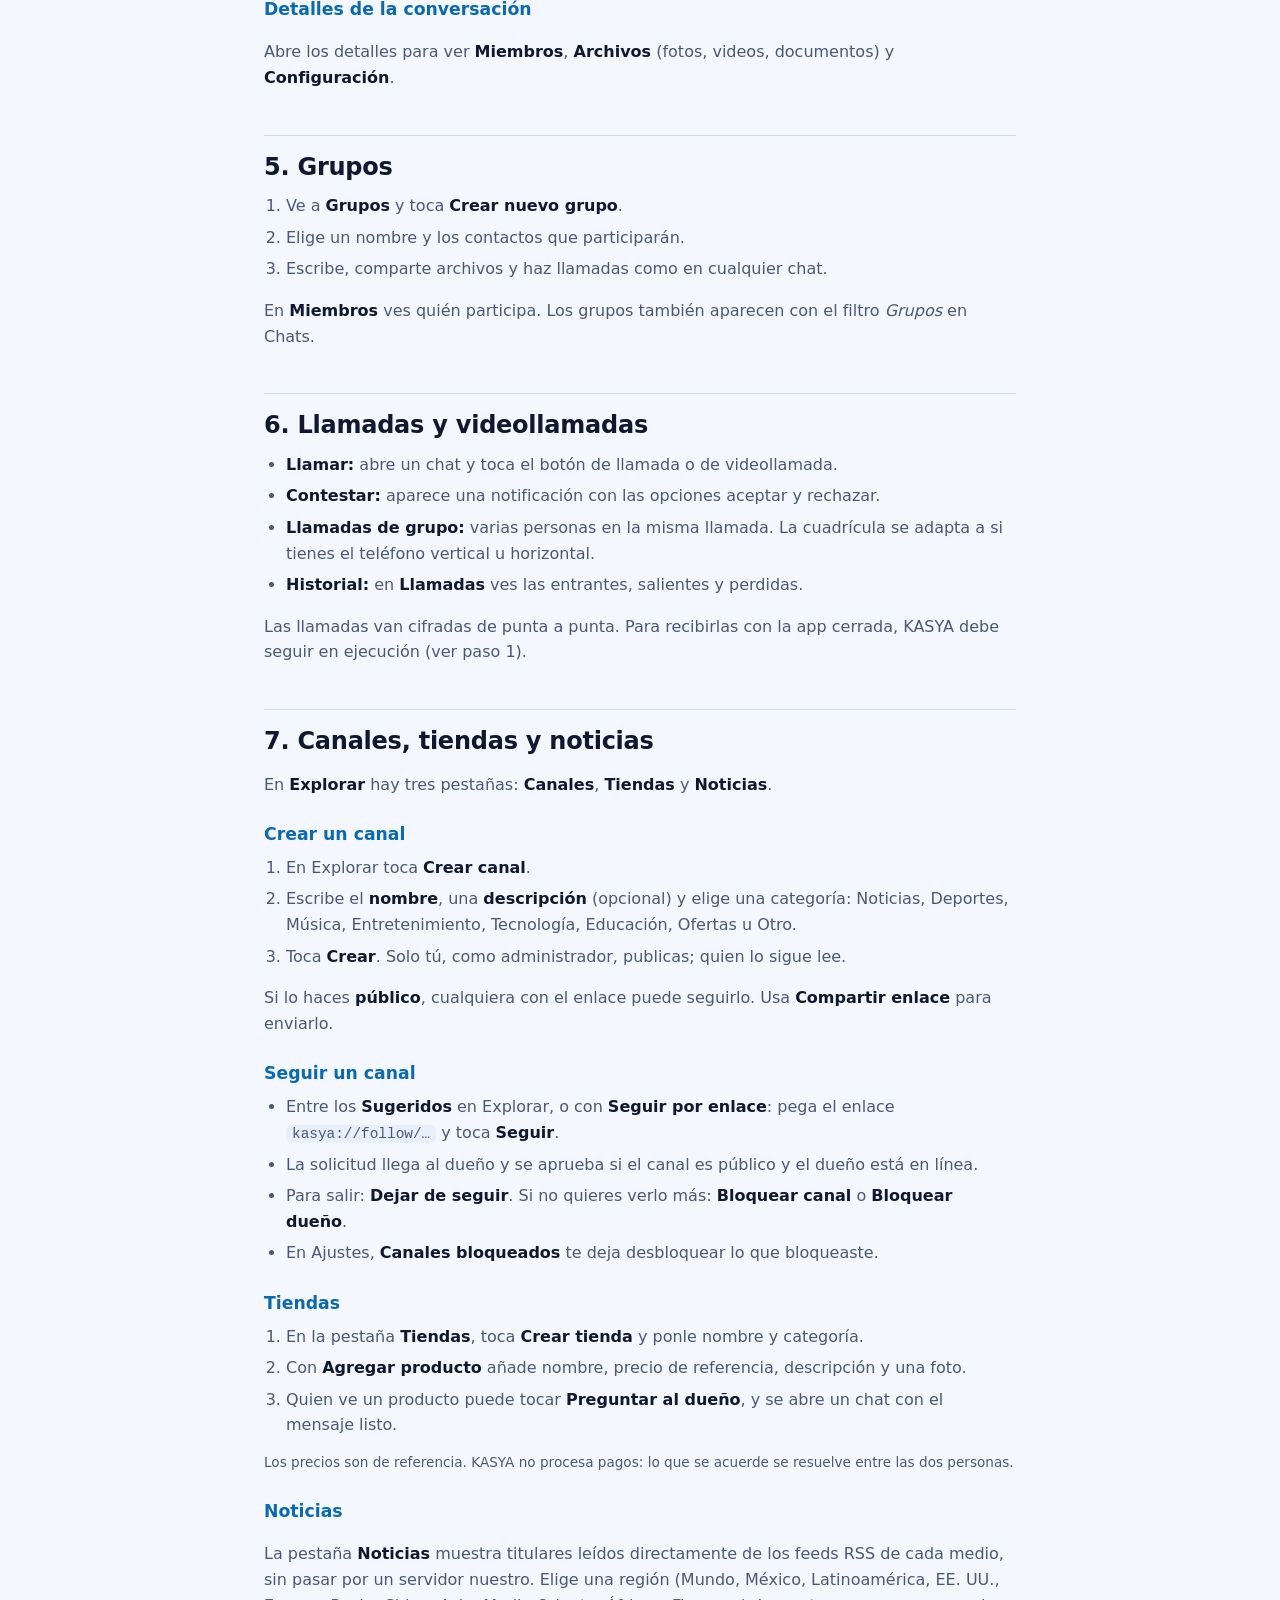
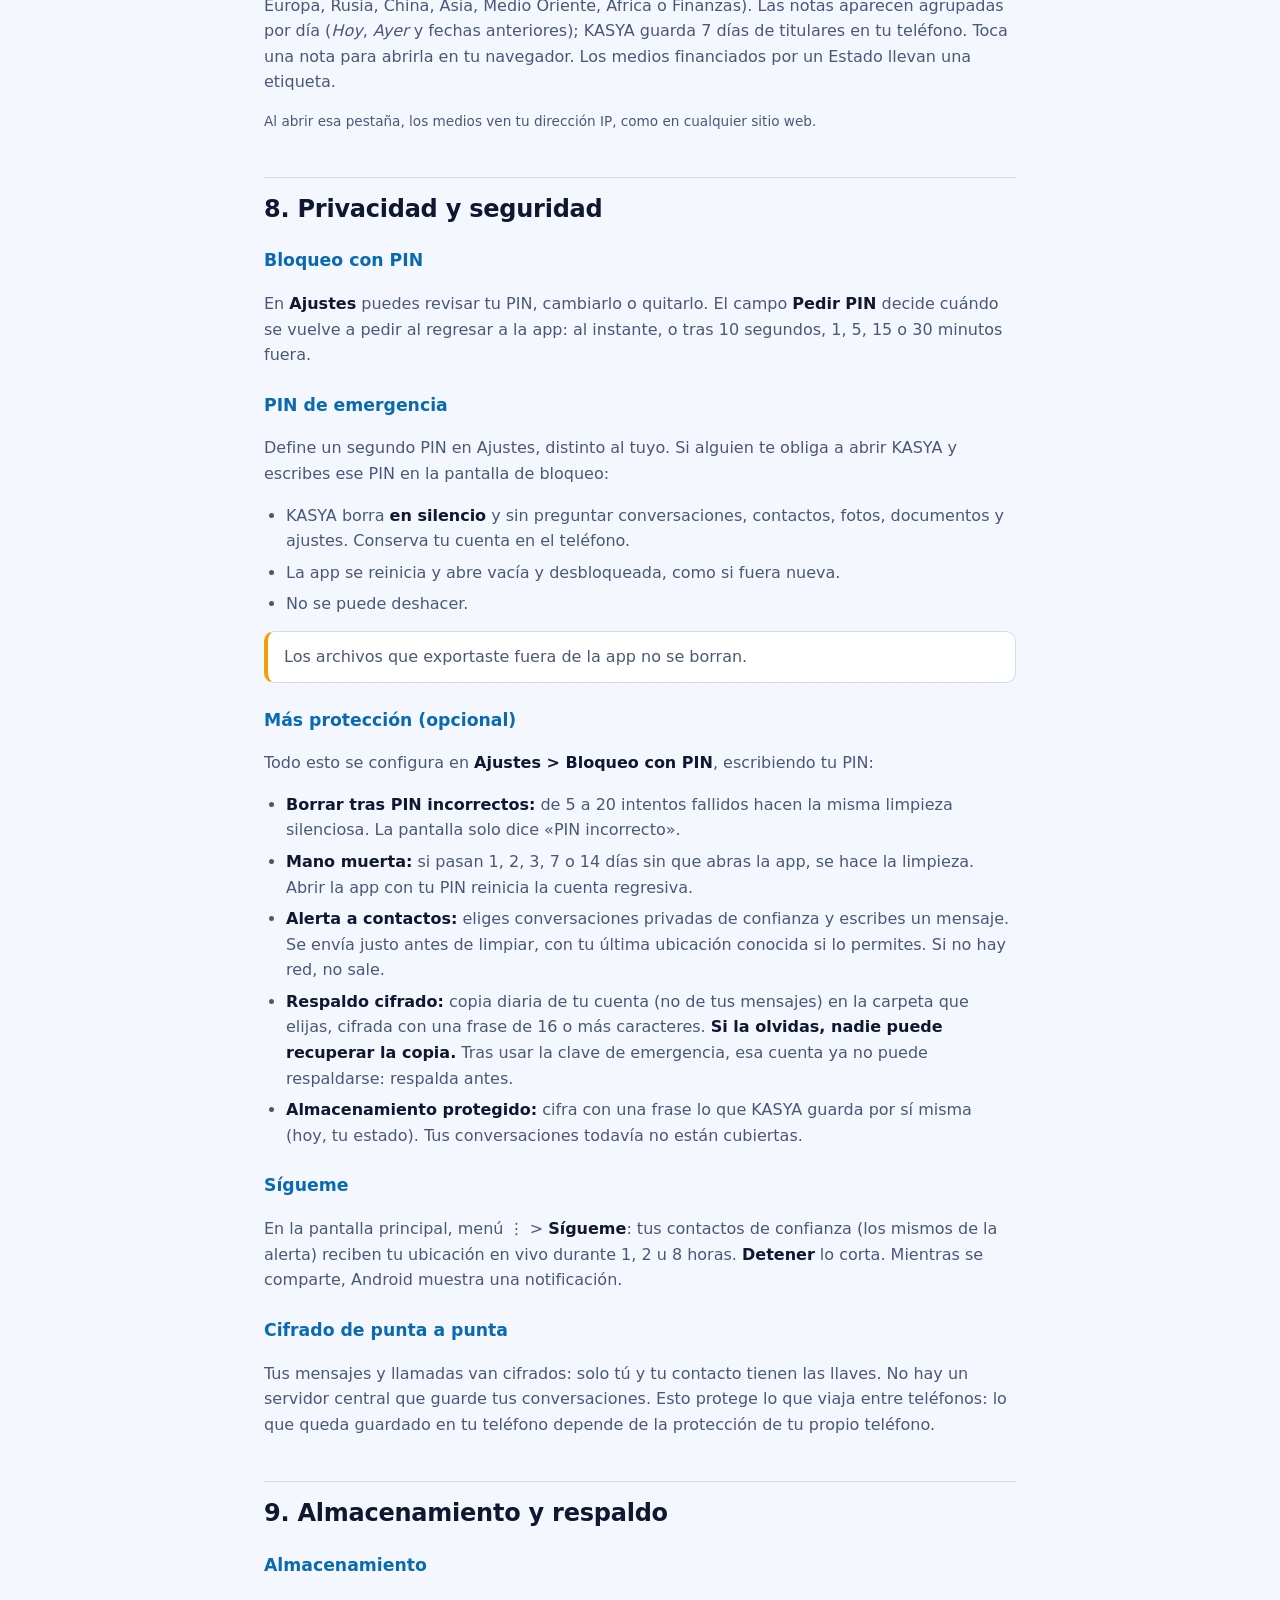
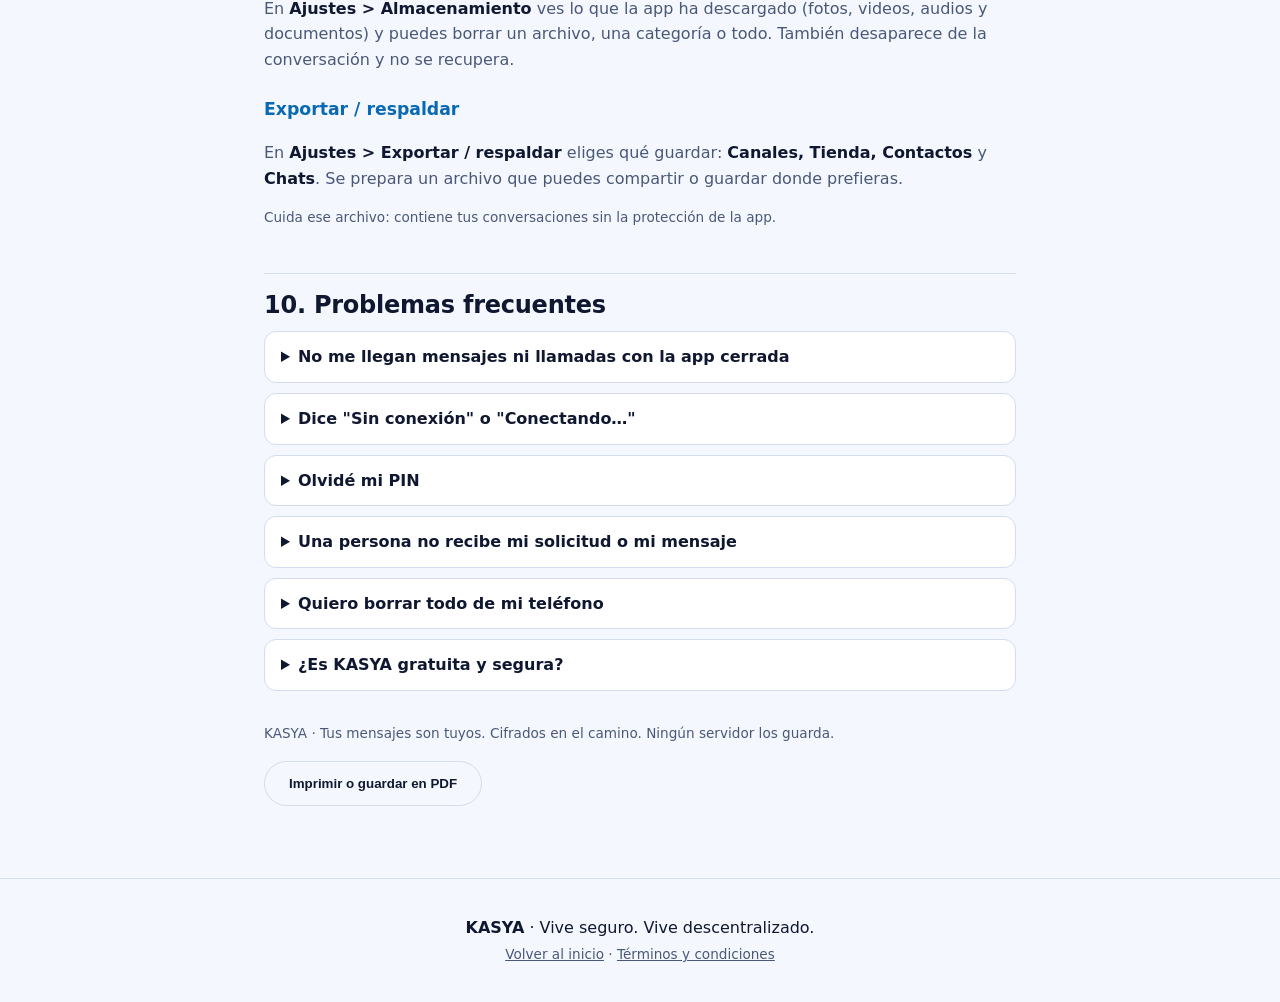
<file: manual.html>
<!doctype html>
<html lang="es">
<head>
<meta charset="utf-8">
<meta name="viewport" content="width=device-width, initial-scale=1">
<title>Manual de usuario — KASYA</title>
<meta name="description" content="Manual de usuario de KASYA: cómo crear tu cuenta, agregar contactos, chatear, llamar, usar canales y tiendas, y proteger tu privacidad.">
<link rel="canonical" href="https://vaultumbra33-droid.github.io/kasya/manual.html">
<link rel="alternate" hreflang="es" href="https://vaultumbra33-droid.github.io/kasya/manual.html">
<link rel="alternate" hreflang="en" href="https://vaultumbra33-droid.github.io/kasya/en/manual.html">
<link rel="alternate" hreflang="x-default" href="https://vaultumbra33-droid.github.io/kasya/manual.html">
<meta property="og:url" content="https://vaultumbra33-droid.github.io/kasya/manual.html">
<meta property="og:site_name" content="KASYA">
<meta property="og:locale" content="es_MX">
<meta property="og:image" content="https://vaultumbra33-droid.github.io/kasya/assets/icon.png">
<meta name="twitter:card" content="summary">
<meta name="robots" content="index,follow">
<meta property="og:title" content="Manual de usuario — KASYA">
<meta property="og:description" content="Manual de usuario de KASYA: cómo crear tu cuenta, agregar contactos, chatear, llamar, usar canales y tiendas, y proteger tu privacidad.">
<meta property="og:type" content="article">
<meta name="theme-color" content="#0b1020">
<link rel="icon" href="assets/icon.png">
<link rel="stylesheet" href="assets/style.css?v=20261102m">
<script>document.documentElement.classList.add('js');try{var t=localStorage.getItem('kasya-theme');if(!t)t=matchMedia('(prefers-color-scheme: light)').matches?'light':'dark';document.documentElement.setAttribute('data-theme',t)}catch(e){document.documentElement.setAttribute('data-theme','dark')}</script>
</head>
<body>
<header class="nav">
  <a class="brand" href="index.html"><img src="assets/icon.png" alt="" width="32" height="32"><span>KASYA</span></a>
  <nav class="manual-nav" id="menu">
    <a href="index.html">Inicio</a>
    <a href="index.html#instalar">Instalar</a>
    <a class="btn btn-small" href="index.html#descargar">Descargar</a>
  </nav>
  <div class="nav-tools">
    <a class="lang-btn" href="en/manual.html" hreflang="en" lang="en" title="English" aria-label="View in English">EN</a>
    <button class="theme-btn" id="theme-btn" type="button" aria-label="Cambiar entre modo oscuro y claro" title="Modo oscuro / claro">☀</button>
  </div>
</header>
<main class="wrap manual">
<h1>Manual de usuario</h1>
<p class="lead">KASYA: mensajería privada, cifrada y sin servidores centrales. Aquí tienes cómo usar cada parte, paso a paso.</p>

<nav class="toc" aria-label="Contenido">
<ol>
<li><a href="#m1">Primeros pasos</a></li>
<li><a href="#m2">La pantalla principal</a></li>
<li><a href="#m3">Agregar contactos</a></li>
<li><a href="#m4">Chatear</a></li>
<li><a href="#m5">Grupos</a></li>
<li><a href="#m6">Llamadas y videollamadas</a></li>
<li><a href="#m7">Canales, tiendas y noticias</a></li>
<li><a href="#m8">Privacidad y seguridad</a></li>
<li><a href="#m9">Almacenamiento y respaldo</a></li>
<li><a href="#m10">Problemas frecuentes</a></li>
</ol>
</nav>

<h2 id="m1">1. Primeros pasos</h2>
<h3>Crear tu cuenta</h3>
<p>Abre KASYA y sigue los pasos para crear tu cuenta. Tu identidad se genera en tu propio teléfono: no se registra con número de teléfono ni con correo.</p>
<h3>Contraseña y PIN de acceso (opcional)</h3>
<p>En el primer paso de la creación de la cuenta puedes escribir una contraseña numérica. Si lo haces, esa misma clave funciona como tu <strong>PIN</strong>: KASYA te la pedirá al abrir la app. Si lo dejas vacío, la app abre sin PIN y puedes activarlo después en <strong>Ajustes &gt; Bloqueo con PIN</strong>. Los pasos siguientes (nombre de usuario y perfil) también se pueden saltar.</p>
<div class="note warn"><strong>Anótalo en un lugar seguro.</strong> KASYA no tiene un servidor que pueda restablecerlo por ti.</div>
<h3>Idioma</h3>
<p>KASYA está en español e inglés. Cámbialo en <strong>Ajustes &gt; Idioma</strong> o en la pantalla de bienvenida. Los <strong>Términos y condiciones</strong> están en Ajustes.</p>
<h3>Mantener KASYA conectada</h3>
<p>KASYA no usa servidores de notificaciones. Para recibir mensajes y llamadas con la app cerrada debe seguir en ejecución. Cuando aparezca <strong>Mantén KASYA conectado</strong>, acepta y, en la siguiente pantalla, permite que ignore la optimización de batería.</p>

<h2 id="m2">2. La pantalla principal</h2>
<p>La barra inferior tiene cinco secciones:</p>
<ul>
<li><strong>Chats:</strong> tus conversaciones, con barra de búsqueda y filtros <em>No leídos</em>, <em>Favoritos</em> y <em>Grupos</em>.</li>
<li><strong>Llamadas:</strong> el historial de llamadas entrantes, salientes y perdidas.</li>
<li><strong>Grupos:</strong> tus grupos y el botón para crear uno nuevo.</li>
<li><strong>Explorar:</strong> canales y tiendas.</li>
<li><strong>Contactos:</strong> tu lista de contactos, tu código QR y el escáner.</li>
</ul>
<p><strong>Favoritos:</strong> mantén pulsada una conversación y elige <em>Favorito</em>. Después la encuentras con el filtro Favoritos.</p>
<p><strong>Ajustes:</strong> se abren desde el menú de la pantalla principal. Ahí están el PIN, el almacenamiento, la exportación y más.</p>
<p><strong>Estado de conexión:</strong> KASYA muestra <em>Conectando…</em>, <em>Conectado</em> (con el número de conexiones) o <em>Sin conexión</em>.</p>

<h2 id="m3">3. Agregar contactos</h2>
<h3>Con un código QR</h3>
<ol>
<li>Ve a <strong>Contactos</strong> y abre <strong>Mi QR / escanear código</strong>.</li>
<li>Muestra tu QR a la otra persona, o escanea el suyo.</li>
<li>Se crea la solicitud de contacto y puedes empezar a chatear.</li>
</ol>
<h3>Buscando por nombre o ID</h3>
<p>En <strong>Contactos</strong>, busca por nombre o pega el ID de la persona.</p>
<h3>Solicitudes de contacto</h3>
<p>Cuando alguien quiere agregarte, la solicitud aparece en <strong>Solicitudes de contacto</strong>, en el menú. Puedes aceptarla o rechazarla.</p>
<h3>Compartir un contacto</h3>
<p>En la lista de Contactos, abre un contacto y elige <strong>Compartir contacto</strong> para enviar su ID, o <strong>Abrir chat</strong> para escribirle.</p>

<h2 id="m4">4. Chatear</h2>
<h3>Enviar mensajes y archivos</h3>
<p>Abre una conversación, escribe y envía. Con el botón de adjuntar puedes mandar fotos, videos y documentos.</p>
<h3>Acciones sobre un mensaje</h3>
<p>Mantén pulsado un mensaje para ver: <strong>Responder</strong>, <strong>Copiar</strong>, <strong>Editar mensaje</strong>, <strong>Historial de mensajes</strong> y <strong>Eliminar mensaje</strong>.</p>
<h3>Enviar tu ubicación</h3>
<p>Desde el menú de adjuntar elige ubicación y decide entre <strong>Enviar mi ubicación actual</strong> (una sola vez) o <strong>Compartir ubicación en vivo</strong>. Solo se comparte si tú lo eliges.</p>
<h3>Fotos sin ubicación</h3>
<div class="note">Al enviar una foto JPEG, KASYA quita de la copia que se envía la posición GPS y los datos del equipo y del autor. Tus fotos originales no se modifican.</div>
<h3>Mensajes temporales</h3>
<p>En el menú de la conversación abre <strong>Mensajes temporales</strong> y elige: <em>Apagado, 24 horas, 7 días, 15 días</em> o <em>30 días</em>. Pasado el tiempo, los mensajes y archivos se borran del chat.</p>
<div class="note warn">Cada teléfono borra su copia. Una captura de pantalla, o una app modificada, no se pueden evitar.</div>
<h3>Confirmación de lectura</h3>
<p>En Ajustes puedes apagar <strong>Confirmación de lectura</strong>: los demás no sabrán cuándo lees sus mensajes. Tú sigues viendo cuándo leen los tuyos.</p>
<h3>Detalles de la conversación</h3>
<p>Abre los detalles para ver <strong>Miembros</strong>, <strong>Archivos</strong> (fotos, videos, documentos) y <strong>Configuración</strong>.</p>

<h2 id="m5">5. Grupos</h2>
<ol>
<li>Ve a <strong>Grupos</strong> y toca <strong>Crear nuevo grupo</strong>.</li>
<li>Elige un nombre y los contactos que participarán.</li>
<li>Escribe, comparte archivos y haz llamadas como en cualquier chat.</li>
</ol>
<p>En <strong>Miembros</strong> ves quién participa. Los grupos también aparecen con el filtro <em>Grupos</em> en Chats.</p>

<h2 id="m6">6. Llamadas y videollamadas</h2>
<ul>
<li><strong>Llamar:</strong> abre un chat y toca el botón de llamada o de videollamada.</li>
<li><strong>Contestar:</strong> aparece una notificación con las opciones aceptar y rechazar.</li>
<li><strong>Llamadas de grupo:</strong> varias personas en la misma llamada. La cuadrícula se adapta a si tienes el teléfono vertical u horizontal.</li>
<li><strong>Historial:</strong> en <strong>Llamadas</strong> ves las entrantes, salientes y perdidas.</li>
</ul>
<p>Las llamadas van cifradas de punta a punta. Para recibirlas con la app cerrada, KASYA debe seguir en ejecución (ver paso 1).</p>

<h2 id="m7">7. Canales, tiendas y noticias</h2>
<p>En <strong>Explorar</strong> hay tres pestañas: <strong>Canales</strong>, <strong>Tiendas</strong> y <strong>Noticias</strong>.</p>
<h3>Crear un canal</h3>
<ol>
<li>En Explorar toca <strong>Crear canal</strong>.</li>
<li>Escribe el <strong>nombre</strong>, una <strong>descripción</strong> (opcional) y elige una categoría: Noticias, Deportes, Música, Entretenimiento, Tecnología, Educación, Ofertas u Otro.</li>
<li>Toca <strong>Crear</strong>. Solo tú, como administrador, publicas; quien lo sigue lee.</li>
</ol>
<p>Si lo haces <strong>público</strong>, cualquiera con el enlace puede seguirlo. Usa <strong>Compartir enlace</strong> para enviarlo.</p>
<h3>Seguir un canal</h3>
<ul>
<li>Entre los <strong>Sugeridos</strong> en Explorar, o con <strong>Seguir por enlace</strong>: pega el enlace <code>kasya://follow/…</code> y toca <strong>Seguir</strong>.</li>
<li>La solicitud llega al dueño y se aprueba si el canal es público y el dueño está en línea.</li>
<li>Para salir: <strong>Dejar de seguir</strong>. Si no quieres verlo más: <strong>Bloquear canal</strong> o <strong>Bloquear dueño</strong>.</li>
<li>En Ajustes, <strong>Canales bloqueados</strong> te deja desbloquear lo que bloqueaste.</li>
</ul>
<h3>Tiendas</h3>
<ol>
<li>En la pestaña <strong>Tiendas</strong>, toca <strong>Crear tienda</strong> y ponle nombre y categoría.</li>
<li>Con <strong>Agregar producto</strong> añade nombre, precio de referencia, descripción y una foto.</li>
<li>Quien ve un producto puede tocar <strong>Preguntar al dueño</strong>, y se abre un chat con el mensaje listo.</li>
</ol>
<p class="fine">Los precios son de referencia. KASYA no procesa pagos: lo que se acuerde se resuelve entre las dos personas.</p>

<h3>Noticias</h3>
<p>La pestaña <strong>Noticias</strong> muestra titulares leídos directamente de los feeds RSS de cada medio, sin pasar por un servidor nuestro. Elige una región (Mundo, México, Latinoamérica, EE. UU., Europa, Rusia, China, Asia, Medio Oriente, África o Finanzas). Las notas aparecen agrupadas por día (<em>Hoy</em>, <em>Ayer</em> y fechas anteriores); KASYA guarda 7 días de titulares en tu teléfono. Toca una nota para abrirla en tu navegador. Los medios financiados por un Estado llevan una etiqueta.</p>
<p class="fine">Al abrir esa pestaña, los medios ven tu dirección IP, como en cualquier sitio web.</p>

<h2 id="m8">8. Privacidad y seguridad</h2>
<h3>Bloqueo con PIN</h3>
<p>En <strong>Ajustes</strong> puedes revisar tu PIN, cambiarlo o quitarlo. El campo <strong>Pedir PIN</strong> decide cuándo se vuelve a pedir al regresar a la app: al instante, o tras 10 segundos, 1, 5, 15 o 30 minutos fuera.</p>
<h3>PIN de emergencia</h3>
<p>Define un segundo PIN en Ajustes, distinto al tuyo. Si alguien te obliga a abrir KASYA y escribes ese PIN en la pantalla de bloqueo:</p>
<ul>
<li>KASYA borra <strong>en silencio</strong> y sin preguntar conversaciones, contactos, fotos, documentos y ajustes. Conserva tu cuenta en el teléfono.</li>
<li>La app se reinicia y abre vacía y desbloqueada, como si fuera nueva.</li>
<li>No se puede deshacer.</li>
</ul>
<div class="note warn">Los archivos que exportaste fuera de la app no se borran.</div>
<h3>Más protección (opcional)</h3>
<p>Todo esto se configura en <strong>Ajustes &gt; Bloqueo con PIN</strong>, escribiendo tu PIN:</p>
<ul>
<li><strong>Borrar tras PIN incorrectos:</strong> de 5 a 20 intentos fallidos hacen la misma limpieza silenciosa. La pantalla solo dice «PIN incorrecto».</li>
<li><strong>Mano muerta:</strong> si pasan 1, 2, 3, 7 o 14 días sin que abras la app, se hace la limpieza. Abrir la app con tu PIN reinicia la cuenta regresiva.</li>
<li><strong>Alerta a contactos:</strong> eliges conversaciones privadas de confianza y escribes un mensaje. Se envía justo antes de limpiar, con tu última ubicación conocida si lo permites. Si no hay red, no sale.</li>
<li><strong>Respaldo cifrado:</strong> copia diaria de tu cuenta (no de tus mensajes) en la carpeta que elijas, cifrada con una frase de 16 o más caracteres. <strong>Si la olvidas, nadie puede recuperar la copia.</strong> Tras usar la clave de emergencia, esa cuenta ya no puede respaldarse: respalda antes.</li>
<li><strong>Almacenamiento protegido:</strong> cifra con una frase lo que KASYA guarda por sí misma (hoy, tu estado). Tus conversaciones todavía no están cubiertas.</li>
</ul>
<h3>Sígueme</h3>
<p>En la pantalla principal, menú ⋮ &gt; <strong>Sígueme</strong>: tus contactos de confianza (los mismos de la alerta) reciben tu ubicación en vivo durante 1, 2 u 8 horas. <strong>Detener</strong> lo corta. Mientras se comparte, Android muestra una notificación.</p>
<h3>Cifrado de punta a punta</h3>
<p>Tus mensajes y llamadas van cifrados: solo tú y tu contacto tienen las llaves. No hay un servidor central que guarde tus conversaciones. Esto protege lo que viaja entre teléfonos: lo que queda guardado en tu teléfono depende de la protección de tu propio teléfono.</p>

<h2 id="m9">9. Almacenamiento y respaldo</h2>
<h3>Almacenamiento</h3>
<p>En <strong>Ajustes &gt; Almacenamiento</strong> ves lo que la app ha descargado (fotos, videos, audios y documentos) y puedes borrar un archivo, una categoría o todo. También desaparece de la conversación y no se recupera.</p>
<h3>Exportar / respaldar</h3>
<p>En <strong>Ajustes &gt; Exportar / respaldar</strong> eliges qué guardar: <strong>Canales, Tienda, Contactos</strong> y <strong>Chats</strong>. Se prepara un archivo que puedes compartir o guardar donde prefieras.</p>
<p class="fine">Cuida ese archivo: contiene tus conversaciones sin la protección de la app.</p>

<h2 id="m10">10. Problemas frecuentes</h2>
<details><summary>No me llegan mensajes ni llamadas con la app cerrada</summary>
<p>KASYA no usa notificaciones de servidores. Ve a los ajustes de batería de tu teléfono y permite que KASYA ignore la optimización. En algunas marcas también hay que permitir el inicio automático.</p></details>
<details><summary>Dice "Sin conexión" o "Conectando…"</summary>
<p>Revisa tu internet (Wi-Fi o datos). Al volver la red, KASYA se reconecta sola. Si sigue igual, cierra y vuelve a abrir la app.</p></details>
<details><summary>Olvidé mi PIN</summary>
<p>KASYA no tiene forma de restablecerlo: no hay servidor ni correo de recuperación. Por eso conviene anotarlo en un lugar seguro.</p></details>
<details><summary>Una persona no recibe mi solicitud o mi mensaje</summary>
<p>En una red sin servidor central, algunas acciones se completan cuando las dos personas están en línea. Espera a que la otra persona abra KASYA.</p></details>
<details><summary>Quiero borrar todo de mi teléfono</summary>
<p>Usa el PIN de emergencia (sección 8) o borra los archivos descargados desde Ajustes &gt; Almacenamiento.</p></details>
<details><summary>¿Es KASYA gratuita y segura?</summary>
<p>KASYA se basa en Jami, un proyecto de software libre. Puedes comprobar el APK: compara su huella SHA-256 con la de la página de descarga y analízalo en VirusTotal.</p></details>

<p class="fine" style="margin-top:32px">KASYA · Tus mensajes son tuyos. Cifrados en el camino. Ningún servidor los guarda.</p>
<p><button class="btn btn-ghost" type="button" onclick="window.print()">Imprimir o guardar en PDF</button></p>
</main>
<footer class="footer">
  <p><strong>KASYA</strong> · Vive seguro. Vive descentralizado.</p>
  <p class="fine"><a href="index.html">Volver al inicio</a> · <a href="terminos.html">Términos y condiciones</a></p>
</footer>
<script src="assets/site.js?v=20261102m"></script>
</body>
</html>
</file>
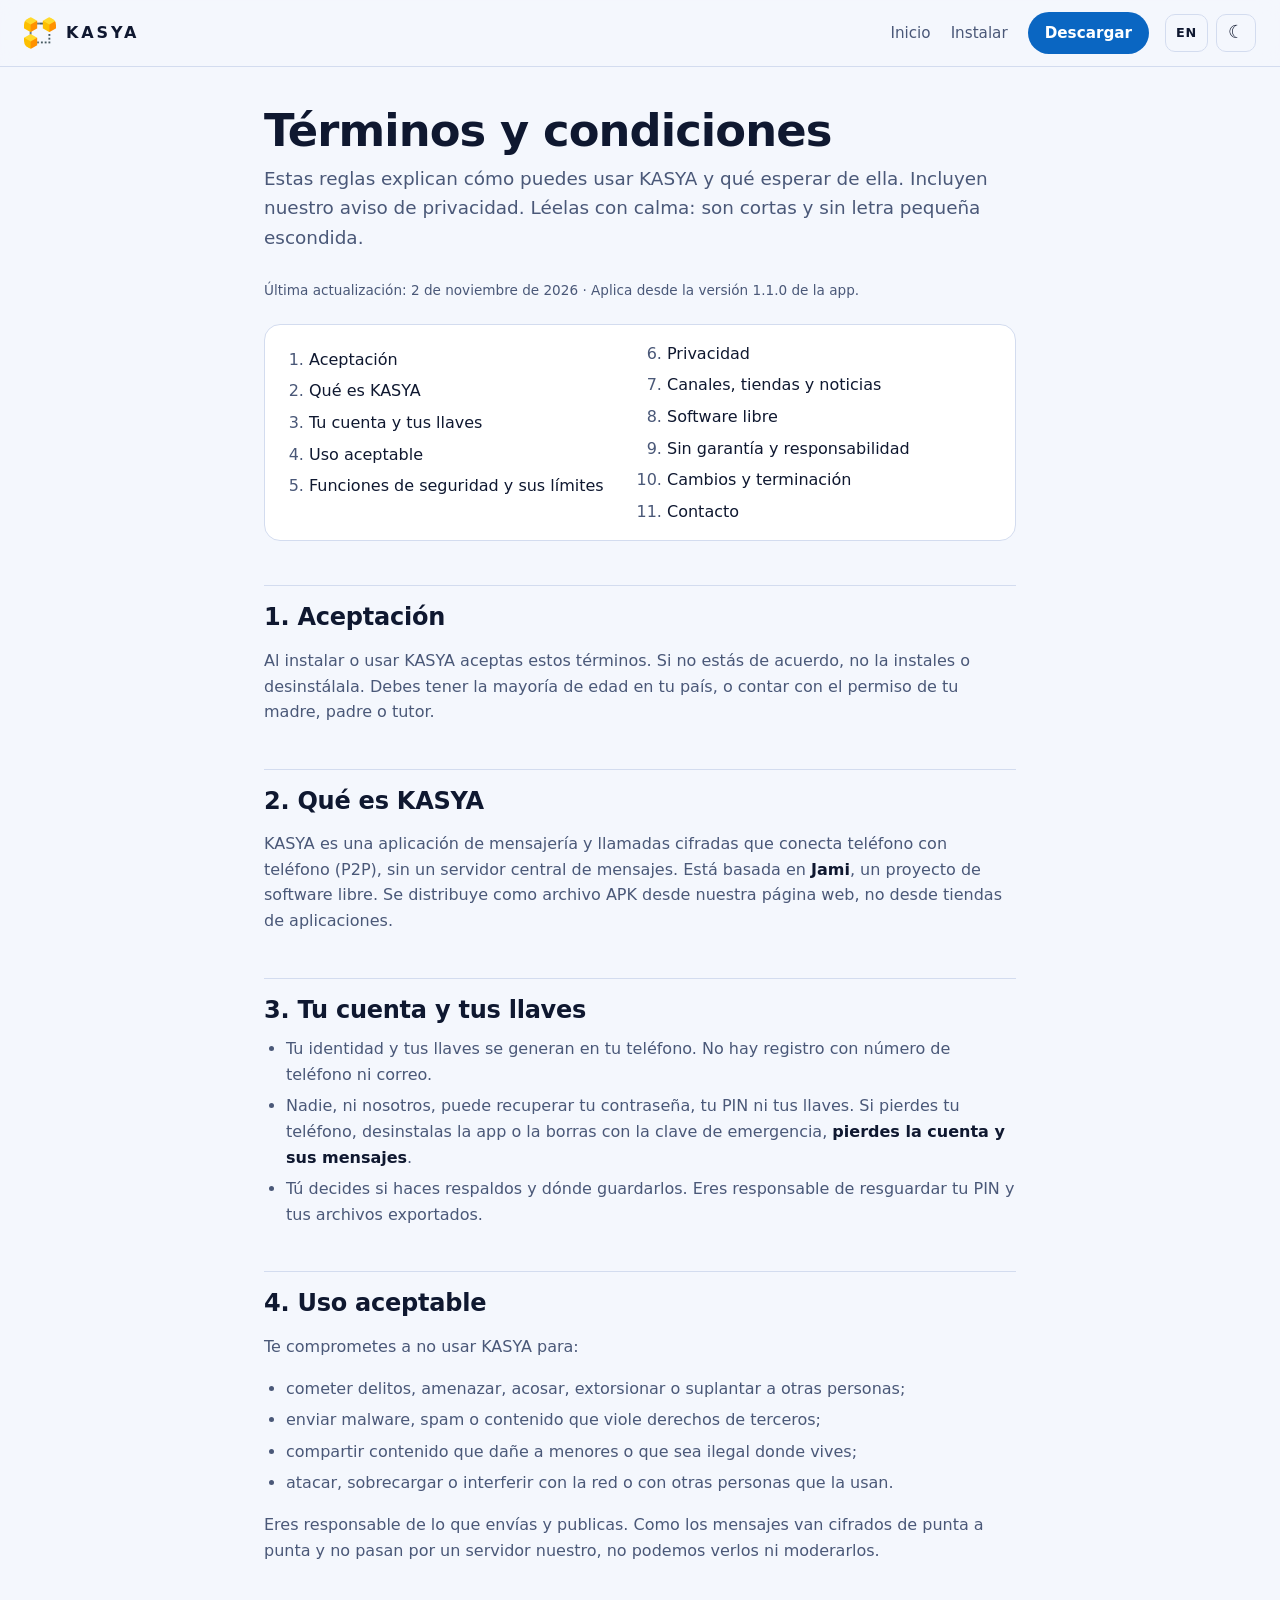
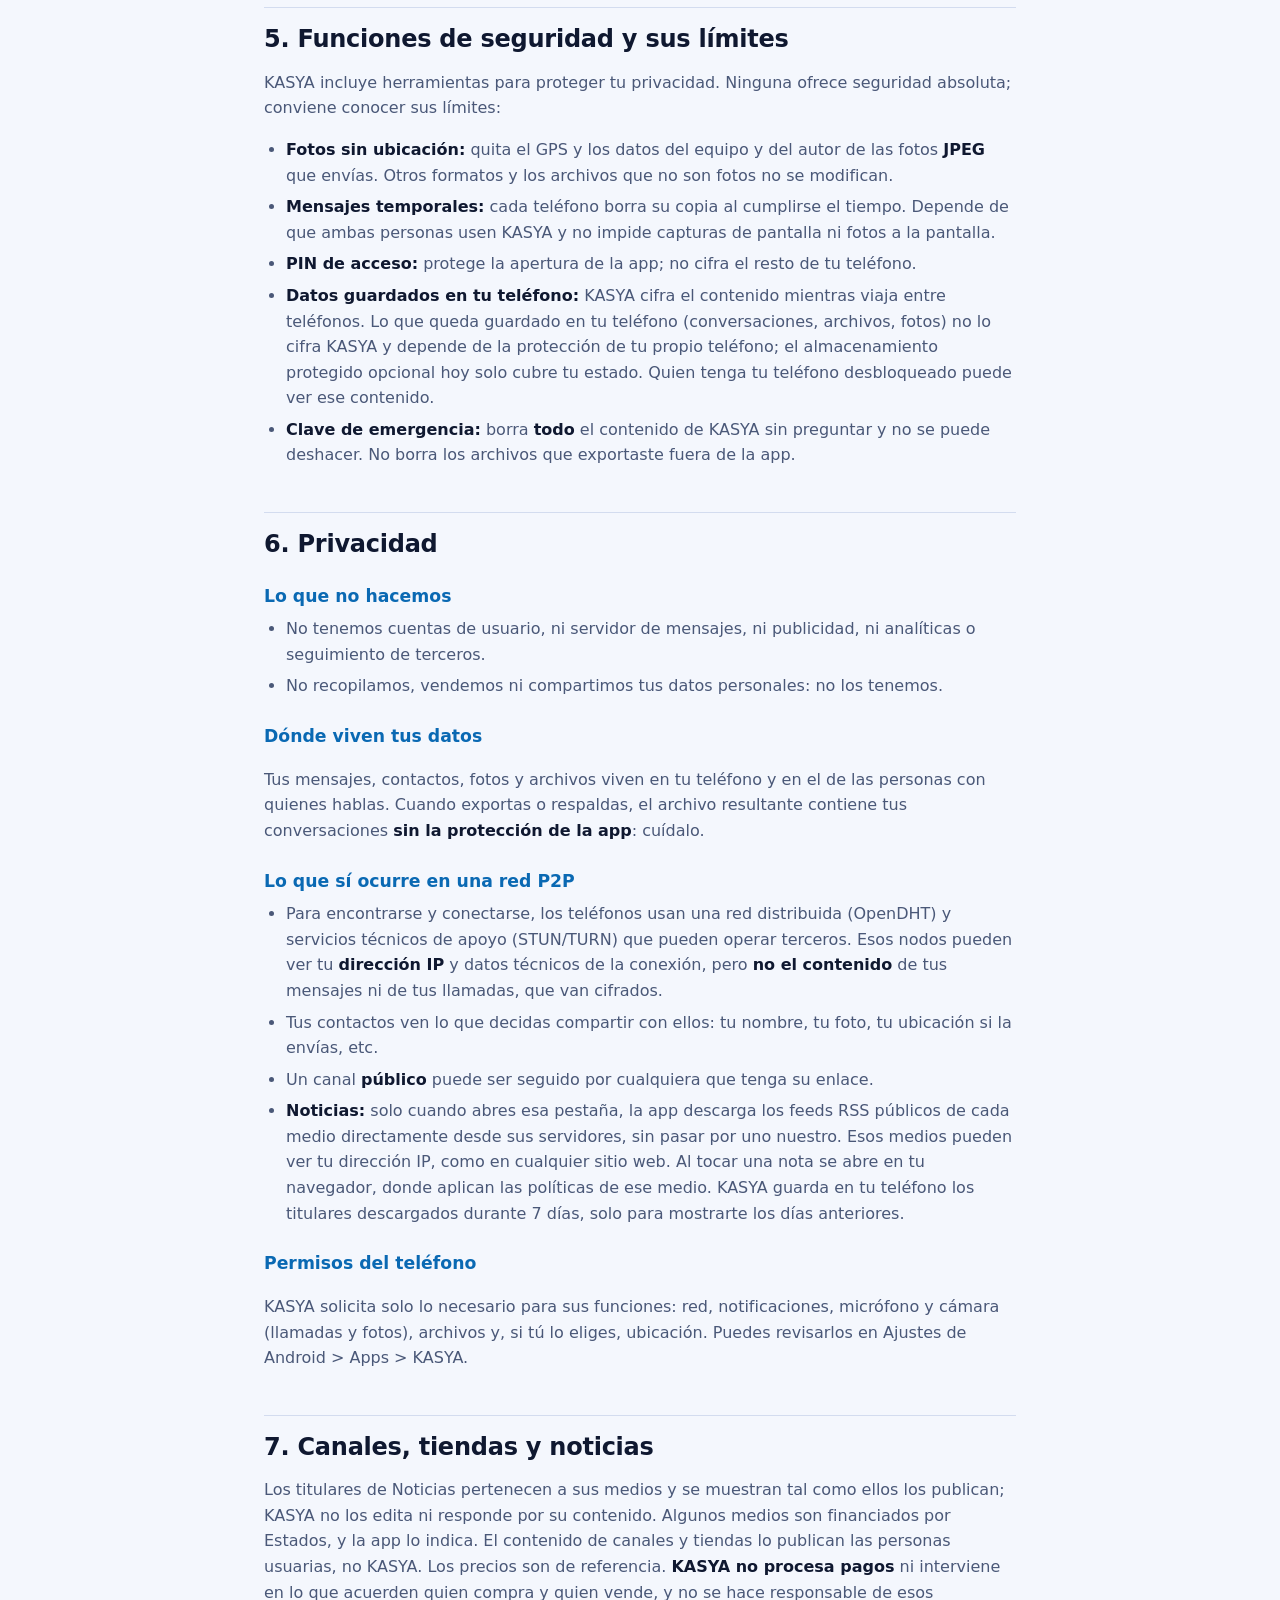
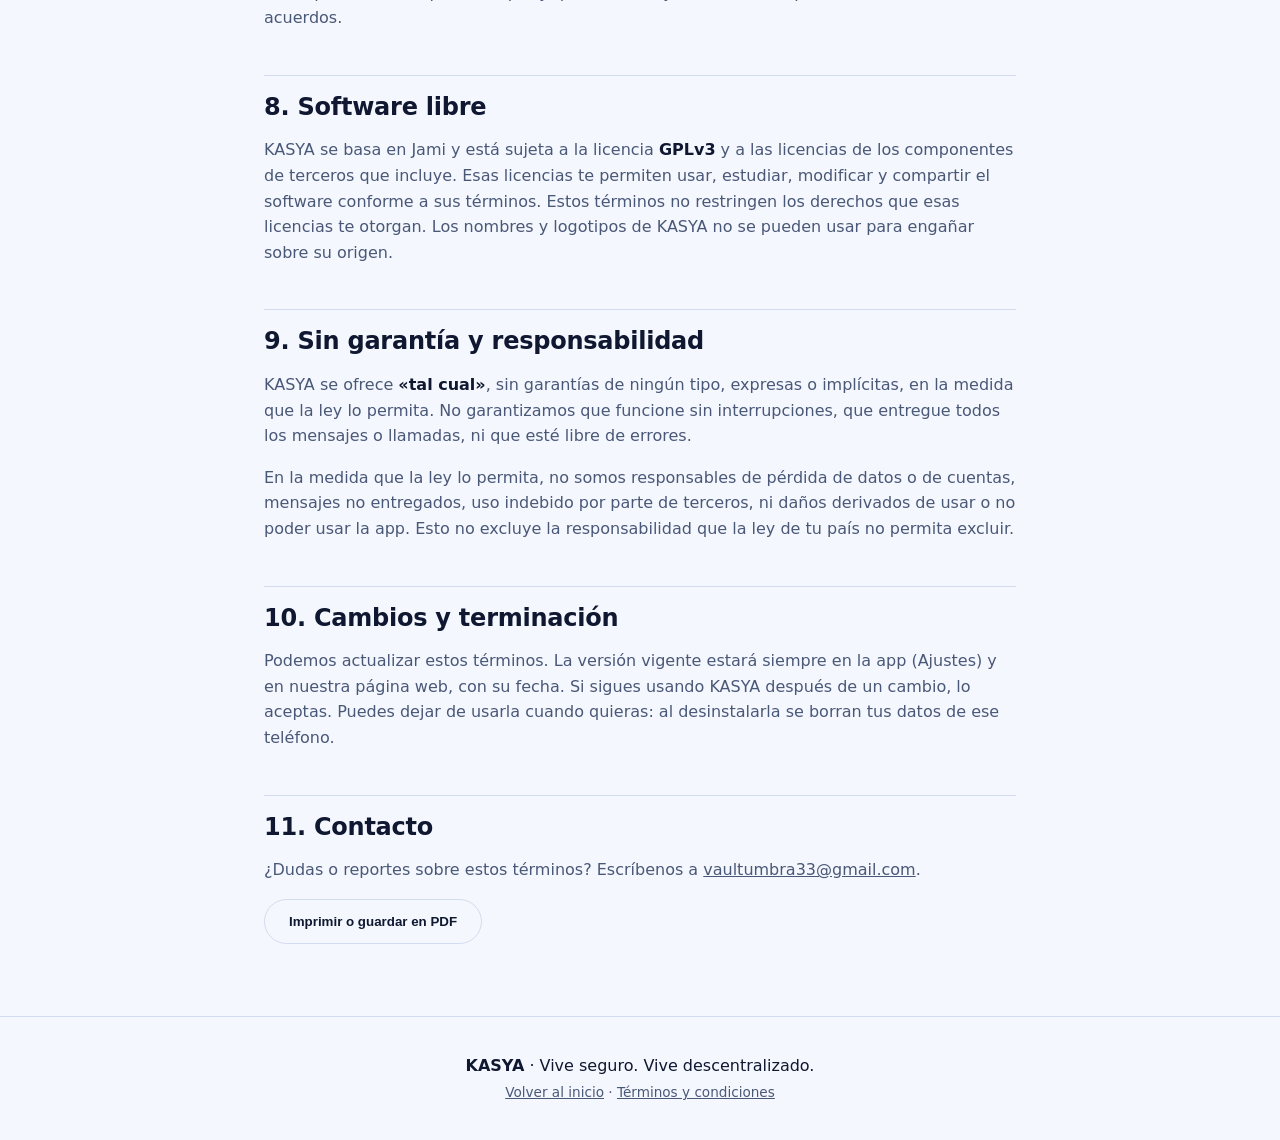
<file: terminos.html>
<!doctype html>
<html lang="es">
<head>
<meta charset="utf-8">
<meta name="viewport" content="width=device-width, initial-scale=1">
<title>Términos y condiciones — KASYA</title>
<meta name="description" content="Términos y condiciones y aviso de privacidad de KASYA.">
<link rel="canonical" href="https://vaultumbra33-droid.github.io/kasya/terminos.html">
<link rel="alternate" hreflang="es" href="https://vaultumbra33-droid.github.io/kasya/terminos.html">
<link rel="alternate" hreflang="en" href="https://vaultumbra33-droid.github.io/kasya/en/terms.html">
<link rel="alternate" hreflang="x-default" href="https://vaultumbra33-droid.github.io/kasya/terminos.html">
<meta property="og:url" content="https://vaultumbra33-droid.github.io/kasya/terminos.html">
<meta property="og:site_name" content="KASYA">
<meta property="og:locale" content="es_MX">
<meta property="og:image" content="https://vaultumbra33-droid.github.io/kasya/assets/icon.png">
<meta name="twitter:card" content="summary">
<meta name="robots" content="index,follow">
<meta property="og:title" content="Términos y condiciones — KASYA">
<meta property="og:description" content="Términos y condiciones y aviso de privacidad de KASYA.">
<meta property="og:type" content="article">
<meta name="theme-color" content="#0b1020">
<link rel="icon" href="assets/icon.png">
<link rel="stylesheet" href="assets/style.css?v=20261102m">
<script>document.documentElement.classList.add('js');try{var t=localStorage.getItem('kasya-theme');if(!t)t=matchMedia('(prefers-color-scheme: light)').matches?'light':'dark';document.documentElement.setAttribute('data-theme',t)}catch(e){document.documentElement.setAttribute('data-theme','dark')}</script>
</head>
<body>
<header class="nav">
  <a class="brand" href="index.html"><img src="assets/icon.png" alt="" width="32" height="32"><span>KASYA</span></a>
  <nav class="manual-nav" id="menu">
    <a href="index.html">Inicio</a>
    <a href="index.html#instalar">Instalar</a>
    <a class="btn btn-small" href="index.html#descargar">Descargar</a>
  </nav>
  <div class="nav-tools">
    <a class="lang-btn" href="en/terms.html" hreflang="en" lang="en" title="English" aria-label="View in English">EN</a>
    <button class="theme-btn" id="theme-btn" type="button" aria-label="Cambiar entre modo oscuro y claro" title="Modo oscuro / claro">☀</button>
  </div>
</header>
<main class="wrap manual">
<h1>Términos y condiciones</h1>
<p class="lead">Estas reglas explican cómo puedes usar KASYA y qué esperar de ella. Incluyen nuestro aviso de privacidad. Léelas con calma: son cortas y sin letra pequeña escondida.</p>
<p class="fine">Última actualización: 2 de noviembre de 2026 · Aplica desde la versión 1.1.0 de la app.</p>

<nav class="toc" aria-label="Contenido">
<ol>
<li><a href="#t1">Aceptación</a></li>
<li><a href="#t2">Qué es KASYA</a></li>
<li><a href="#t3">Tu cuenta y tus llaves</a></li>
<li><a href="#t4">Uso aceptable</a></li>
<li><a href="#t5">Funciones de seguridad y sus límites</a></li>
<li><a href="#t6">Privacidad</a></li>
<li><a href="#t7">Canales, tiendas y noticias</a></li>
<li><a href="#t8">Software libre</a></li>
<li><a href="#t9">Sin garantía y responsabilidad</a></li>
<li><a href="#t10">Cambios y terminación</a></li>
<li><a href="#t11">Contacto</a></li>
</ol>
</nav>

<h2 id="t1">1. Aceptación</h2>
<p>Al instalar o usar KASYA aceptas estos términos. Si no estás de acuerdo, no la instales o desinstálala. Debes tener la mayoría de edad en tu país, o contar con el permiso de tu madre, padre o tutor.</p>

<h2 id="t2">2. Qué es KASYA</h2>
<p>KASYA es una aplicación de mensajería y llamadas cifradas que conecta teléfono con teléfono (P2P), sin un servidor central de mensajes. Está basada en <strong>Jami</strong>, un proyecto de software libre. Se distribuye como archivo APK desde nuestra página web, no desde tiendas de aplicaciones.</p>

<h2 id="t3">3. Tu cuenta y tus llaves</h2>
<ul>
<li>Tu identidad y tus llaves se generan en tu teléfono. No hay registro con número de teléfono ni correo.</li>
<li>Nadie, ni nosotros, puede recuperar tu contraseña, tu PIN ni tus llaves. Si pierdes tu teléfono, desinstalas la app o la borras con la clave de emergencia, <strong>pierdes la cuenta y sus mensajes</strong>.</li>
<li>Tú decides si haces respaldos y dónde guardarlos. Eres responsable de resguardar tu PIN y tus archivos exportados.</li>
</ul>

<h2 id="t4">4. Uso aceptable</h2>
<p>Te comprometes a no usar KASYA para:</p>
<ul>
<li>cometer delitos, amenazar, acosar, extorsionar o suplantar a otras personas;</li>
<li>enviar malware, spam o contenido que viole derechos de terceros;</li>
<li>compartir contenido que dañe a menores o que sea ilegal donde vives;</li>
<li>atacar, sobrecargar o interferir con la red o con otras personas que la usan.</li>
</ul>
<p>Eres responsable de lo que envías y publicas. Como los mensajes van cifrados de punta a punta y no pasan por un servidor nuestro, no podemos verlos ni moderarlos.</p>

<h2 id="t5">5. Funciones de seguridad y sus límites</h2>
<p>KASYA incluye herramientas para proteger tu privacidad. Ninguna ofrece seguridad absoluta; conviene conocer sus límites:</p>
<ul>
<li><strong>Fotos sin ubicación:</strong> quita el GPS y los datos del equipo y del autor de las fotos <strong>JPEG</strong> que envías. Otros formatos y los archivos que no son fotos no se modifican.</li>
<li><strong>Mensajes temporales:</strong> cada teléfono borra su copia al cumplirse el tiempo. Depende de que ambas personas usen KASYA y no impide capturas de pantalla ni fotos a la pantalla.</li>
<li><strong>PIN de acceso:</strong> protege la apertura de la app; no cifra el resto de tu teléfono.</li>
<li><strong>Datos guardados en tu teléfono:</strong> KASYA cifra el contenido mientras viaja entre teléfonos. Lo que queda guardado en tu teléfono (conversaciones, archivos, fotos) no lo cifra KASYA y depende de la protección de tu propio teléfono; el almacenamiento protegido opcional hoy solo cubre tu estado. Quien tenga tu teléfono desbloqueado puede ver ese contenido.</li>
<li><strong>Clave de emergencia:</strong> borra <strong>todo</strong> el contenido de KASYA sin preguntar y no se puede deshacer. No borra los archivos que exportaste fuera de la app.</li>
</ul>

<h2 id="t6">6. Privacidad</h2>
<h3>Lo que no hacemos</h3>
<ul>
<li>No tenemos cuentas de usuario, ni servidor de mensajes, ni publicidad, ni analíticas o seguimiento de terceros.</li>
<li>No recopilamos, vendemos ni compartimos tus datos personales: no los tenemos.</li>
</ul>
<h3>Dónde viven tus datos</h3>
<p>Tus mensajes, contactos, fotos y archivos viven en tu teléfono y en el de las personas con quienes hablas. Cuando exportas o respaldas, el archivo resultante contiene tus conversaciones <strong>sin la protección de la app</strong>: cuídalo.</p>
<h3>Lo que sí ocurre en una red P2P</h3>
<ul>
<li>Para encontrarse y conectarse, los teléfonos usan una red distribuida (OpenDHT) y servicios técnicos de apoyo (STUN/TURN) que pueden operar terceros. Esos nodos pueden ver tu <strong>dirección IP</strong> y datos técnicos de la conexión, pero <strong>no el contenido</strong> de tus mensajes ni de tus llamadas, que van cifrados.</li>
<li>Tus contactos ven lo que decidas compartir con ellos: tu nombre, tu foto, tu ubicación si la envías, etc.</li>
<li>Un canal <strong>público</strong> puede ser seguido por cualquiera que tenga su enlace.</li>
<li><strong>Noticias:</strong> solo cuando abres esa pestaña, la app descarga los feeds RSS públicos de cada medio directamente desde sus servidores, sin pasar por uno nuestro. Esos medios pueden ver tu dirección IP, como en cualquier sitio web. Al tocar una nota se abre en tu navegador, donde aplican las políticas de ese medio. KASYA guarda en tu teléfono los titulares descargados durante 7 días, solo para mostrarte los días anteriores.</li>
</ul>
<h3>Permisos del teléfono</h3>
<p>KASYA solicita solo lo necesario para sus funciones: red, notificaciones, micrófono y cámara (llamadas y fotos), archivos y, si tú lo eliges, ubicación. Puedes revisarlos en Ajustes de Android &gt; Apps &gt; KASYA.</p>

<h2 id="t7">7. Canales, tiendas y noticias</h2>
<p>Los titulares de Noticias pertenecen a sus medios y se muestran tal como ellos los publican; KASYA no los edita ni responde por su contenido. Algunos medios son financiados por Estados, y la app lo indica. El contenido de canales y tiendas lo publican las personas usuarias, no KASYA. Los precios son de referencia. <strong>KASYA no procesa pagos</strong> ni interviene en lo que acuerden quien compra y quien vende, y no se hace responsable de esos acuerdos.</p>

<h2 id="t8">8. Software libre</h2>
<p>KASYA se basa en Jami y está sujeta a la licencia <strong>GPLv3</strong> y a las licencias de los componentes de terceros que incluye. Esas licencias te permiten usar, estudiar, modificar y compartir el software conforme a sus términos. Estos términos no restringen los derechos que esas licencias te otorgan. Los nombres y logotipos de KASYA no se pueden usar para engañar sobre su origen.</p>

<h2 id="t9">9. Sin garantía y responsabilidad</h2>
<p>KASYA se ofrece <strong>«tal cual»</strong>, sin garantías de ningún tipo, expresas o implícitas, en la medida que la ley lo permita. No garantizamos que funcione sin interrupciones, que entregue todos los mensajes o llamadas, ni que esté libre de errores.</p>
<p>En la medida que la ley lo permita, no somos responsables de pérdida de datos o de cuentas, mensajes no entregados, uso indebido por parte de terceros, ni daños derivados de usar o no poder usar la app. Esto no excluye la responsabilidad que la ley de tu país no permita excluir.</p>

<h2 id="t10">10. Cambios y terminación</h2>
<p>Podemos actualizar estos términos. La versión vigente estará siempre en la app (Ajustes) y en nuestra página web, con su fecha. Si sigues usando KASYA después de un cambio, lo aceptas. Puedes dejar de usarla cuando quieras: al desinstalarla se borran tus datos de ese teléfono.</p>

<h2 id="t11">11. Contacto</h2>
<p>¿Dudas o reportes sobre estos términos? Escríbenos a <a href="mailto:vaultumbra33@gmail.com">vaultumbra33@gmail.com</a>.</p>

<p><button class="btn btn-ghost" type="button" onclick="window.print()">Imprimir o guardar en PDF</button></p>
</main>
<footer class="footer">
  <p><strong>KASYA</strong> · Vive seguro. Vive descentralizado.</p>
  <p class="fine"><a href="index.html">Volver al inicio</a> · <a href="terminos.html">Términos y condiciones</a></p>
</footer>
<script src="assets/site.js?v=20261102m"></script>
</body>
</html>
</file>
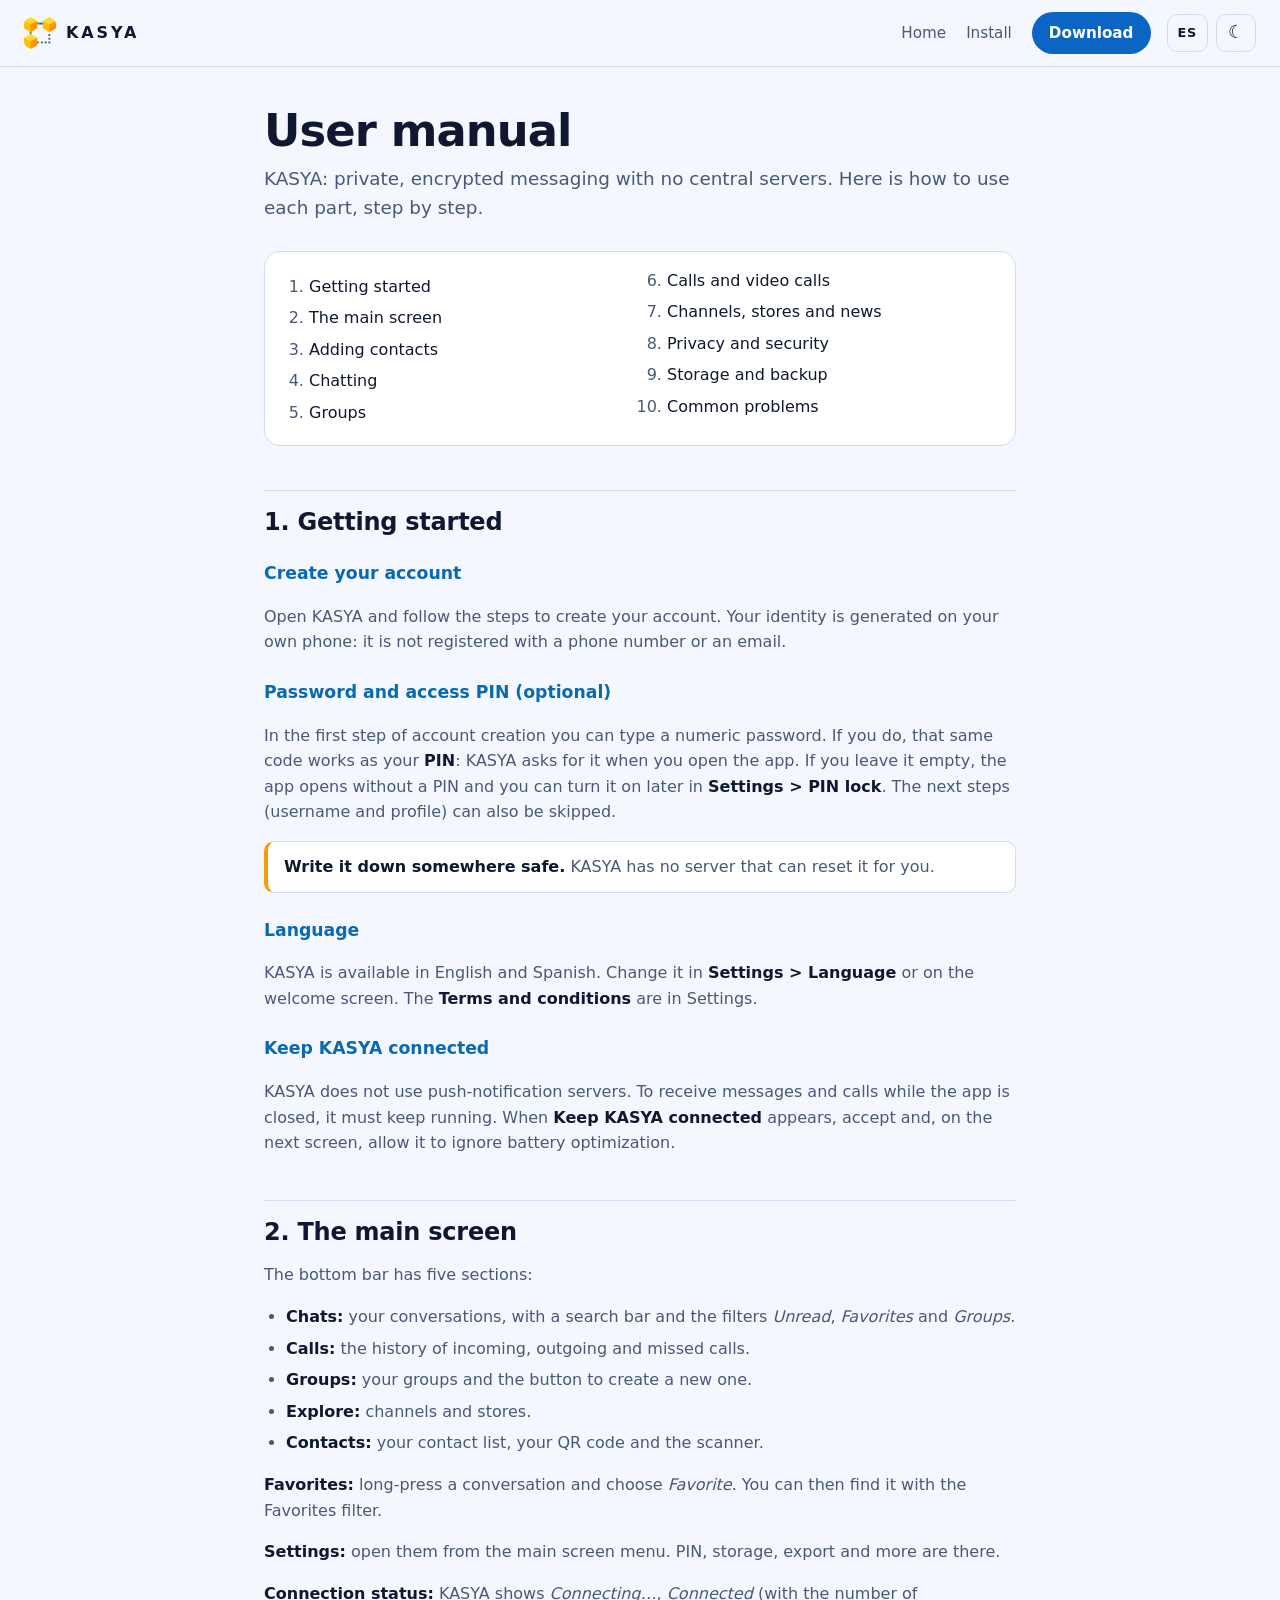
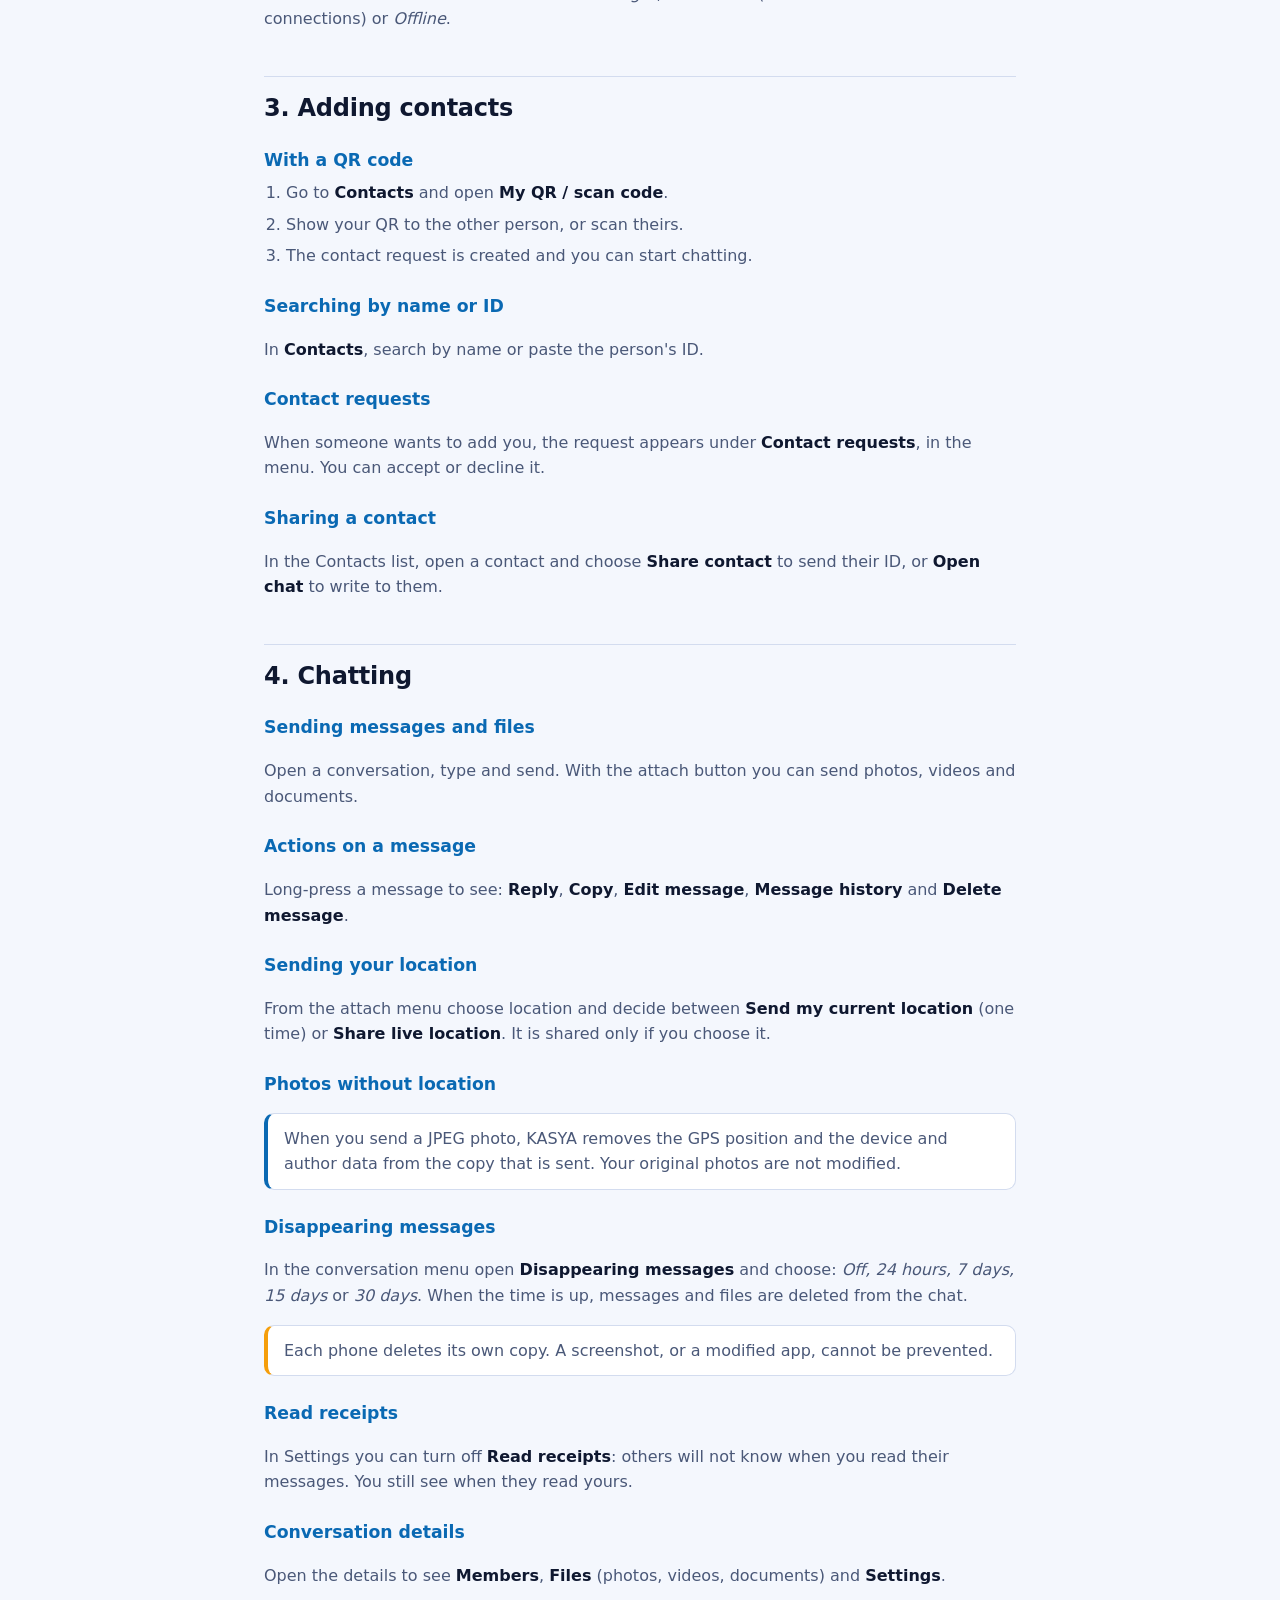
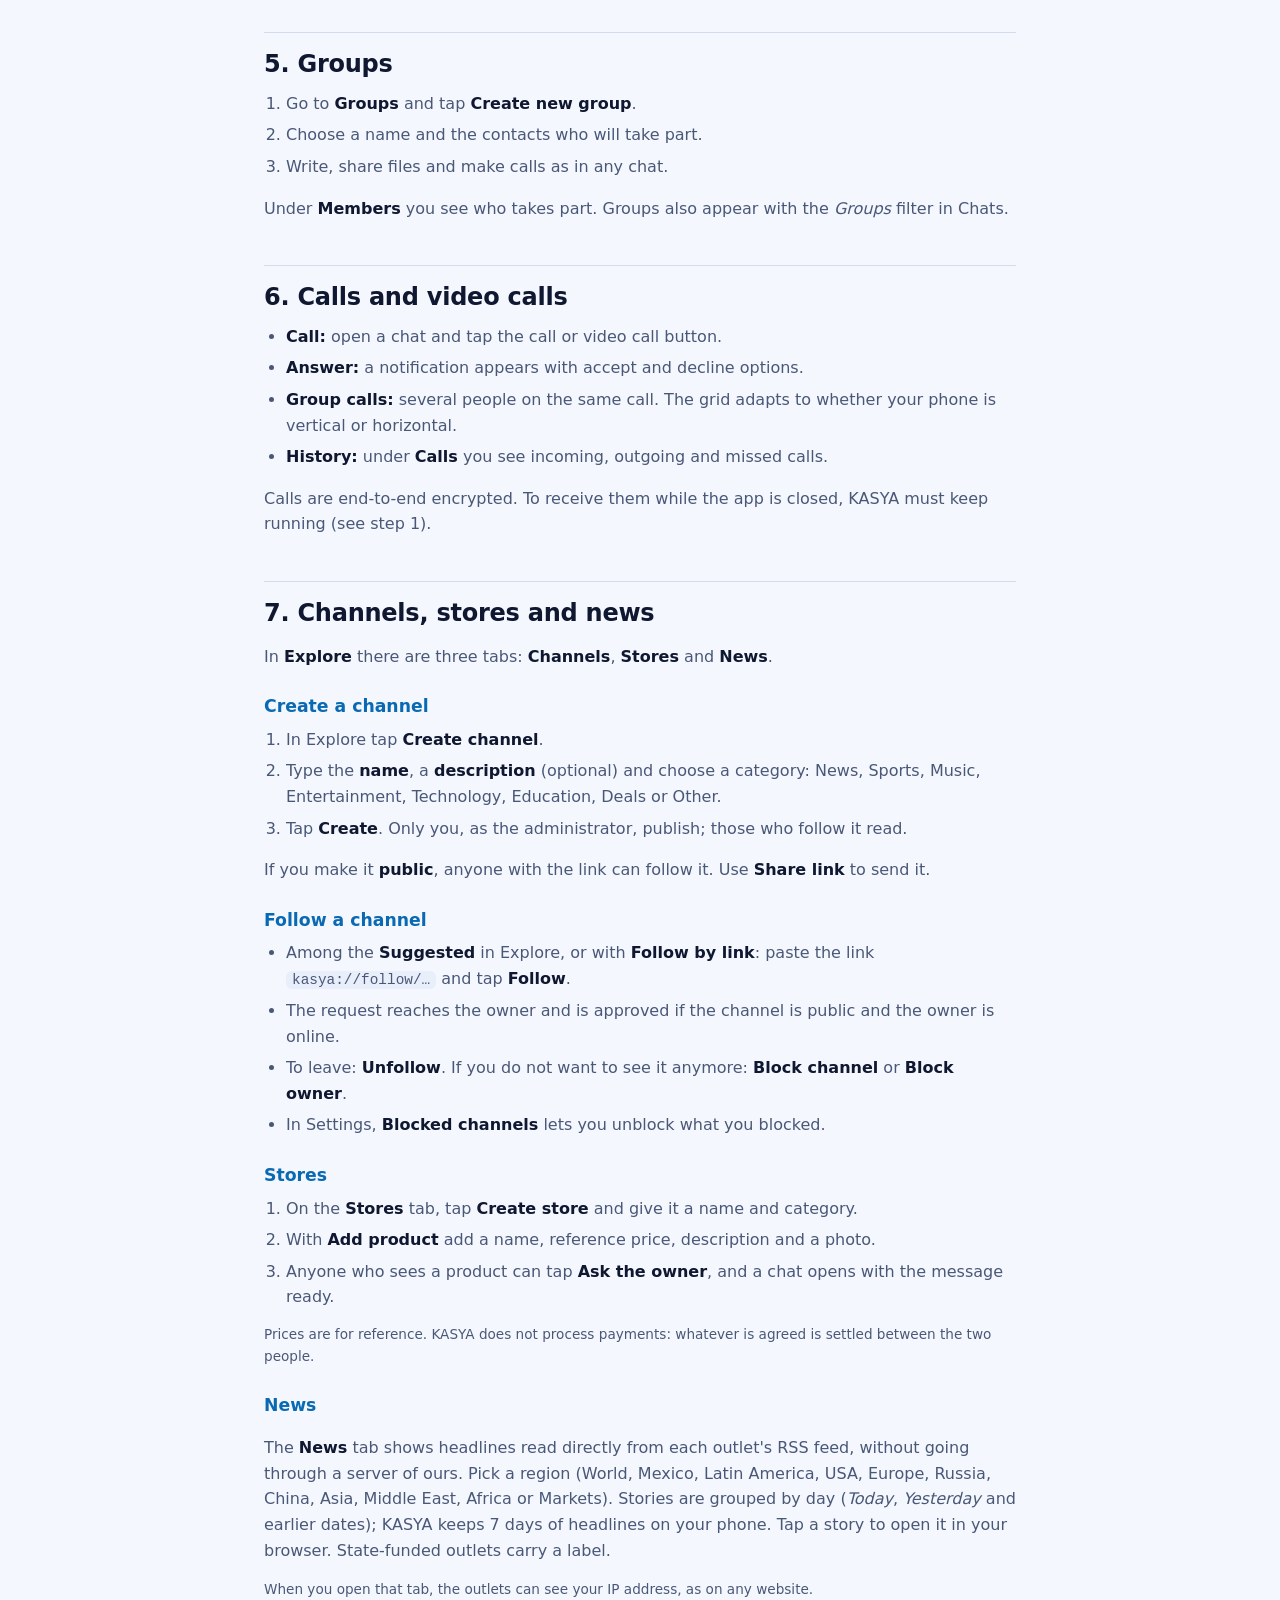
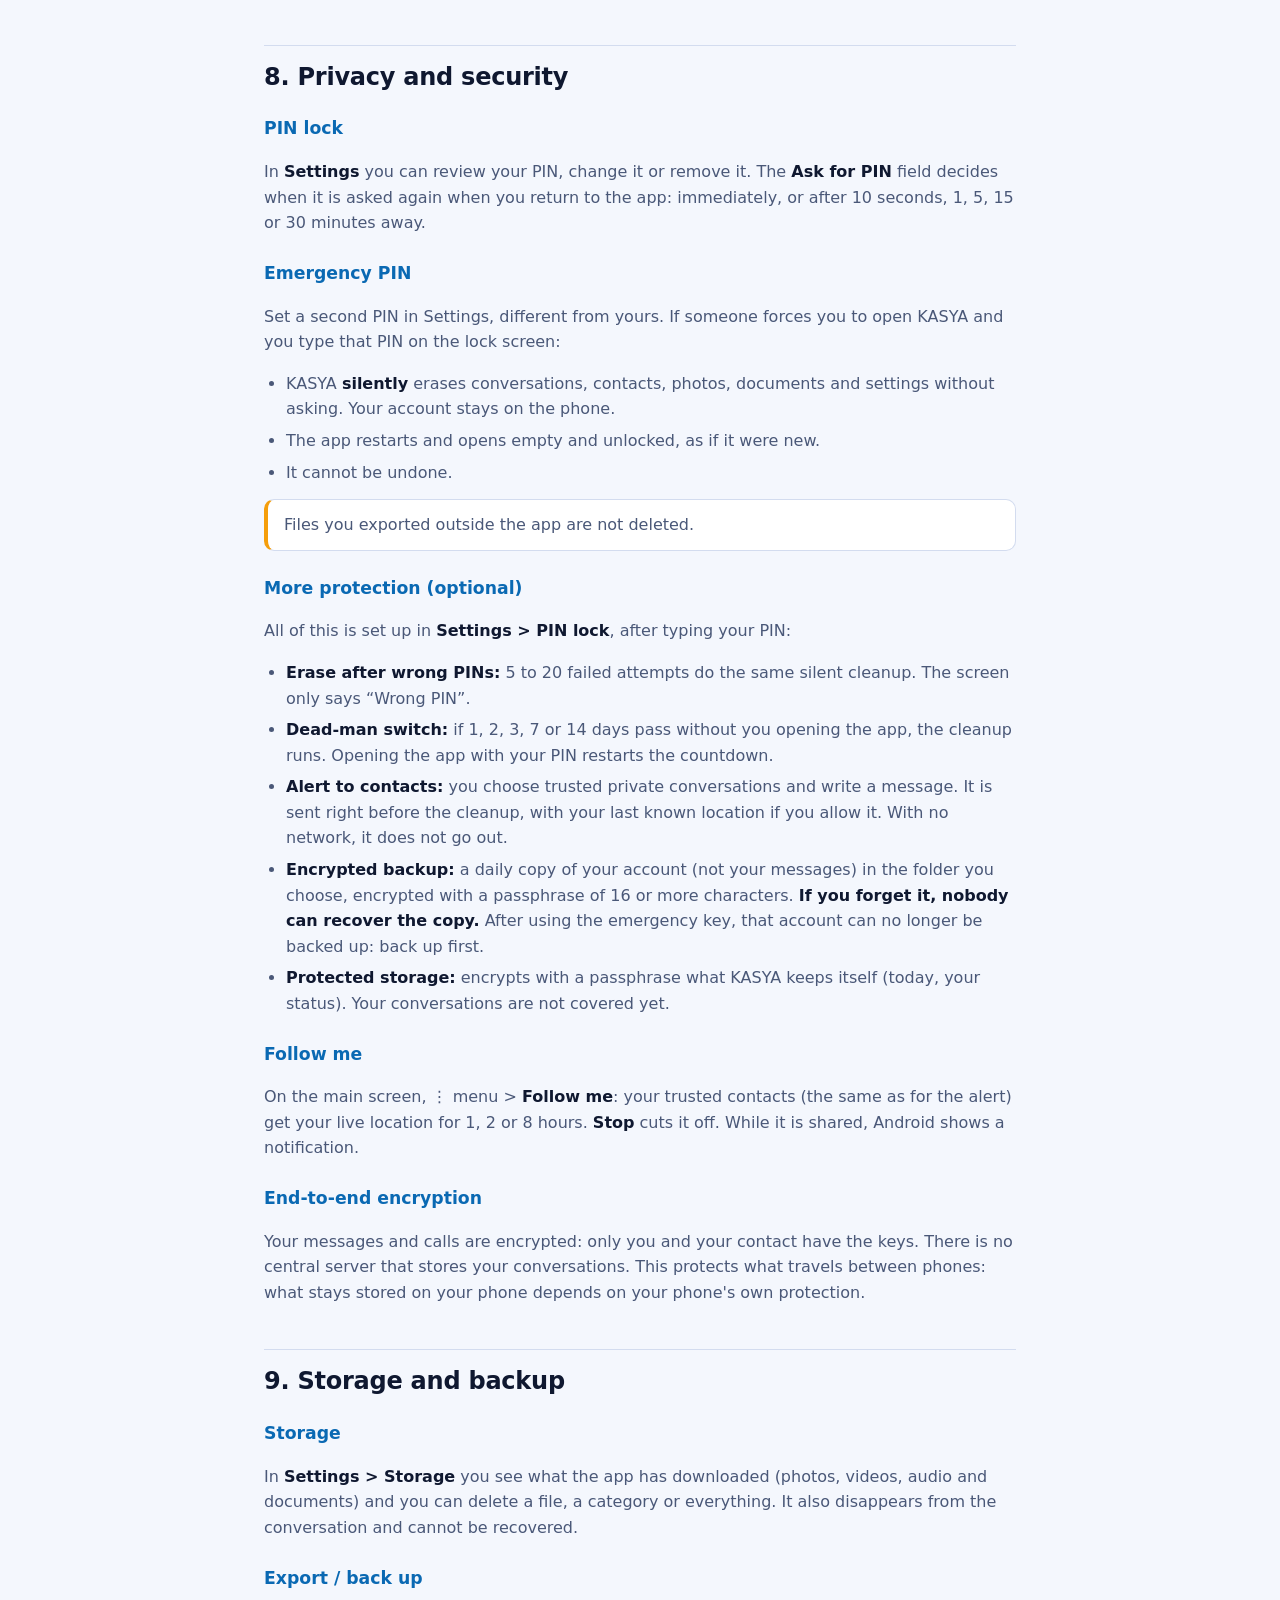
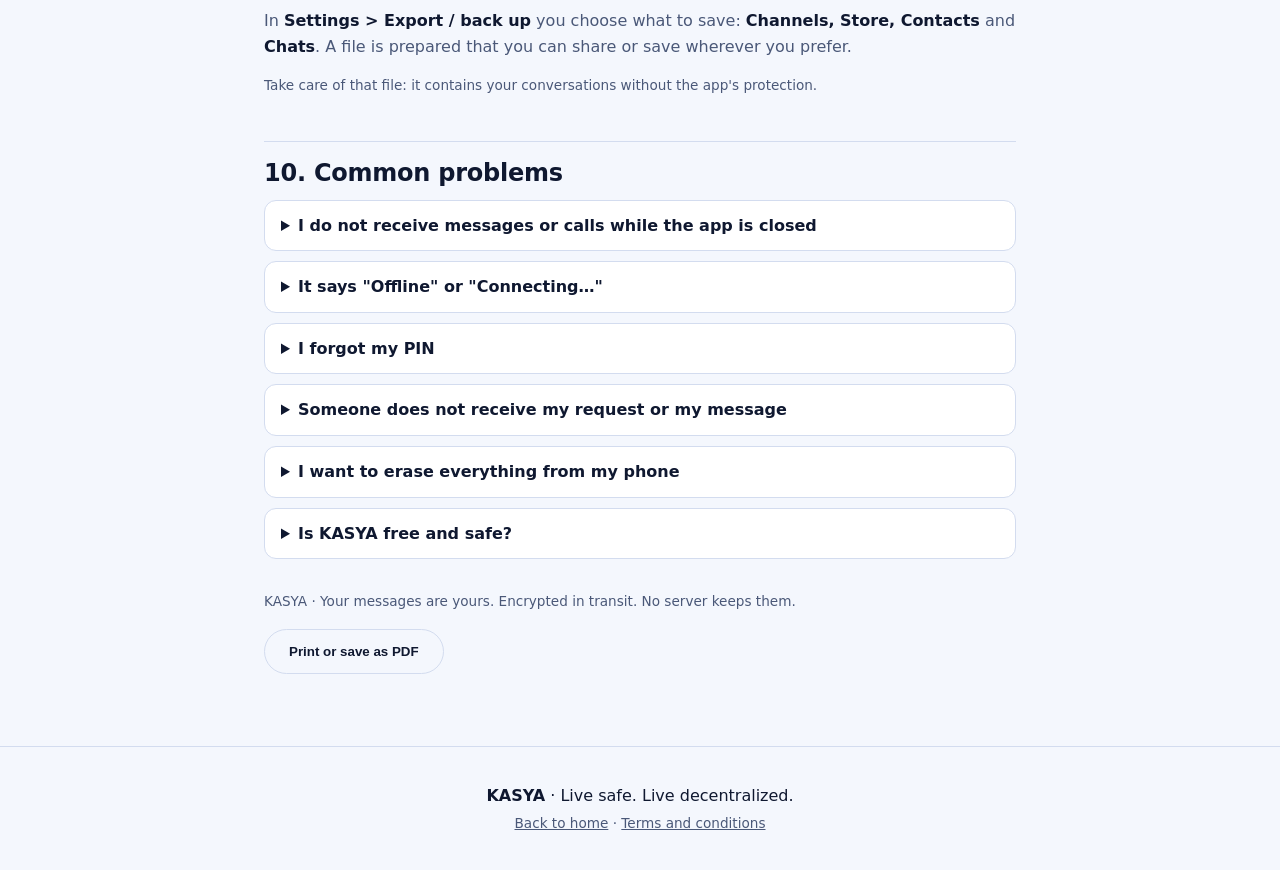
<file: en/manual.html>
<!doctype html>
<html lang="en">
<head>
<meta charset="utf-8">
<meta name="viewport" content="width=device-width, initial-scale=1">
<title>User manual — KASYA</title>
<meta name="description" content="KASYA user manual: create your account, add contacts, chat, call, use channels and stores, and protect your privacy.">
<link rel="canonical" href="https://vaultumbra33-droid.github.io/kasya/en/manual.html">
<link rel="alternate" hreflang="es" href="https://vaultumbra33-droid.github.io/kasya/manual.html">
<link rel="alternate" hreflang="en" href="https://vaultumbra33-droid.github.io/kasya/en/manual.html">
<link rel="alternate" hreflang="x-default" href="https://vaultumbra33-droid.github.io/kasya/manual.html">
<meta property="og:url" content="https://vaultumbra33-droid.github.io/kasya/en/manual.html">
<meta property="og:site_name" content="KASYA">
<meta property="og:locale" content="en_US">
<meta property="og:image" content="https://vaultumbra33-droid.github.io/kasya/assets/icon.png">
<meta name="twitter:card" content="summary">
<meta name="robots" content="index,follow">
<meta property="og:title" content="User manual — KASYA">
<meta property="og:description" content="KASYA user manual: create your account, add contacts, chat, call, use channels and stores, and protect your privacy.">
<meta property="og:type" content="article">
<meta name="theme-color" content="#0b1020">
<link rel="icon" href="../assets/icon.png">
<link rel="stylesheet" href="../assets/style.css?v=20261102m">
<script>document.documentElement.classList.add('js');try{var t=localStorage.getItem('kasya-theme');if(!t)t=matchMedia('(prefers-color-scheme: light)').matches?'light':'dark';document.documentElement.setAttribute('data-theme',t)}catch(e){document.documentElement.setAttribute('data-theme','dark')}</script>
</head>
<body>
<header class="nav">
  <a class="brand" href="index.html"><img src="../assets/icon.png" alt="" width="32" height="32"><span>KASYA</span></a>
  <nav class="manual-nav" id="menu">
    <a href="index.html">Home</a>
    <a href="index.html#instalar">Install</a>
    <a class="btn btn-small" href="index.html#descargar">Download</a>
  </nav>
  <div class="nav-tools">
    <a class="lang-btn" href="../manual.html" hreflang="es" lang="es" title="Español" aria-label="Ver en español">ES</a>
    <button class="theme-btn" id="theme-btn" type="button" aria-label="Switch between dark and light mode" title="Dark / light mode">☀</button>
  </div>
</header>
<main class="wrap manual">
<h1>User manual</h1>
<p class="lead">KASYA: private, encrypted messaging with no central servers. Here is how to use each part, step by step.</p>

<nav class="toc" aria-label="Contents">
<ol>
<li><a href="#m1">Getting started</a></li>
<li><a href="#m2">The main screen</a></li>
<li><a href="#m3">Adding contacts</a></li>
<li><a href="#m4">Chatting</a></li>
<li><a href="#m5">Groups</a></li>
<li><a href="#m6">Calls and video calls</a></li>
<li><a href="#m7">Channels, stores and news</a></li>
<li><a href="#m8">Privacy and security</a></li>
<li><a href="#m9">Storage and backup</a></li>
<li><a href="#m10">Common problems</a></li>
</ol>
</nav>

<h2 id="m1">1. Getting started</h2>
<h3>Create your account</h3>
<p>Open KASYA and follow the steps to create your account. Your identity is generated on your own phone: it is not registered with a phone number or an email.</p>
<h3>Password and access PIN (optional)</h3>
<p>In the first step of account creation you can type a numeric password. If you do, that same code works as your <strong>PIN</strong>: KASYA asks for it when you open the app. If you leave it empty, the app opens without a PIN and you can turn it on later in <strong>Settings &gt; PIN lock</strong>. The next steps (username and profile) can also be skipped.</p>
<div class="note warn"><strong>Write it down somewhere safe.</strong> KASYA has no server that can reset it for you.</div>
<h3>Language</h3>
<p>KASYA is available in English and Spanish. Change it in <strong>Settings &gt; Language</strong> or on the welcome screen. The <strong>Terms and conditions</strong> are in Settings.</p>
<h3>Keep KASYA connected</h3>
<p>KASYA does not use push-notification servers. To receive messages and calls while the app is closed, it must keep running. When <strong>Keep KASYA connected</strong> appears, accept and, on the next screen, allow it to ignore battery optimization.</p>

<h2 id="m2">2. The main screen</h2>
<p>The bottom bar has five sections:</p>
<ul>
<li><strong>Chats:</strong> your conversations, with a search bar and the filters <em>Unread</em>, <em>Favorites</em> and <em>Groups</em>.</li>
<li><strong>Calls:</strong> the history of incoming, outgoing and missed calls.</li>
<li><strong>Groups:</strong> your groups and the button to create a new one.</li>
<li><strong>Explore:</strong> channels and stores.</li>
<li><strong>Contacts:</strong> your contact list, your QR code and the scanner.</li>
</ul>
<p><strong>Favorites:</strong> long-press a conversation and choose <em>Favorite</em>. You can then find it with the Favorites filter.</p>
<p><strong>Settings:</strong> open them from the main screen menu. PIN, storage, export and more are there.</p>
<p><strong>Connection status:</strong> KASYA shows <em>Connecting…</em>, <em>Connected</em> (with the number of connections) or <em>Offline</em>.</p>

<h2 id="m3">3. Adding contacts</h2>
<h3>With a QR code</h3>
<ol>
<li>Go to <strong>Contacts</strong> and open <strong>My QR / scan code</strong>.</li>
<li>Show your QR to the other person, or scan theirs.</li>
<li>The contact request is created and you can start chatting.</li>
</ol>
<h3>Searching by name or ID</h3>
<p>In <strong>Contacts</strong>, search by name or paste the person's ID.</p>
<h3>Contact requests</h3>
<p>When someone wants to add you, the request appears under <strong>Contact requests</strong>, in the menu. You can accept or decline it.</p>
<h3>Sharing a contact</h3>
<p>In the Contacts list, open a contact and choose <strong>Share contact</strong> to send their ID, or <strong>Open chat</strong> to write to them.</p>

<h2 id="m4">4. Chatting</h2>
<h3>Sending messages and files</h3>
<p>Open a conversation, type and send. With the attach button you can send photos, videos and documents.</p>
<h3>Actions on a message</h3>
<p>Long-press a message to see: <strong>Reply</strong>, <strong>Copy</strong>, <strong>Edit message</strong>, <strong>Message history</strong> and <strong>Delete message</strong>.</p>
<h3>Sending your location</h3>
<p>From the attach menu choose location and decide between <strong>Send my current location</strong> (one time) or <strong>Share live location</strong>. It is shared only if you choose it.</p>
<h3>Photos without location</h3>
<div class="note">When you send a JPEG photo, KASYA removes the GPS position and the device and author data from the copy that is sent. Your original photos are not modified.</div>
<h3>Disappearing messages</h3>
<p>In the conversation menu open <strong>Disappearing messages</strong> and choose: <em>Off, 24 hours, 7 days, 15 days</em> or <em>30 days</em>. When the time is up, messages and files are deleted from the chat.</p>
<div class="note warn">Each phone deletes its own copy. A screenshot, or a modified app, cannot be prevented.</div>
<h3>Read receipts</h3>
<p>In Settings you can turn off <strong>Read receipts</strong>: others will not know when you read their messages. You still see when they read yours.</p>
<h3>Conversation details</h3>
<p>Open the details to see <strong>Members</strong>, <strong>Files</strong> (photos, videos, documents) and <strong>Settings</strong>.</p>

<h2 id="m5">5. Groups</h2>
<ol>
<li>Go to <strong>Groups</strong> and tap <strong>Create new group</strong>.</li>
<li>Choose a name and the contacts who will take part.</li>
<li>Write, share files and make calls as in any chat.</li>
</ol>
<p>Under <strong>Members</strong> you see who takes part. Groups also appear with the <em>Groups</em> filter in Chats.</p>

<h2 id="m6">6. Calls and video calls</h2>
<ul>
<li><strong>Call:</strong> open a chat and tap the call or video call button.</li>
<li><strong>Answer:</strong> a notification appears with accept and decline options.</li>
<li><strong>Group calls:</strong> several people on the same call. The grid adapts to whether your phone is vertical or horizontal.</li>
<li><strong>History:</strong> under <strong>Calls</strong> you see incoming, outgoing and missed calls.</li>
</ul>
<p>Calls are end-to-end encrypted. To receive them while the app is closed, KASYA must keep running (see step 1).</p>

<h2 id="m7">7. Channels, stores and news</h2>
<p>In <strong>Explore</strong> there are three tabs: <strong>Channels</strong>, <strong>Stores</strong> and <strong>News</strong>.</p>
<h3>Create a channel</h3>
<ol>
<li>In Explore tap <strong>Create channel</strong>.</li>
<li>Type the <strong>name</strong>, a <strong>description</strong> (optional) and choose a category: News, Sports, Music, Entertainment, Technology, Education, Deals or Other.</li>
<li>Tap <strong>Create</strong>. Only you, as the administrator, publish; those who follow it read.</li>
</ol>
<p>If you make it <strong>public</strong>, anyone with the link can follow it. Use <strong>Share link</strong> to send it.</p>
<h3>Follow a channel</h3>
<ul>
<li>Among the <strong>Suggested</strong> in Explore, or with <strong>Follow by link</strong>: paste the link <code>kasya://follow/…</code> and tap <strong>Follow</strong>.</li>
<li>The request reaches the owner and is approved if the channel is public and the owner is online.</li>
<li>To leave: <strong>Unfollow</strong>. If you do not want to see it anymore: <strong>Block channel</strong> or <strong>Block owner</strong>.</li>
<li>In Settings, <strong>Blocked channels</strong> lets you unblock what you blocked.</li>
</ul>
<h3>Stores</h3>
<ol>
<li>On the <strong>Stores</strong> tab, tap <strong>Create store</strong> and give it a name and category.</li>
<li>With <strong>Add product</strong> add a name, reference price, description and a photo.</li>
<li>Anyone who sees a product can tap <strong>Ask the owner</strong>, and a chat opens with the message ready.</li>
</ol>
<p class="fine">Prices are for reference. KASYA does not process payments: whatever is agreed is settled between the two people.</p>

<h3>News</h3>
<p>The <strong>News</strong> tab shows headlines read directly from each outlet's RSS feed, without going through a server of ours. Pick a region (World, Mexico, Latin America, USA, Europe, Russia, China, Asia, Middle East, Africa or Markets). Stories are grouped by day (<em>Today</em>, <em>Yesterday</em> and earlier dates); KASYA keeps 7 days of headlines on your phone. Tap a story to open it in your browser. State-funded outlets carry a label.</p>
<p class="fine">When you open that tab, the outlets can see your IP address, as on any website.</p>

<h2 id="m8">8. Privacy and security</h2>
<h3>PIN lock</h3>
<p>In <strong>Settings</strong> you can review your PIN, change it or remove it. The <strong>Ask for PIN</strong> field decides when it is asked again when you return to the app: immediately, or after 10 seconds, 1, 5, 15 or 30 minutes away.</p>
<h3>Emergency PIN</h3>
<p>Set a second PIN in Settings, different from yours. If someone forces you to open KASYA and you type that PIN on the lock screen:</p>
<ul>
<li>KASYA <strong>silently</strong> erases conversations, contacts, photos, documents and settings without asking. Your account stays on the phone.</li>
<li>The app restarts and opens empty and unlocked, as if it were new.</li>
<li>It cannot be undone.</li>
</ul>
<div class="note warn">Files you exported outside the app are not deleted.</div>
<h3>More protection (optional)</h3>
<p>All of this is set up in <strong>Settings &gt; PIN lock</strong>, after typing your PIN:</p>
<ul>
<li><strong>Erase after wrong PINs:</strong> 5 to 20 failed attempts do the same silent cleanup. The screen only says “Wrong PIN”.</li>
<li><strong>Dead-man switch:</strong> if 1, 2, 3, 7 or 14 days pass without you opening the app, the cleanup runs. Opening the app with your PIN restarts the countdown.</li>
<li><strong>Alert to contacts:</strong> you choose trusted private conversations and write a message. It is sent right before the cleanup, with your last known location if you allow it. With no network, it does not go out.</li>
<li><strong>Encrypted backup:</strong> a daily copy of your account (not your messages) in the folder you choose, encrypted with a passphrase of 16 or more characters. <strong>If you forget it, nobody can recover the copy.</strong> After using the emergency key, that account can no longer be backed up: back up first.</li>
<li><strong>Protected storage:</strong> encrypts with a passphrase what KASYA keeps itself (today, your status). Your conversations are not covered yet.</li>
</ul>
<h3>Follow me</h3>
<p>On the main screen, ⋮ menu &gt; <strong>Follow me</strong>: your trusted contacts (the same as for the alert) get your live location for 1, 2 or 8 hours. <strong>Stop</strong> cuts it off. While it is shared, Android shows a notification.</p>
<h3>End-to-end encryption</h3>
<p>Your messages and calls are encrypted: only you and your contact have the keys. There is no central server that stores your conversations. This protects what travels between phones: what stays stored on your phone depends on your phone's own protection.</p>

<h2 id="m9">9. Storage and backup</h2>
<h3>Storage</h3>
<p>In <strong>Settings &gt; Storage</strong> you see what the app has downloaded (photos, videos, audio and documents) and you can delete a file, a category or everything. It also disappears from the conversation and cannot be recovered.</p>
<h3>Export / back up</h3>
<p>In <strong>Settings &gt; Export / back up</strong> you choose what to save: <strong>Channels, Store, Contacts</strong> and <strong>Chats</strong>. A file is prepared that you can share or save wherever you prefer.</p>
<p class="fine">Take care of that file: it contains your conversations without the app's protection.</p>

<h2 id="m10">10. Common problems</h2>
<details><summary>I do not receive messages or calls while the app is closed</summary>
<p>KASYA does not use server notifications. Go to your phone's battery settings and allow KASYA to ignore optimization. On some brands you also need to allow auto-start.</p></details>
<details><summary>It says "Offline" or "Connecting…"</summary>
<p>Check your internet (Wi-Fi or data). When the network returns, KASYA reconnects by itself. If it stays the same, close and reopen the app.</p></details>
<details><summary>I forgot my PIN</summary>
<p>KASYA has no way to reset it: there is no server or recovery email. That is why it is a good idea to write it down somewhere safe.</p></details>
<details><summary>Someone does not receive my request or my message</summary>
<p>On a network with no central server, some actions complete when both people are online. Wait for the other person to open KASYA.</p></details>
<details><summary>I want to erase everything from my phone</summary>
<p>Use the emergency PIN (section 8) or delete the downloaded files from Settings &gt; Storage.</p></details>
<details><summary>Is KASYA free and safe?</summary>
<p>KASYA is based on Jami, a free software project. You can check the APK: compare its SHA-256 fingerprint with the one on the download page and scan it on VirusTotal.</p></details>

<p class="fine" style="margin-top:32px">KASYA · Your messages are yours. Encrypted in transit. No server keeps them.</p>

<p><button class="btn btn-ghost" type="button" onclick="window.print()">Print or save as PDF</button></p>
</main>
<footer class="footer">
  <p><strong>KASYA</strong> · Live safe. Live decentralized.</p>
  <p class="fine"><a href="index.html">Back to home</a> · <a href="terms.html">Terms and conditions</a></p>
</footer>
<script src="../assets/site.js?v=20261102m"></script>
</body>
</html>
</file>
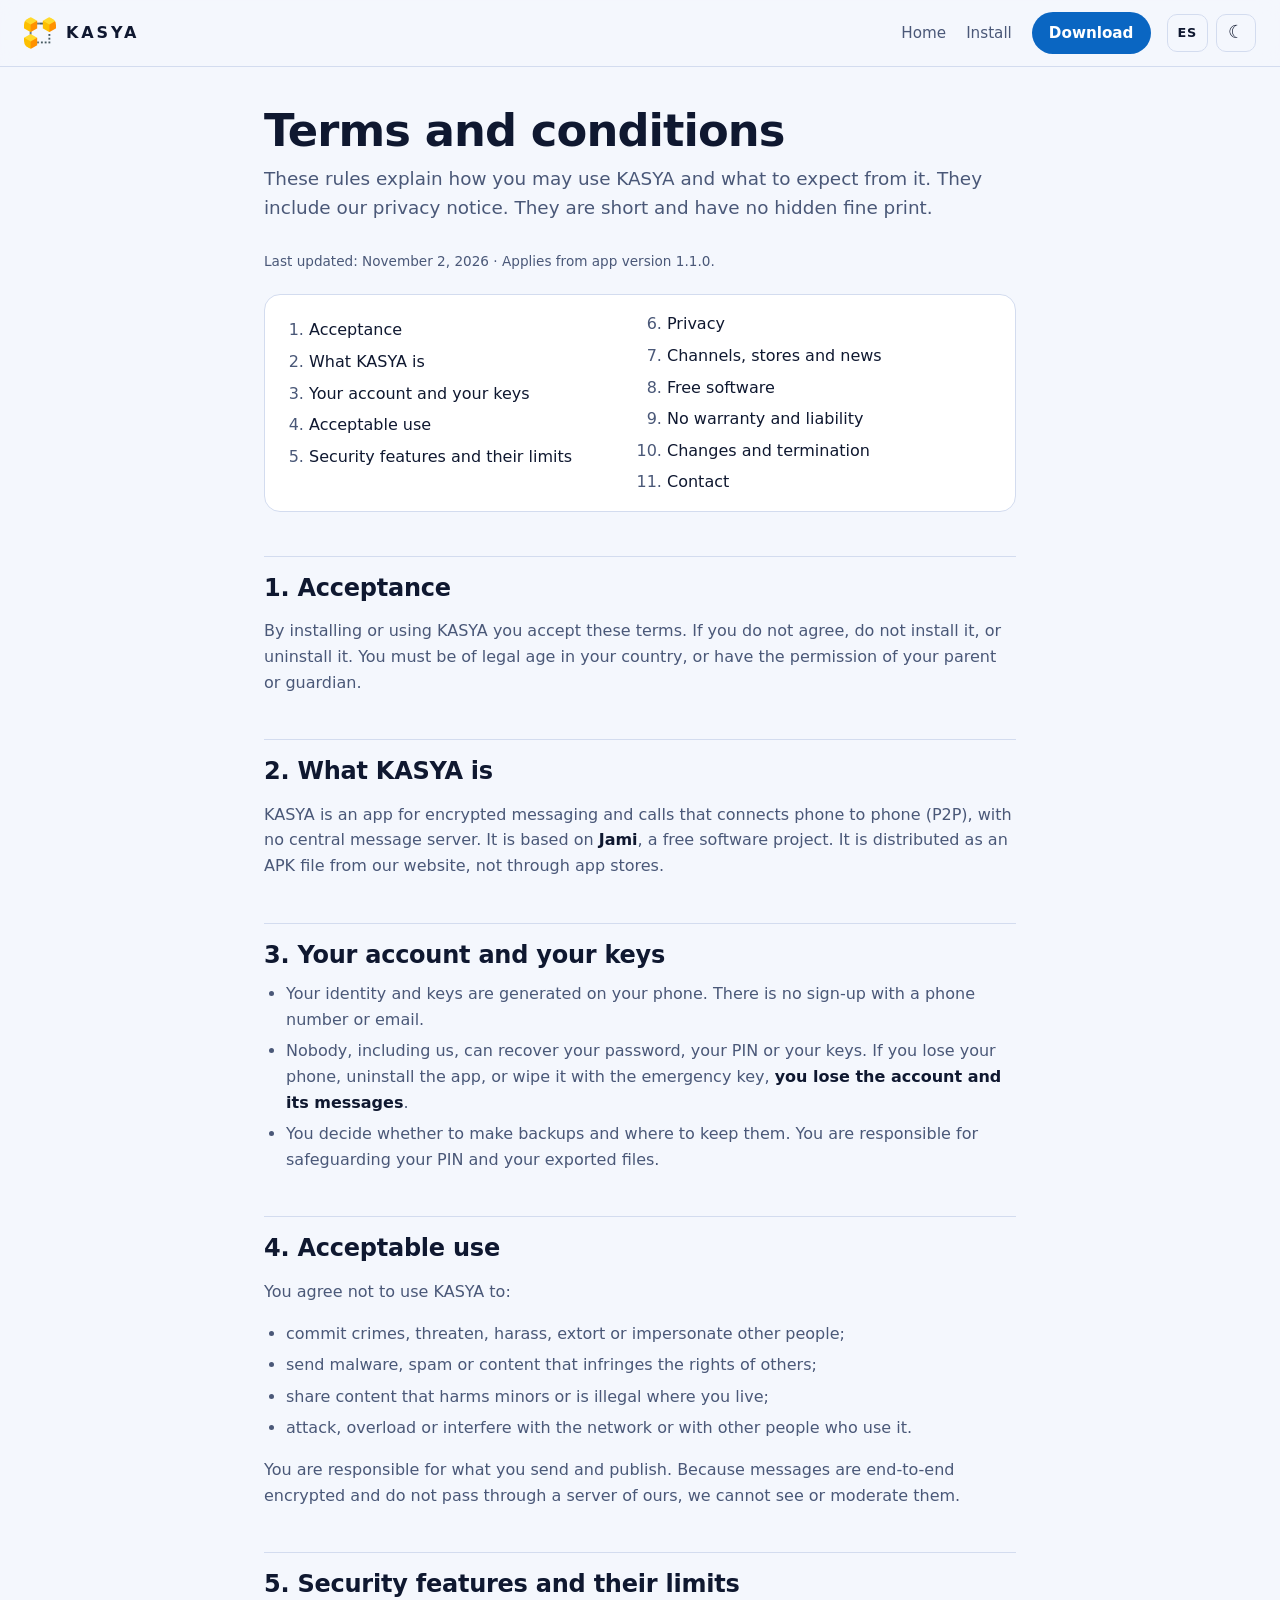
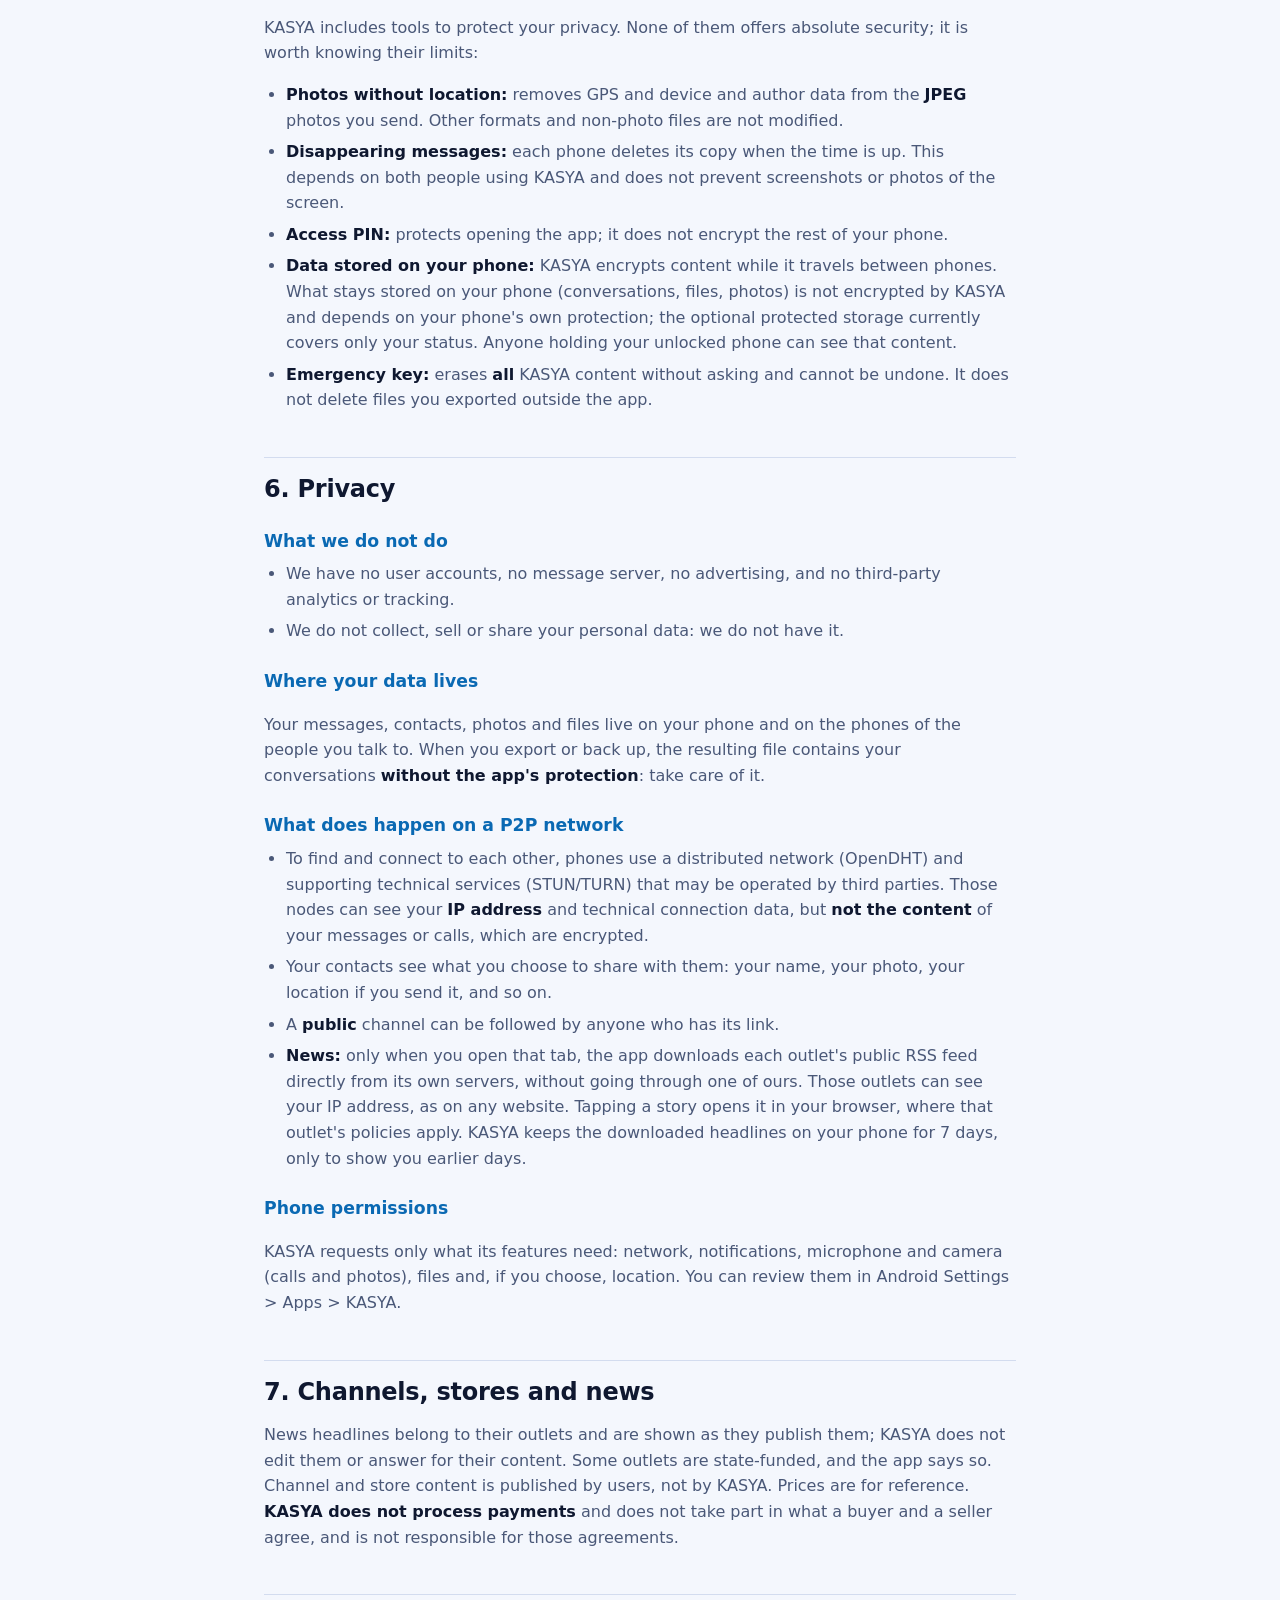
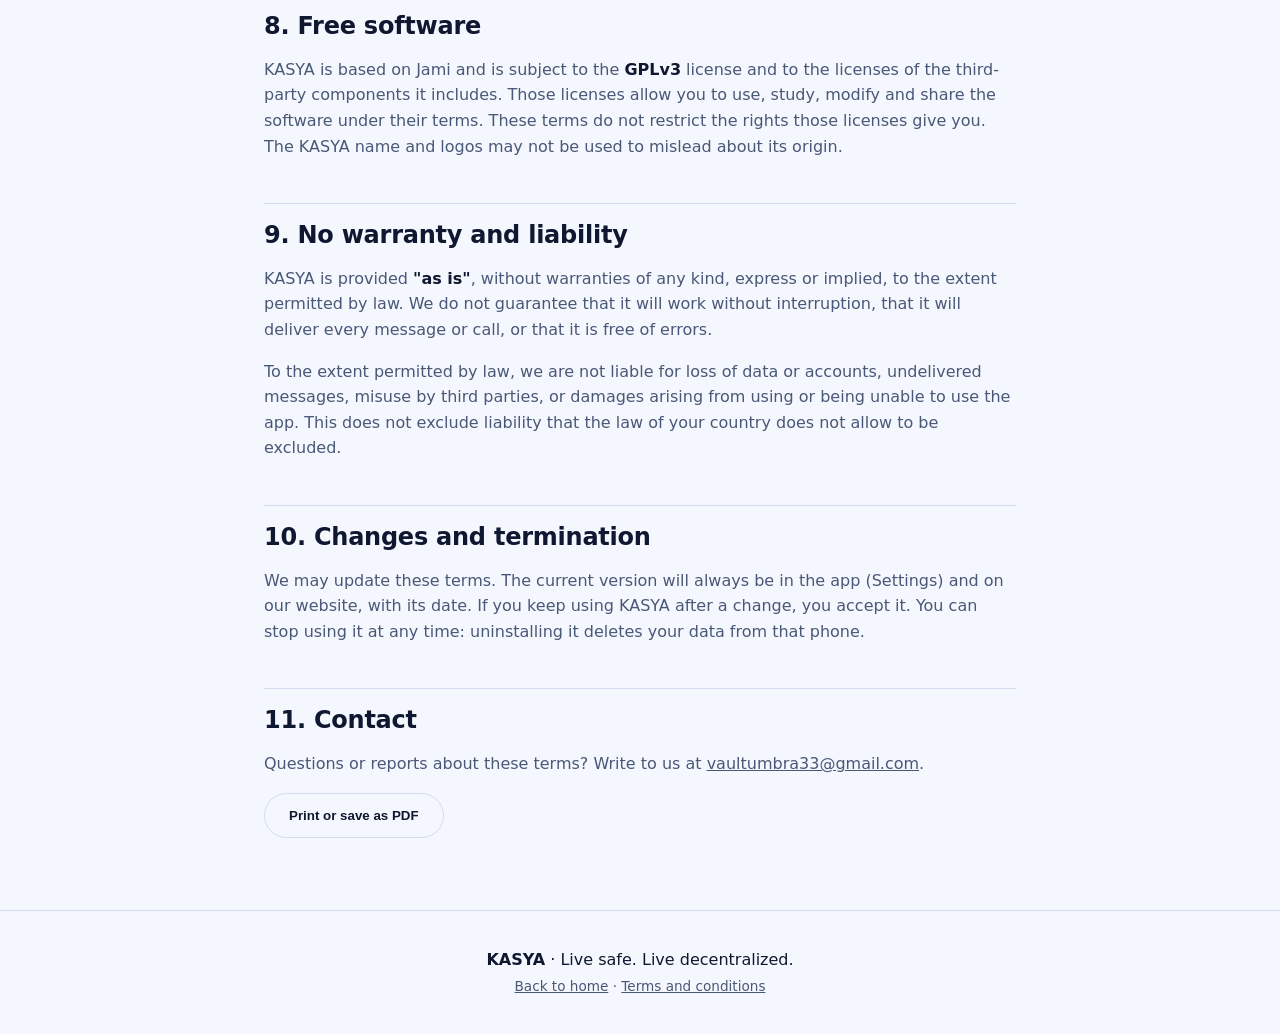
<file: en/terms.html>
<!doctype html>
<html lang="en">
<head>
<meta charset="utf-8">
<meta name="viewport" content="width=device-width, initial-scale=1">
<title>Terms and conditions — KASYA</title>
<meta name="description" content="KASYA terms and conditions and privacy notice.">
<link rel="canonical" href="https://vaultumbra33-droid.github.io/kasya/en/terms.html">
<link rel="alternate" hreflang="es" href="https://vaultumbra33-droid.github.io/kasya/terminos.html">
<link rel="alternate" hreflang="en" href="https://vaultumbra33-droid.github.io/kasya/en/terms.html">
<link rel="alternate" hreflang="x-default" href="https://vaultumbra33-droid.github.io/kasya/terminos.html">
<meta property="og:url" content="https://vaultumbra33-droid.github.io/kasya/en/terms.html">
<meta property="og:site_name" content="KASYA">
<meta property="og:locale" content="en_US">
<meta property="og:image" content="https://vaultumbra33-droid.github.io/kasya/assets/icon.png">
<meta name="twitter:card" content="summary">
<meta name="robots" content="index,follow">
<meta property="og:title" content="Terms and conditions — KASYA">
<meta property="og:description" content="KASYA terms and conditions and privacy notice.">
<meta property="og:type" content="article">
<meta name="theme-color" content="#0b1020">
<link rel="icon" href="../assets/icon.png">
<link rel="stylesheet" href="../assets/style.css?v=20261102m">
<script>document.documentElement.classList.add('js');try{var t=localStorage.getItem('kasya-theme');if(!t)t=matchMedia('(prefers-color-scheme: light)').matches?'light':'dark';document.documentElement.setAttribute('data-theme',t)}catch(e){document.documentElement.setAttribute('data-theme','dark')}</script>
</head>
<body>
<header class="nav">
  <a class="brand" href="index.html"><img src="../assets/icon.png" alt="" width="32" height="32"><span>KASYA</span></a>
  <nav class="manual-nav" id="menu">
    <a href="index.html">Home</a>
    <a href="index.html#instalar">Install</a>
    <a class="btn btn-small" href="index.html#descargar">Download</a>
  </nav>
  <div class="nav-tools">
    <a class="lang-btn" href="../terminos.html" hreflang="es" lang="es" title="Español" aria-label="Ver en español">ES</a>
    <button class="theme-btn" id="theme-btn" type="button" aria-label="Switch between dark and light mode" title="Dark / light mode">☀</button>
  </div>
</header>
<main class="wrap manual">
<h1>Terms and conditions</h1>
<p class="lead">These rules explain how you may use KASYA and what to expect from it. They include our privacy notice. They are short and have no hidden fine print.</p>
<p class="fine">Last updated: November 2, 2026 · Applies from app version 1.1.0.</p>

<nav class="toc" aria-label="Contents">
<ol>
<li><a href="#t1">Acceptance</a></li>
<li><a href="#t2">What KASYA is</a></li>
<li><a href="#t3">Your account and your keys</a></li>
<li><a href="#t4">Acceptable use</a></li>
<li><a href="#t5">Security features and their limits</a></li>
<li><a href="#t6">Privacy</a></li>
<li><a href="#t7">Channels, stores and news</a></li>
<li><a href="#t8">Free software</a></li>
<li><a href="#t9">No warranty and liability</a></li>
<li><a href="#t10">Changes and termination</a></li>
<li><a href="#t11">Contact</a></li>
</ol>
</nav>

<h2 id="t1">1. Acceptance</h2>
<p>By installing or using KASYA you accept these terms. If you do not agree, do not install it, or uninstall it. You must be of legal age in your country, or have the permission of your parent or guardian.</p>

<h2 id="t2">2. What KASYA is</h2>
<p>KASYA is an app for encrypted messaging and calls that connects phone to phone (P2P), with no central message server. It is based on <strong>Jami</strong>, a free software project. It is distributed as an APK file from our website, not through app stores.</p>

<h2 id="t3">3. Your account and your keys</h2>
<ul>
<li>Your identity and keys are generated on your phone. There is no sign-up with a phone number or email.</li>
<li>Nobody, including us, can recover your password, your PIN or your keys. If you lose your phone, uninstall the app, or wipe it with the emergency key, <strong>you lose the account and its messages</strong>.</li>
<li>You decide whether to make backups and where to keep them. You are responsible for safeguarding your PIN and your exported files.</li>
</ul>

<h2 id="t4">4. Acceptable use</h2>
<p>You agree not to use KASYA to:</p>
<ul>
<li>commit crimes, threaten, harass, extort or impersonate other people;</li>
<li>send malware, spam or content that infringes the rights of others;</li>
<li>share content that harms minors or is illegal where you live;</li>
<li>attack, overload or interfere with the network or with other people who use it.</li>
</ul>
<p>You are responsible for what you send and publish. Because messages are end-to-end encrypted and do not pass through a server of ours, we cannot see or moderate them.</p>

<h2 id="t5">5. Security features and their limits</h2>
<p>KASYA includes tools to protect your privacy. None of them offers absolute security; it is worth knowing their limits:</p>
<ul>
<li><strong>Photos without location:</strong> removes GPS and device and author data from the <strong>JPEG</strong> photos you send. Other formats and non-photo files are not modified.</li>
<li><strong>Disappearing messages:</strong> each phone deletes its copy when the time is up. This depends on both people using KASYA and does not prevent screenshots or photos of the screen.</li>
<li><strong>Access PIN:</strong> protects opening the app; it does not encrypt the rest of your phone.</li>
<li><strong>Data stored on your phone:</strong> KASYA encrypts content while it travels between phones. What stays stored on your phone (conversations, files, photos) is not encrypted by KASYA and depends on your phone's own protection; the optional protected storage currently covers only your status. Anyone holding your unlocked phone can see that content.</li>
<li><strong>Emergency key:</strong> erases <strong>all</strong> KASYA content without asking and cannot be undone. It does not delete files you exported outside the app.</li>
</ul>

<h2 id="t6">6. Privacy</h2>
<h3>What we do not do</h3>
<ul>
<li>We have no user accounts, no message server, no advertising, and no third-party analytics or tracking.</li>
<li>We do not collect, sell or share your personal data: we do not have it.</li>
</ul>
<h3>Where your data lives</h3>
<p>Your messages, contacts, photos and files live on your phone and on the phones of the people you talk to. When you export or back up, the resulting file contains your conversations <strong>without the app's protection</strong>: take care of it.</p>
<h3>What does happen on a P2P network</h3>
<ul>
<li>To find and connect to each other, phones use a distributed network (OpenDHT) and supporting technical services (STUN/TURN) that may be operated by third parties. Those nodes can see your <strong>IP address</strong> and technical connection data, but <strong>not the content</strong> of your messages or calls, which are encrypted.</li>
<li>Your contacts see what you choose to share with them: your name, your photo, your location if you send it, and so on.</li>
<li>A <strong>public</strong> channel can be followed by anyone who has its link.</li>
<li><strong>News:</strong> only when you open that tab, the app downloads each outlet's public RSS feed directly from its own servers, without going through one of ours. Those outlets can see your IP address, as on any website. Tapping a story opens it in your browser, where that outlet's policies apply. KASYA keeps the downloaded headlines on your phone for 7 days, only to show you earlier days.</li>
</ul>
<h3>Phone permissions</h3>
<p>KASYA requests only what its features need: network, notifications, microphone and camera (calls and photos), files and, if you choose, location. You can review them in Android Settings &gt; Apps &gt; KASYA.</p>

<h2 id="t7">7. Channels, stores and news</h2>
<p>News headlines belong to their outlets and are shown as they publish them; KASYA does not edit them or answer for their content. Some outlets are state-funded, and the app says so. Channel and store content is published by users, not by KASYA. Prices are for reference. <strong>KASYA does not process payments</strong> and does not take part in what a buyer and a seller agree, and is not responsible for those agreements.</p>

<h2 id="t8">8. Free software</h2>
<p>KASYA is based on Jami and is subject to the <strong>GPLv3</strong> license and to the licenses of the third-party components it includes. Those licenses allow you to use, study, modify and share the software under their terms. These terms do not restrict the rights those licenses give you. The KASYA name and logos may not be used to mislead about its origin.</p>

<h2 id="t9">9. No warranty and liability</h2>
<p>KASYA is provided <strong>"as is"</strong>, without warranties of any kind, express or implied, to the extent permitted by law. We do not guarantee that it will work without interruption, that it will deliver every message or call, or that it is free of errors.</p>
<p>To the extent permitted by law, we are not liable for loss of data or accounts, undelivered messages, misuse by third parties, or damages arising from using or being unable to use the app. This does not exclude liability that the law of your country does not allow to be excluded.</p>

<h2 id="t10">10. Changes and termination</h2>
<p>We may update these terms. The current version will always be in the app (Settings) and on our website, with its date. If you keep using KASYA after a change, you accept it. You can stop using it at any time: uninstalling it deletes your data from that phone.</p>

<h2 id="t11">11. Contact</h2>
<p>Questions or reports about these terms? Write to us at <a href="mailto:vaultumbra33@gmail.com">vaultumbra33@gmail.com</a>.</p>

<p><button class="btn btn-ghost" type="button" onclick="window.print()">Print or save as PDF</button></p>
</main>
<footer class="footer">
  <p><strong>KASYA</strong> · Live safe. Live decentralized.</p>
  <p class="fine"><a href="index.html">Back to home</a> · <a href="terms.html">Terms and conditions</a></p>
</footer>
<script src="../assets/site.js?v=20261102m"></script>
</body>
</html>
</file>
<file: assets/style.css>
:root {
  --bg: #0b1020;
  --bg-2: #101730;
  --card: #141c38;
  --line: #243055;
  --text: #e8ecf8;
  --muted: #9aa6c7;
  --accent: #0a66c2;
  --accent-2: #38bdf8;
  --radius: 16px;
  --nav: rgba(11,16,32,.88);
  --hot: #0e2a4d;
  --hot2: #15254d;
}
* { box-sizing: border-box; }
html { scroll-behavior: smooth; }
body {
  margin: 0; background: var(--bg); color: var(--text);
  font: 16px/1.6 Inter, system-ui, -apple-system, "Segoe UI", Roboto, sans-serif;
}
a { color: inherit; }
img { max-width: 100%; }
code, .mono { font-family: "JetBrains Mono", ui-monospace, Consolas, monospace; }
code { background: var(--card); padding: 2px 6px; border-radius: 6px; font-size: .9em; }

.nav {
  position: sticky; top: 0; z-index: 10; display: flex; align-items: center; justify-content: space-between;
  gap: 16px; padding: 12px 24px; background: var(--nav); backdrop-filter: blur(10px);
  border-bottom: 1px solid var(--line);
}
.brand { display: flex; align-items: center; gap: 10px; text-decoration: none; font-weight: 700; letter-spacing: .18em; }
.brand img { border-radius: 8px; }
.nav nav { display: flex; align-items: center; gap: 20px; }
.nav nav a { text-decoration: none; color: var(--muted); font-size: .95rem; }
.nav nav a:hover { color: var(--text); }

.btn {
  display: inline-block; background: var(--accent); color: #fff; text-decoration: none; font-weight: 600;
  padding: 14px 24px; border-radius: 999px; border: 1px solid transparent; transition: transform .15s, background .15s;
}
.btn:hover { background: #0b74de; transform: translateY(-1px); }
.btn-small { padding: 8px 16px; font-size: .9rem; color: #fff !important; }
.btn-ghost { background: transparent; border-color: var(--line); color: var(--text); }
.btn-ghost:hover { background: var(--card); }
.btn-block { display: block; text-align: center; width: 100%; }

.wrap { max-width: 1080px; margin: 0 auto; padding: 0 24px; }
.section { padding-top: 72px; padding-bottom: 72px; }
.band { background: var(--bg-2); border-block: 1px solid var(--line); padding: 72px 0; }
.eyebrow { color: var(--accent-2); font-size: .8rem; letter-spacing: .16em; text-transform: uppercase; margin: 0 0 12px; font-weight: 600; }
h1 { font-size: clamp(2.2rem, 6vw, 3.8rem); line-height: 1.08; margin: 0 0 20px; letter-spacing: -.02em; }
h2 { font-size: clamp(1.7rem, 4vw, 2.4rem); line-height: 1.15; margin: 0 0 16px; letter-spacing: -.01em; }
h3 { margin: 0 0 8px; font-size: 1.1rem; }
.lead { color: var(--muted); font-size: 1.15rem; margin: 0 0 28px; }
.narrow { max-width: 62ch; }
.fine { color: var(--muted); font-size: .85rem; }
#sha { overflow-wrap: anywhere; font-size: .72rem; }

.hero {
  max-width: 1080px; margin: 0 auto; padding: 72px 24px 80px;
  display: grid; grid-template-columns: 1.3fr 1fr; gap: 48px; align-items: center;
}
.cta { display: flex; flex-wrap: wrap; gap: 12px; margin-bottom: 16px; }
.hero-card {
  background: var(--card); border: 1px solid var(--line); border-radius: var(--radius); padding: 28px; text-align: center;
}
.hero-card h2 { font-size: 1.4rem; }
.hero-card p { color: var(--muted); margin: 0 0 16px; }
.qr-wrap { display: grid; place-items: center; margin: 12px 0 20px; }
#qr { background: #fff; border-radius: 12px; padding: 0; max-width: 100%; height: auto; }

.grid { display: grid; gap: 16px; margin-top: 32px; }
.grid.two { grid-template-columns: repeat(2, minmax(0, 1fr)); }
.grid.three { grid-template-columns: repeat(3, 1fr); }
.topgap { margin-top: 28px; }
.card.big { padding: 28px; }
.card.big p { font-size: 1rem; }
.card.accent { border-color: var(--accent); background: linear-gradient(160deg, var(--hot2), var(--card)); }
.badge { display: inline-block; margin-bottom: 12px; padding: 3px 10px; border-radius: 999px; background: rgba(56,189,248,.12); color: var(--accent-2); font-size: .72rem; font-weight: 700; letter-spacing: .1em; text-transform: uppercase; }
.vt { background: var(--card); border: 1px solid var(--accent); border-radius: var(--radius); padding: 28px; margin: 8px 0 16px; }
.vt-qr { float: right; margin: 0 0 12px 20px; border-radius: 12px; max-width: 40%; height: auto; }
.vt::after { content: ""; display: block; clear: both; }
.vt-score { margin: 0 0 12px; font-size: 1.25rem; color: var(--accent-2); }
.vt-score strong { font-size: 2.2rem; color: var(--text); margin-right: 6px; }
.vt .lead { margin-bottom: 20px; }
.final { text-align: center; }
.final .lead { margin-bottom: 24px; }
.grid.four { grid-template-columns: repeat(4, 1fr); }
.card { background: var(--card); border: 1px solid var(--line); border-radius: var(--radius); padding: 22px; }
.card p { margin: 0; color: var(--muted); font-size: .97rem; }
.num { display: block; color: var(--accent-2); font-family: "JetBrains Mono", ui-monospace, monospace; font-size: .85rem; margin-bottom: 10px; }

.journey { list-style: none; padding: 0; margin: 36px 0 20px; display: grid; gap: 14px; grid-template-columns: repeat(3, 1fr); }
.journey li { background: var(--card); border: 1px solid var(--line); border-radius: var(--radius); padding: 20px; }
.journey li:nth-child(n+6):nth-child(-n+9) { border-color: #1d4f8f; }
.journey li:nth-child(n+10) { border-color: #12708a; }
.journey h3 { font-size: 1.05rem; margin: 6px 0 8px; }
.journey p { margin: 0; color: var(--muted); font-size: .95rem; }
.stage { color: var(--accent-2); font-family: "JetBrains Mono", ui-monospace, monospace; font-size: .72rem; letter-spacing: .08em; text-transform: uppercase; }

.steps { counter-reset: s; list-style: none; padding: 0; margin: 28px 0 16px; display: grid; gap: 12px; max-width: 760px; }
.steps li { counter-increment: s; background: var(--card); border: 1px solid var(--line); border-radius: var(--radius); padding: 16px 18px 16px 56px; position: relative; color: var(--muted); }
.steps li::before {
  content: counter(s); position: absolute; left: 16px; top: 14px; width: 28px; height: 28px; border-radius: 50%;
  background: var(--accent); color: #fff; display: grid; place-items: center; font-weight: 700; font-size: .85rem;
}
.steps strong { color: var(--text); }

.enterprise { display: grid; grid-template-columns: 1.4fr 1fr; gap: 40px; align-items: start; }
.ticks { list-style: none; padding: 0; margin: 0 0 28px; display: grid; gap: 10px; }
.ticks li { padding-left: 28px; position: relative; color: var(--muted); }
.ticks li::before { content: "✓"; position: absolute; left: 0; color: var(--accent-2); font-weight: 700; }
.ent-card { border-color: var(--accent); }

.footer { border-top: 1px solid var(--line); padding: 32px 24px; text-align: center; }
.footer p { margin: 4px 0; }

.menu-btn { display: none; place-items: center; width: 40px; height: 38px; padding: 0; background: transparent; border: 1px solid var(--line); color: var(--text); font-size: 1.2rem; line-height: 1; border-radius: 10px; cursor: pointer; }
section[id] { scroll-margin-top: 72px; }

h3.sub { font-size: 1.35rem; margin: 48px 0 16px; color: var(--text); }
.twocol { display: grid; grid-template-columns: minmax(0, 1fr) minmax(0, 1fr); gap: 32px; align-items: center; }
.twocol p { color: var(--muted); margin: 0 0 14px; }
.twocol p strong, .twocol li strong { color: var(--text); }
.diagram { margin: 0; background: var(--card); border: 1px solid var(--line); border-radius: var(--radius); padding: 18px; }
.diagram svg { display: block; width: 100%; height: auto; }
.diagram figcaption { color: var(--muted); font-size: .85rem; margin-top: 12px; text-align: center; }
section > .diagram { margin: 20px 0; }
.d-node { fill: var(--bg-2); stroke: var(--line); stroke-width: 2; }
.d-ok { stroke: var(--accent-2); }
.d-hot { fill: var(--hot); stroke: var(--accent-2); stroke-width: 2.5; }
.d-dim { opacity: 1; }
.d-key { fill: var(--accent-2); }
.d-line { stroke: var(--line); stroke-width: 2; fill: none; }
.d-sep { stroke: var(--line); stroke-width: 1.5; stroke-dasharray: 3 6; }
.d-life { stroke: var(--line); stroke-width: 1.5; stroke-dasharray: 4 6; }
.d-seq { stroke: var(--muted); stroke-width: 2; fill: none; }
.d-acc { stroke: var(--accent-2); stroke-width: 3; fill: none; }
.d-arrow { fill: var(--accent-2); }
.d-arrow-m { fill: var(--muted); }
.d-t { fill: var(--text); font-size: 17px; font-weight: 600; }
.d-m { fill: var(--muted); font-size: 14px; }
.d-s { fill: var(--text); font-size: 14px; paint-order: stroke; stroke: var(--card); stroke-width: 5px; stroke-linejoin: round; }
.d-a { fill: var(--accent-2); font-size: 14px; font-weight: 700; paint-order: stroke; stroke: var(--card); stroke-width: 5px; stroke-linejoin: round; }

.compare { overflow-x: auto; border: 1px solid var(--line); border-radius: var(--radius); background: var(--card); }
.compare table { width: 100%; border-collapse: collapse; min-width: 560px; font-size: .95rem; }
.compare th, .compare td { padding: 14px 16px; text-align: left; vertical-align: top; border-bottom: 1px solid var(--line); }
.compare thead th { color: var(--muted); font-size: .8rem; letter-spacing: .08em; text-transform: uppercase; }
.compare tbody th { color: var(--text); font-weight: 600; width: 28%; }
.compare td { color: var(--muted); }
.compare .us { color: var(--text); background: rgba(10,102,194,.14); }
.compare thead .us { color: var(--accent-2); }
.compare tr:last-child th, .compare tr:last-child td { border-bottom: 0; }

.gloss { display: grid; grid-template-columns: repeat(2, minmax(0, 1fr)); gap: 12px; margin: 0 0 20px; }
a.term { color: var(--accent-2); text-decoration: underline dotted; text-underline-offset: 3px; }
a.term:hover { text-decoration-style: solid; }
.gloss div { scroll-margin-top: 90px; transition: border-color .2s, background .2s; }
.gloss div:target { border-color: var(--accent-2); background: var(--hot2); }
.gloss div { background: var(--card); border: 1px solid var(--line); border-radius: 12px; padding: 14px 16px; }
.gloss dt { color: var(--accent-2); font-family: "JetBrains Mono", ui-monospace, Consolas, monospace; font-weight: 700; margin-bottom: 4px; }
.gloss dd { margin: 0; color: var(--muted); font-size: .93rem; }

@media (max-width: 560px) {
  .diagram { overflow-x: auto; padding: 12px; }
  .diagram svg[viewBox^="0 0 6"] { min-width: 540px; }
  .diagram figcaption { position: sticky; left: 0; }
}
@media (max-width: 860px) {
  .twocol { grid-template-columns: minmax(0, 1fr); gap: 20px; }
  .gloss { grid-template-columns: minmax(0, 1fr); }
}
.chips { display: flex; flex-wrap: wrap; gap: 8px; margin: 8px 0 16px; }
.chips span { border: 1px solid var(--line); background: var(--card); color: var(--accent-2); padding: 6px 14px; border-radius: 999px; font-family: "JetBrains Mono", ui-monospace, Consolas, monospace; font-size: .82rem; }

@media (max-width: 1000px) {
  .menu-btn { display: grid; }
  .nav nav { display: none; position: absolute; top: 100%; left: 0; right: 0; flex-direction: column; align-items: stretch; gap: 0; background: var(--bg); border-bottom: 1px solid var(--line); padding: 8px 24px 16px; }
  .nav nav.open { display: flex; }
  .nav nav a { padding: 12px 0; border-bottom: 1px solid var(--line); }
  .nav nav a.btn { margin-top: 12px; text-align: center; border-bottom: 0; }
}
@media (max-width: 860px) {
  .hero, .enterprise { grid-template-columns: minmax(0, 1fr); }
  .grid.three, .grid.four, .journey { grid-template-columns: 1fr 1fr; }
  .grid.two { grid-template-columns: minmax(0, 1fr); }
}
@media (max-width: 560px) {
  .grid.three, .grid.four, .journey { grid-template-columns: 1fr; }
  .hero { padding-top: 40px; }
}

/* Animaciones (se desactivan con prefers-reduced-motion) */
@keyframes fadeUp { from { opacity: 0; transform: translateY(18px); } to { opacity: 1; transform: none; } }
@keyframes slideIn { from { opacity: 0; transform: translateX(-24px); } to { opacity: 1; transform: none; } }
@keyframes dashMove { to { stroke-dashoffset: -24; } }
@keyframes pulse { 0%, 100% { transform: scale(1); } 50% { transform: scale(1.14); } }
@keyframes glow { 0%, 100% { box-shadow: 0 0 0 0 rgba(10,102,194,.55); } 50% { box-shadow: 0 0 0 12px rgba(10,102,194,0); } }

.hero-copy > * { animation: fadeUp .7s ease both; }
.hero-copy > *:nth-child(2) { animation-delay: .08s; }
.hero-copy > *:nth-child(3) { animation-delay: .16s; }
.hero-copy > *:nth-child(4) { animation-delay: .24s; }
.hero-copy > *:nth-child(5) { animation-delay: .32s; }
.hero-card { animation: fadeUp .8s ease .2s both; }
.hero .cta .btn:not(.btn-ghost), #download-btn-2 { animation: glow 2.6s ease-in-out infinite; }

.js .reveal { opacity: 0; transform: translateY(18px); transition: opacity .6s ease, transform .6s ease; transition-delay: var(--d, 0ms); }
.js .reveal.in { opacity: 1; transform: none; }
.card, .journey li, .gloss div { transition: transform .2s ease, border-color .2s ease, background .2s ease; }
.card:hover, .journey li:hover { transform: translateY(-4px); border-color: var(--accent-2); }

.d-flow line { stroke-dasharray: 5 7; animation: dashMove 1.1s linear infinite; }
.d-acc[stroke-dasharray] { animation: dashMove .9s linear infinite; }
svg circle.d-hot, .d-key { animation: pulse 2.2s ease-in-out infinite; transform-box: fill-box; transform-origin: center; }
.js .diagram .seq, .js .diagram .lay { opacity: 0; }
.js .diagram.in .seq { animation: fadeUp .6s ease both; animation-delay: calc(var(--i) * .45s); }
.js .diagram.in .lay { animation: slideIn .6s ease both; animation-delay: calc(var(--i) * .25s); }

.d-trail { stroke: var(--accent-2); stroke-width: 3; fill: none; stroke-linecap: round; stroke-linejoin: round; opacity: .8; }
.d-pkt { fill: var(--accent-2); stroke: var(--bg); stroke-width: 2; }
.d-ring { stroke: var(--accent-2); stroke-width: 2.5; }
@media (prefers-reduced-motion: reduce) {
  .dht-anim { display: none; }
  *, *::before, *::after { animation: none !important; transition: none !important; }
  .js .reveal, .js .diagram .seq, .js .diagram .lay { opacity: 1 !important; transform: none !important; }
}
.js .card.reveal.in:hover, .js .journey li.reveal.in:hover { transform: translateY(-4px); transition-delay: 0ms; }

/* Tema claro */
:root[data-theme="light"] {
  --bg: #f4f7fd; --bg-2: #e8eefa; --card: #ffffff; --line: #d3dcef;
  --text: #0f1830; --muted: #4a5878; --accent: #0a66c2; --accent-2: #0a69b3;
  --nav: rgba(244,247,253,.9); --hot: #d6e6fb; --hot2: #e3eefc;
}
:root[data-theme="light"] .btn-ghost { color: var(--text); }
:root[data-theme="light"] #qr, :root[data-theme="light"] .vt-qr { box-shadow: 0 0 0 1px var(--line); }
:root[data-theme="light"] .journey li:nth-child(n+6):nth-child(-n+9) { border-color: #8db4e6; }
:root[data-theme="light"] .journey li:nth-child(n+10) { border-color: #7cc3d8; }
.theme-btn { background: transparent; border: 1px solid var(--line); color: var(--text); width: 40px; height: 38px; border-radius: 10px; cursor: pointer; font-size: 1.1rem; line-height: 1; }
.theme-btn:hover { background: var(--card); }

/* Manual de usuario */
.manual { max-width: 800px; padding-top: 40px; padding-bottom: 56px; }
.manual h1 { font-size: clamp(2rem, 5vw, 2.8rem); margin: 0 0 8px; }
.manual h2 { font-size: 1.5rem; margin: 44px 0 12px; padding-top: 18px; border-top: 1px solid var(--line); }
.manual h3 { font-size: 1.08rem; margin: 24px 0 6px; color: var(--accent-2); }
.manual p, .manual li { color: var(--muted); }
.manual ul, .manual ol { margin: 0 0 14px; padding-left: 22px; }
.manual li { margin: 6px 0; }
.manual strong { color: var(--text); }
.manual .lead { font-size: 1.15rem; }
.manual .toc { background: var(--card); border: 1px solid var(--line); border-radius: var(--radius); padding: 16px 22px; margin: 22px 0; }
.manual .toc ol { margin: 0; columns: 2; column-gap: 32px; }
.manual .toc a { text-decoration: none; color: var(--text); }
.manual .toc a:hover { color: var(--accent-2); }
.manual .note { background: var(--card); border: 1px solid var(--line); border-left: 4px solid var(--accent-2); border-radius: 10px; padding: 12px 16px; margin: 14px 0; color: var(--muted); }
.manual .note.warn { border-left-color: #f59e0b; }
.manual details { background: var(--card); border: 1px solid var(--line); border-radius: 12px; padding: 12px 16px; margin: 10px 0; }
.manual summary { cursor: pointer; color: var(--text); font-weight: 600; }
.manual details p { margin: 10px 0 2px; }
.manual code { background: var(--bg-2); padding: 1px 6px; border-radius: 6px; }
.manual section[id], .manual h2[id] { scroll-margin-top: 80px; }
.manual-nav { display: flex; align-items: center; gap: 20px; }
@media (max-width: 640px) { .manual .toc ol { columns: 1; } }
@media print {
  .nav, .footer, .theme-btn, .manual .btn { display: none !important; }
  html, body { background: #fff !important; }
  .manual, .manual p, .manual li, .manual strong, .manual h1, .manual h2 { color: #111 !important; }
  .manual details { border: 1px solid #ccc; }
  .manual details > * { display: block; }
}

/* Capturas de la app */
.carousel { position: relative; margin-top: 8px; }
.shots { display: flex; gap: 22px; overflow-x: auto; padding: 24px calc(50% - 130px) 18px; scroll-snap-type: x mandatory; -webkit-overflow-scrolling: touch; scrollbar-width: none; -ms-overflow-style: none; outline: none; mask-image: linear-gradient(90deg, transparent, #000 12%, #000 88%, transparent); -webkit-mask-image: linear-gradient(90deg, transparent, #000 12%, #000 88%, transparent); }
.shots::-webkit-scrollbar { display: none; }
.shot { flex: 0 0 auto; width: 260px; margin: 0; scroll-snap-align: center; cursor: pointer; opacity: .45; transform: scale(.86); transition: transform .35s ease, opacity .35s ease; }
.shot.on { opacity: 1; transform: scale(1); cursor: default; }
.shot img { display: block; width: 100%; height: auto; border-radius: 30px; border: 7px solid #05070f; box-shadow: 0 18px 44px rgba(0,0,0,.45), 0 0 0 1px var(--line); background: #05070f; user-select: none; }
.shot.on img { box-shadow: 0 22px 54px rgba(0,0,0,.5), 0 0 40px color-mix(in srgb, var(--accent-2) 28%, transparent), 0 0 0 1px var(--line); }
.shots-nav { position: absolute; top: 50%; transform: translateY(-50%); z-index: 2; width: 46px; height: 46px; border-radius: 50%; border: 1px solid var(--line); background: color-mix(in srgb, var(--card) 88%, transparent); color: var(--text); font-size: 1.9rem; line-height: 1; cursor: pointer; backdrop-filter: blur(6px); display: grid; place-items: center; padding: 0 0 4px; transition: background .2s, transform .2s; }
.shots-nav:hover { background: var(--card); transform: translateY(-50%) scale(1.08); }
#shots-prev { left: max(4px, calc(50% - 470px)); }
#shots-next { right: max(4px, calc(50% - 470px)); }
.shots-cap { text-align: center; color: var(--muted); min-height: 3em; margin: 6px auto 10px; max-width: 520px; }
.shots-dots { display: flex; justify-content: center; gap: 8px; flex-wrap: wrap; }
.shots-dot { width: 9px; height: 9px; padding: 0; border-radius: 99px; border: 0; background: var(--line); cursor: pointer; transition: width .25s, background .25s; }
.shots-dot.on { width: 26px; background: var(--accent-2); }
@media (max-width: 640px) { .shots-nav { display: none; } .shot { width: 62vw; max-width: 240px; } .shots { padding-inline: calc(50% - min(31vw, 120px)); } }
@media (prefers-reduced-motion: reduce) { .shot { transition: none; } }

/* Fondo 3D */
#bg3d { position: fixed; inset: 0; z-index: -1; pointer-events: none; opacity: 1; }
.js .band { background: color-mix(in srgb, var(--bg-2) 86%, transparent); }
@media print { #bg3d { display: none; } }

/* Cabecera: herramientas a la derecha (idioma, tema, menú) */
.nav-tools { display: flex; align-items: center; gap: 8px; margin-left: auto; }
.nav nav { margin-left: auto; }
.nav nav + .nav-tools { margin-left: 0; }
.lang-btn { display: grid; place-items: center; min-width: 40px; height: 38px; padding: 0 10px; border: 1px solid var(--line); border-radius: 10px; color: var(--text); text-decoration: none; font-size: .8rem; font-weight: 700; letter-spacing: .06em; }
.lang-btn:hover { background: var(--card); }
@media (max-width: 1000px) { .nav nav { margin-left: 0; } .nav nav + .nav-tools, .nav-tools { margin-left: auto; } }

/* Novedades */
.changelog { display: grid; gap: 10px; max-width: 760px; }
.changelog details { background: var(--card); border: 1px solid var(--line); border-radius: 12px; padding: 12px 16px; }
.changelog summary { cursor: pointer; font-weight: 700; }
.changelog ul { margin: 10px 0 2px; padding-left: 20px; line-height: 1.55; }
</file>
